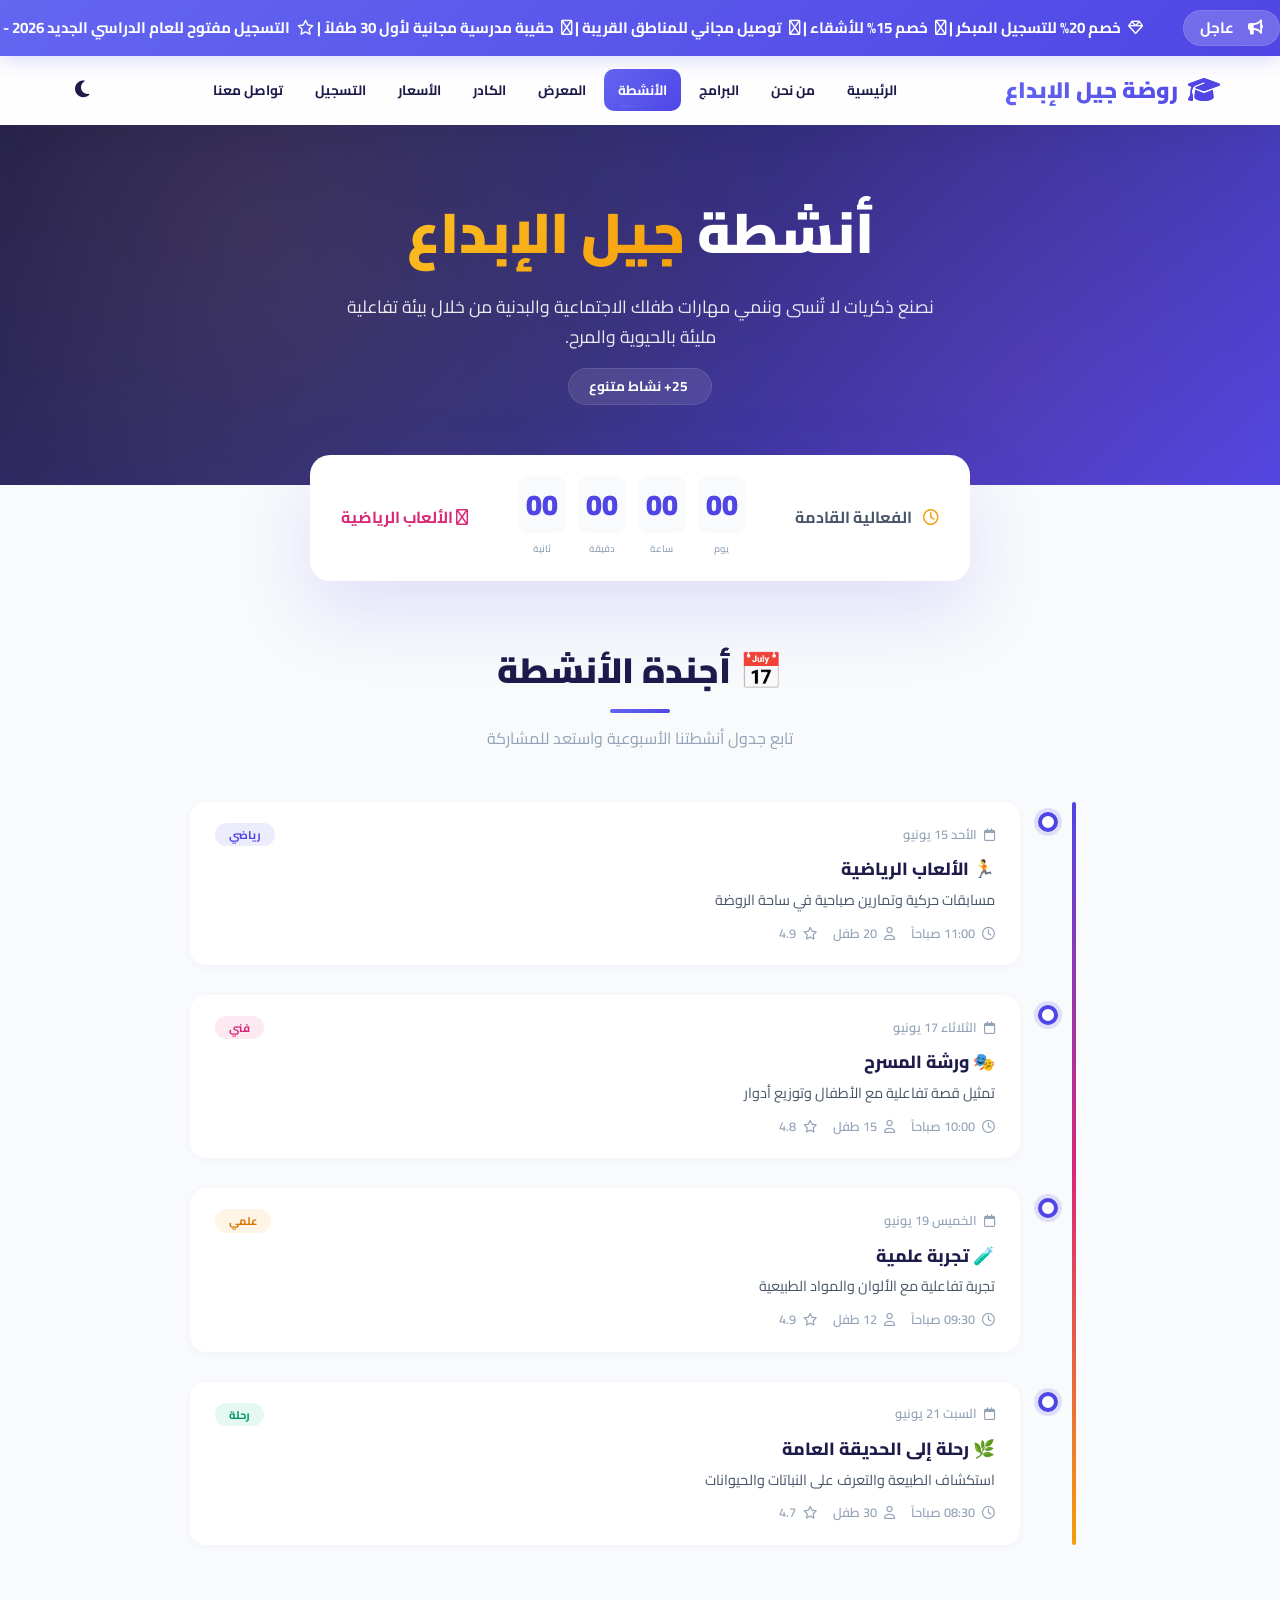
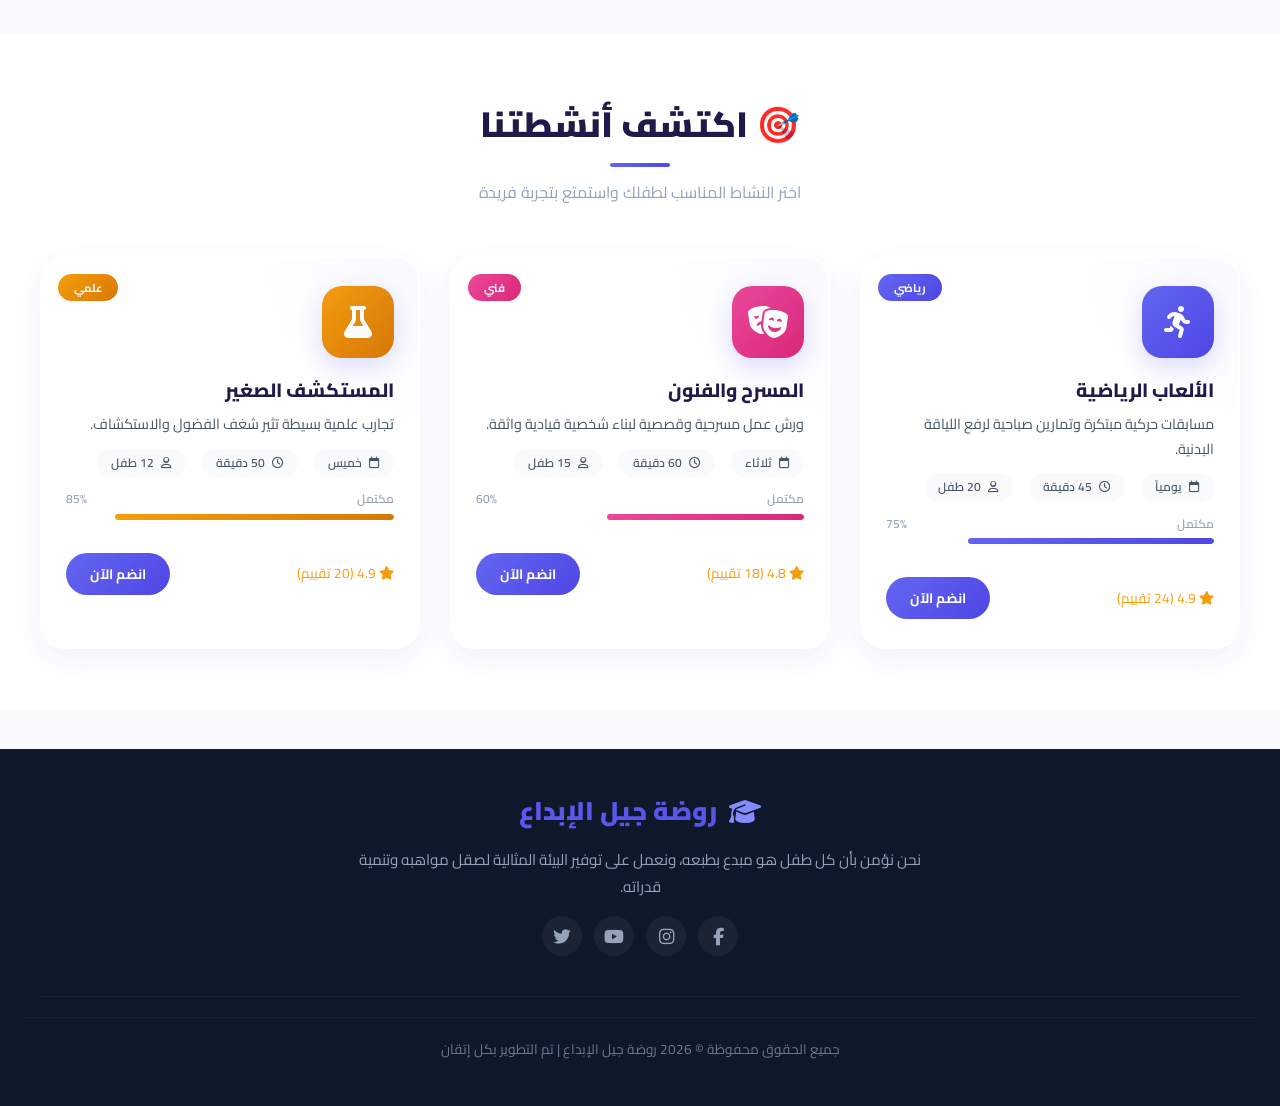
<file: activities.html>
<!DOCTYPE html>
<html lang="ar" dir="rtl">
<head>
    <meta charset="UTF-8">
    <meta name="viewport" content="width=device-width, initial-scale=1.0">
    <title>الأنشطة والفعاليات | روضة جيل الإبداع</title>
    <link rel="stylesheet" href="../css/style.css">
    <link rel="stylesheet" href="https://cdnjs.cloudflare.com/ajax/libs/font-awesome/6.4.0/css/all.min.css">
    <link href="https://fonts.googleapis.com/css2?family=Cairo:wght@400;600;700;800;900&display=swap" rel="stylesheet">
    <style>
        /* ====== إعدادات عامة ====== */
        :root {
            --primary-color: #4f46e5;
            --primary-light: #818cf8;
            --primary-gradient: linear-gradient(135deg, #6366f1 0%, #4f46e5 100%);
            --secondary-color: #db2777;
            --secondary-gradient: linear-gradient(135deg, #ec4899 0%, #db2777 100%);
            --accent-color: #f59e0b;
            --success-color: #10b981;
            --bg-primary: #f8fafc;
            --bg-card: #ffffff;
            --text-primary: #1e1b4b;
            --text-secondary: #475569;
            --text-muted: #94a3b8;
            --glass-border: rgba(255, 255, 255, 0.3);
            --shadow-md: 0 10px 30px rgba(79, 70, 229, 0.08);
            --shadow-lg: 0 20px 60px rgba(79, 70, 229, 0.12);
            --shadow-premium: 0 30px 80px rgba(79, 70, 229, 0.15);
        }

        [data-theme="dark"] {
            --bg-primary: #0f172a;
            --bg-card: #1e293b;
            --text-primary: #f1f5f9;
            --text-secondary: #cbd5e1;
            --text-muted: #94a3b8;
            --glass-border: rgba(255, 255, 255, 0.05);
        }

        * {
            margin: 0;
            padding: 0;
            box-sizing: border-box;
        }

        body {
            font-family: 'Cairo', sans-serif;
            background: var(--bg-primary);
            color: var(--text-primary);
            overflow-x: hidden;
            transition: background 0.3s, color 0.3s;
        }

        /* ====== شريط التقدم ====== */
        .progress-container {
            position: fixed;
            top: 0;
            left: 0;
            width: 100%;
            height: 4px;
            background: transparent;
            z-index: 10000;
        }
        .progress-bar {
            height: 100%;
            background: var(--primary-gradient);
            width: 0%;
            transition: width 0.1s ease;
        }

        /* ====== شريط الإعلانات ====== */
        .urgent-ticker-container {
            background: var(--primary-gradient);
            color: #fff;
            padding: 10px 0;
            overflow: hidden;
            font-weight: 700;
            font-size: 0.95rem;
            z-index: 1000;
        }
        .urgent-ticker-text {
            display: flex;
            align-items: center;
            white-space: nowrap;
            animation: tickerLoop 25s linear infinite;
        }
        @keyframes tickerLoop {
    0% { transform: translateX(-100%); }
    100% { transform: translateX(100%); }
}
        .urgent-badge {
            background: rgba(255, 255, 255, 0.2);
            padding: 4px 16px;
            border-radius: 50px;
            margin-left: 20px;
            display: inline-flex;
            align-items: center;
            gap: 8px;
            flex-shrink: 0;
        }
        .urgent-badge i { margin-left: 6px; }
        .announcement-text {
            display: inline-block;
            padding-right: 20px;
            flex-shrink: 0;
        }
        .announcement-text i { margin-left: 4px; }

        /* ====== الهيدر ====== */
        header {
            background: rgba(255, 255, 255, 0.8);
            backdrop-filter: blur(20px);
            border-bottom: 1px solid var(--glass-border);
            position: sticky;
            top: 0;
            z-index: 999;
            padding: 12px 0;
        }
        nav {
            display: flex;
            justify-content: space-between;
            align-items: center;
            max-width: 1200px;
            margin: 0 auto;
            padding: 0 20px;
            flex-wrap: wrap;
            gap: 10px;
        }
        .logo {
            font-size: 1.4rem;
            font-weight: 900;
            display: flex;
            align-items: center;
            gap: 10px;
            background: var(--primary-gradient);
            -webkit-background-clip: text;
            -webkit-text-fill-color: transparent;
            background-clip: text;
        }
        .logo i {
            -webkit-text-fill-color: initial;
            color: var(--primary-color);
            font-size: 1.6rem;
        }
        nav ul {
            display: flex;
            list-style: none;
            gap: 4px;
            flex-wrap: wrap;
        }
        nav ul li a {
            text-decoration: none;
            color: var(--text-primary);
            font-weight: 700;
            padding: 8px 14px;
            border-radius: 10px;
            font-size: 0.85rem;
            transition: 0.3s;
        }
        nav ul li a:hover, nav ul li a.active {
            background: var(--primary-gradient);
            color: #fff;
        }
        .menu-toggle {
            display: none;
            background: none;
            border: none;
            color: var(--text-primary);
            font-size: 1.5rem;
            cursor: pointer;
            padding: 8px;
        }
        .dark-mode-btn {
            background: none;
            border: none;
            color: var(--text-primary);
            font-size: 1.2rem;
            cursor: pointer;
            padding: 8px 12px;
            border-radius: 50%;
            transition: 0.3s;
        }
        .dark-mode-btn:hover {
            background: rgba(79, 70, 229, 0.1);
        }

        /* ====== هيرو ====== */
        .activities-hero {
            position: relative;
            padding: 60px 24px 80px;
            background: linear-gradient(135deg, #1e1b4b, #312e81, #4f46e5);
            text-align: center;
            color: #fff;
            overflow: hidden;
            min-height: 300px;
        }
        .activities-hero::before {
            content: '';
            position: absolute;
            inset: 0;
            background: 
                radial-gradient(circle at 20% 30%, rgba(251, 191, 36, 0.1) 0%, transparent 50%),
                radial-gradient(circle at 80% 70%, rgba(236, 72, 153, 0.08) 0%, transparent 50%);
        }
        .activities-hero-content {
            position: relative;
            z-index: 2;
        }
        .activities-hero h1 {
            font-size: clamp(2.5rem, 5vw, 3.5rem);
            font-weight: 900;
        }
        .activities-hero h1 span {
            background: linear-gradient(135deg, #fbbf24, #f59e0b);
            -webkit-background-clip: text;
            -webkit-text-fill-color: transparent;
            background-clip: text;
        }
        .activities-hero p {
            opacity: 0.9;
            max-width: 600px;
            margin: 12px auto 0;
            font-size: 1.1rem;
        }
        .activities-hero .hero-tag {
            display: inline-block;
            background: rgba(255, 255, 255, 0.1);
            padding: 6px 20px;
            border-radius: 50px;
            font-size: 0.85rem;
            font-weight: 700;
            margin-top: 16px;
            backdrop-filter: blur(10px);
            border: 1px solid rgba(255, 255, 255, 0.1);
        }

        /* ====== العد التنازلي ====== */
        .countdown-section {
            max-width: 700px;
            margin: -30px auto 0;
            padding: 0 20px;
            position: relative;
            z-index: 10;
        }
        .countdown-box {
            background: var(--bg-card);
            border-radius: 20px;
            padding: 20px 30px;
            box-shadow: var(--shadow-premium);
            border: 1px solid var(--glass-border);
            display: flex;
            align-items: center;
            justify-content: space-between;
            gap: 20px;
            flex-wrap: wrap;
        }
        .countdown-box .countdown-label {
            font-weight: 700;
            color: var(--text-secondary);
        }
        .countdown-box .countdown-label i {
            color: var(--accent-color);
            margin-left: 8px;
        }
        .countdown-box .countdown-timer {
            display: flex;
            gap: 12px;
        }
        .countdown-box .countdown-timer .cd-unit {
            text-align: center;
        }
        .countdown-box .countdown-timer .cd-unit .cd-number {
            display: block;
            font-size: 1.8rem;
            font-weight: 900;
            color: var(--primary-color);
            min-width: 40px;
            background: var(--bg-primary);
            padding: 4px 8px;
            border-radius: 10px;
        }
        .countdown-box .countdown-timer .cd-unit .cd-label {
            font-size: 0.6rem;
            color: var(--text-muted);
            font-weight: 600;
        }
        .countdown-box .countdown-event {
            font-weight: 700;
            color: var(--secondary-color);
        }

        /* ====== الجدول الزمني ====== */
        .timeline-section {
            padding: 60px 24px;
            background: var(--bg-primary);
        }
        .timeline-section .section-header {
            text-align: center;
            margin-bottom: 50px;
        }
        .timeline-section .section-header h2 {
            font-size: 2.2rem;
            font-weight: 900;
            position: relative;
            display: inline-block;
        }
        .timeline-section .section-header h2::after {
            content: '';
            display: block;
            width: 60px;
            height: 4px;
            background: var(--primary-gradient);
            margin: 8px auto 0;
            border-radius: 10px;
        }
        .timeline-section .section-header p {
            color: var(--text-muted);
            margin-top: 12px;
            font-size: 1rem;
        }

        .timeline {
            max-width: 900px;
            margin: 0 auto;
            position: relative;
            padding-right: 40px;
        }
        .timeline::before {
            content: '';
            position: absolute;
            right: 14px;
            top: 0;
            bottom: 0;
            width: 4px;
            background: linear-gradient(to bottom, var(--primary-color), var(--secondary-color), var(--accent-color));
            border-radius: 10px;
        }

        .timeline-item {
            position: relative;
            margin-bottom: 30px;
            padding-right: 30px;
        }
        .timeline-item::before {
            content: '';
            position: absolute;
            right: -8px;
            top: 10px;
            width: 20px;
            height: 20px;
            border-radius: 50%;
            background: var(--bg-card);
            border: 4px solid var(--primary-color);
            box-shadow: 0 0 0 4px rgba(79, 70, 229, 0.15);
            z-index: 2;
            transition: 0.3s;
        }
        .timeline-item:hover::before {
            transform: scale(1.2);
            background: var(--primary-color);
        }
        .timeline-item .tl-content {
            background: var(--bg-card);
            padding: 20px 24px;
            border-radius: 16px;
            border: 1px solid var(--glass-border);
            box-shadow: var(--shadow-sm);
            transition: all 0.4s ease;
        }
        .timeline-item .tl-content:hover {
            transform: translateX(-6px);
            box-shadow: var(--shadow-lg);
        }
        .timeline-item .tl-content .tl-header {
            display: flex;
            justify-content: space-between;
            align-items: center;
            flex-wrap: wrap;
            gap: 10px;
            margin-bottom: 8px;
        }
        .timeline-item .tl-content .tl-header .tl-date {
            font-size: 0.8rem;
            color: var(--text-muted);
            font-weight: 600;
        }
        .timeline-item .tl-content .tl-header .tl-date i {
            margin-left: 4px;
        }
        .timeline-item .tl-content .tl-header .tl-tag {
            padding: 2px 14px;
            border-radius: 50px;
            font-size: 0.7rem;
            font-weight: 700;
        }
        .timeline-item .tl-content h4 {
            font-size: 1.1rem;
            font-weight: 800;
        }
        .timeline-item .tl-content p {
            color: var(--text-secondary);
            font-size: 0.9rem;
            margin-top: 4px;
        }
        .timeline-item .tl-content .tl-meta {
            display: flex;
            gap: 16px;
            margin-top: 10px;
            font-size: 0.8rem;
            color: var(--text-muted);
            font-weight: 600;
            flex-wrap: wrap;
        }
        .timeline-item .tl-content .tl-meta i {
            margin-left: 4px;
        }

        /* ====== بطاقات الأنشطة (أسلوب البوكيمون) ====== */
        .activities-cards {
            padding: 60px 24px;
            background: var(--bg-secondary);
        }
        .activities-cards .section-header {
            text-align: center;
            margin-bottom: 50px;
        }
        .activities-cards .section-header h2 {
            font-size: 2.2rem;
            font-weight: 900;
        }
        .activities-cards .section-header h2::after {
            content: '';
            display: block;
            width: 60px;
            height: 4px;
            background: var(--primary-gradient);
            margin: 8px auto 0;
            border-radius: 10px;
        }
        .activities-cards .section-header p {
            color: var(--text-muted);
            margin-top: 12px;
        }

        .cards-grid {
            display: grid;
            grid-template-columns: repeat(auto-fit, minmax(300px, 1fr));
            gap: 30px;
            max-width: 1200px;
            margin: 0 auto;
        }

        .activity-poke-card {
            background: var(--bg-card);
            border-radius: 24px;
            padding: 28px 24px;
            border: 2px solid var(--glass-border);
            box-shadow: var(--shadow-md);
            transition: all 0.4s cubic-bezier(0.34, 1.56, 0.64, 1);
            position: relative;
            overflow: hidden;
        }
        .activity-poke-card::before {
            content: '';
            position: absolute;
            top: -50%;
            right: -50%;
            width: 100%;
            height: 100%;
            background: radial-gradient(circle, rgba(79, 70, 229, 0.03) 0%, transparent 70%);
            border-radius: 50%;
            transition: 0.5s;
        }
        .activity-poke-card:hover::before {
            transform: scale(1.5);
        }
        .activity-poke-card:hover {
            transform: translateY(-10px) scale(1.02);
            box-shadow: var(--shadow-premium);
            border-color: var(--primary-color);
        }
        .activity-poke-card .card-badge {
            position: absolute;
            top: 16px;
            left: 16px;
            padding: 4px 16px;
            border-radius: 50px;
            font-size: 0.7rem;
            font-weight: 700;
            color: #fff;
        }
        .activity-poke-card .card-icon {
            width: 72px;
            height: 72px;
            border-radius: 20px;
            display: flex;
            align-items: center;
            justify-content: center;
            font-size: 2rem;
            color: #fff;
            margin-bottom: 16px;
            box-shadow: 0 8px 25px rgba(79, 70, 229, 0.2);
            transition: 0.3s;
        }
        .activity-poke-card:hover .card-icon {
            transform: rotate(-8deg) scale(1.05);
        }
        .activity-poke-card h3 {
            font-size: 1.2rem;
            font-weight: 800;
        }
        .activity-poke-card p {
            color: var(--text-secondary);
            font-size: 0.9rem;
            line-height: 1.7;
            margin: 6px 0 12px;
        }
        .activity-poke-card .card-stats {
            display: flex;
            gap: 16px;
            flex-wrap: wrap;
            margin: 12px 0;
        }
        .activity-poke-card .card-stats .stat {
            background: var(--bg-primary);
            padding: 4px 14px;
            border-radius: 50px;
            font-size: 0.75rem;
            font-weight: 600;
            color: var(--text-secondary);
        }
        .activity-poke-card .card-stats .stat i {
            margin-left: 4px;
        }
        .activity-poke-card .card-progress {
            margin-top: 12px;
        }
        .activity-poke-card .card-progress .progress-label {
            display: flex;
            justify-content: space-between;
            font-size: 0.75rem;
            font-weight: 600;
            color: var(--text-muted);
        }
        .activity-poke-card .card-progress .progress-track {
            height: 6px;
            background: var(--glass-border);
            border-radius: 10px;
            overflow: hidden;
            margin-top: 4px;
        }
        .activity-poke-card .card-progress .progress-track .progress-fill {
            height: 100%;
            border-radius: 10px;
            transition: width 1s ease;
        }
        .activity-poke-card .card-footer {
            display: flex;
            justify-content: space-between;
            align-items: center;
            margin-top: 16px;
            padding-top: 16px;
            border-top: 1px solid var(--glass-border);
        }
        .activity-poke-card .card-footer .rating {
            color: var(--accent-color);
            font-size: 0.85rem;
        }
        .activity-poke-card .card-footer .btn-join {
            padding: 8px 24px;
            border: none;
            border-radius: 50px;
            background: var(--primary-gradient);
            color: #fff;
            font-weight: 700;
            font-size: 0.85rem;
            cursor: pointer;
            transition: 0.3s;
        }
        .activity-poke-card .card-footer .btn-join:hover {
            transform: scale(1.05);
            box-shadow: 0 8px 25px rgba(79, 70, 229, 0.3);
        }

        /* ====== الفوتر ====== */
        footer {
            background: #0f172a;
            color: #94a3b8;
            padding: 40px 24px 20px;
            margin-top: 40px;
        }
        .footer-content {
            max-width: 1200px;
            margin: 0 auto;
            text-align: center;
        }
        .footer-logo {
            font-size: 1.6rem;
            font-weight: 900;
            display: flex;
            align-items: center;
            justify-content: center;
            gap: 12px;
            background: var(--primary-gradient);
            -webkit-background-clip: text;
            -webkit-text-fill-color: transparent;
            background-clip: text;
            margin-bottom: 12px;
        }
        .footer-logo i {
            -webkit-text-fill-color: initial;
            color: var(--primary-light);
        }
        .footer-content p {
            max-width: 600px;
            margin: 0 auto 16px;
            font-size: 0.95rem;
        }
        .social-links {
            display: flex;
            justify-content: center;
            gap: 12px;
        }
        .social-links a {
            width: 40px;
            height: 40px;
            border-radius: 50%;
            background: rgba(255, 255, 255, 0.05);
            display: flex;
            align-items: center;
            justify-content: center;
            color: #94a3b8;
            transition: 0.3s;
            text-decoration: none;
        }
        .social-links a:hover {
            background: var(--primary-gradient);
            color: #fff;
            transform: translateY(-4px);
        }
        .footer-bottom {
            text-align: center;
            padding-top: 20px;
            border-top: 1px solid rgba(255, 255, 255, 0.05);
            margin-top: 20px;
            font-size: 0.85rem;
            opacity: 0.7;
        }

        /* ====== تجاوب ====== */
        @media (max-width: 768px) {
            .menu-toggle { display: block; }
            nav ul {
                display: none;
                flex-direction: column;
                width: 100%;
                padding-top: 16px;
                border-top: 1px solid var(--glass-border);
            }
            nav ul.open { display: flex; }
            nav ul li a {
                padding: 10px 20px;
                width: 100%;
                text-align: center;
            }
            .countdown-box {
                flex-direction: column;
                text-align: center;
                padding: 16px 20px;
            }
            .countdown-box .countdown-timer .cd-unit .cd-number {
                font-size: 1.4rem;
                min-width: 30px;
            }
            .timeline { padding-right: 20px; }
            .timeline::before { right: 6px; }
            .timeline-item { padding-right: 20px; }
            .timeline-item::before { right: -4px; width: 16px; height: 16px; }
            .timeline-item .tl-content { padding: 16px; }
            .cards-grid { grid-template-columns: 1fr; max-width: 400px; margin: 0 auto; }
        }

        @media (max-width: 480px) {
            .countdown-box .countdown-timer { gap: 8px; }
            .countdown-box .countdown-timer .cd-unit .cd-number {
                font-size: 1.2rem;
                min-width: 24px;
                padding: 2px 6px;
            }
            .activity-poke-card { padding: 20px 16px; }
        }

        /* ====== الوضع الليلي ====== */
        [data-theme="dark"] .countdown-box {
            background: var(--bg-card);
            border-color: var(--glass-border);
        }
        [data-theme="dark"] .timeline-item .tl-content {
            background: var(--bg-card);
            border-color: var(--glass-border);
        }
        [data-theme="dark"] .activity-poke-card {
            background: var(--bg-card);
            border-color: var(--glass-border);
        }
        [data-theme="dark"] header {
            background: rgba(15, 23, 42, 0.85);
        }
        [data-theme="dark"] .countdown-box .countdown-timer .cd-unit .cd-number {
            background: var(--bg-primary);
        }
        [data-theme="dark"] .activity-poke-card .card-stats .stat {
            background: var(--bg-primary);
        }
    </style>
</head>
<body>

    <div class="progress-container">
        <div class="progress-bar" id="progressBar"></div>
    </div>

    <!-- ====== شريط الإعلانات ====== -->
    <div class="urgent-ticker-container" role="alert" aria-live="assertive">
        <div class="urgent-ticker-text">
            <span class="urgent-badge"><i class="fa-solid fa-bullhorn"></i> عاجل</span>
            <span class="announcement-text">
                <i class="fa-regular fa-gem"></i> خصم 20% للتسجيل المبكر |
                <i class="fa-regular fa-users"></i> خصم 15% للأشقاء |
                <i class="fa-regular fa-bus"></i> توصيل مجاني للمناطق القريبة |
                <i class="fa-regular fa-gift"></i> حقيبة مدرسية مجانية لأول 30 طفلاً |
                <i class="fa-regular fa-star"></i> التسجيل مفتوح للعام الدراسي الجديد 2026 - 2027
            </span>
        </div>
    </div>

    <!-- ====== الهيدر ====== -->
    <header>
        <nav>
            <div class="logo">
                <i class="fa-solid fa-graduation-cap"></i>
                <span>روضة جيل الإبداع</span>
            </div>
            <button class="menu-toggle" id="menuToggle" aria-label="فتح القائمة">
                <i class="fas fa-bars"></i>
            </button>
            <ul id="navMenu">
                <li><a href="index.html">الرئيسية</a></li>
                <li><a href="about.html">من نحن</a></li>
                <li><a href="programs.html">البرامج</a></li>
                <li><a href="activities.html" class="active">الأنشطة</a></li>
                <li><a href="gallery.html">المعرض</a></li>
                <li><a href="staff.html">الكادر</a></li>
                <li><a href="pricing.html">الأسعار</a></li>
                <li><a href="registration.html">التسجيل</a></li>
                <li><a href="contact.html">تواصل معنا</a></li>
            </ul>
            <button id="darkModeToggle" class="dark-mode-btn" aria-label="تبديل الوضع الليلي">
                <i class="fas fa-moon"></i>
            </button>
        </nav>
    </header>

    <main>
        <!-- ====== هيرو ====== -->
        <section class="activities-hero">
            <div class="activities-hero-content">
                <h1>أنشطة <span>جيل الإبداع</span></h1>
                <p>نصنع ذكريات لا تُنسى وننمي مهارات طفلك الاجتماعية والبدنية من خلال بيئة تفاعلية مليئة بالحيوية والمرح.</p>
                <span class="hero-tag"><i class="fa-regular fa-calendar-circle-plus"></i> 25+ نشاط متنوع</span>
            </div>
        </section>

        <!-- ====== العد التنازلي ====== -->
        <div class="countdown-section">
            <div class="countdown-box">
                <div class="countdown-label">
                    <i class="fa-regular fa-clock"></i>
                    الفعالية القادمة
                </div>
                <div class="countdown-timer" id="countdownTimer">
                    <div class="cd-unit">
                        <span class="cd-number" id="cdDays">00</span>
                        <span class="cd-label">يوم</span>
                    </div>
                    <div class="cd-unit">
                        <span class="cd-number" id="cdHours">00</span>
                        <span class="cd-label">ساعة</span>
                    </div>
                    <div class="cd-unit">
                        <span class="cd-number" id="cdMinutes">00</span>
                        <span class="cd-label">دقيقة</span>
                    </div>
                    <div class="cd-unit">
                        <span class="cd-number" id="cdSeconds">00</span>
                        <span class="cd-label">ثانية</span>
                    </div>
                </div>
                <div class="countdown-event">
                    <i class="fa-regular fa-running"></i> الألعاب الرياضية
                </div>
            </div>
        </div>

        <!-- ====== الجدول الزمني ====== -->
        <section class="timeline-section">
            <div class="section-header">
                <h2>📅 أجندة الأنشطة</h2>
                <p>تابع جدول أنشطتنا الأسبوعية واستعد للمشاركة</p>
            </div>

            <div class="timeline">
                <div class="timeline-item">
                    <div class="tl-content">
                        <div class="tl-header">
                            <span class="tl-date"><i class="fa-regular fa-calendar"></i> الأحد 15 يونيو</span>
                            <span class="tl-tag" style="background:rgba(79,70,229,0.1);color:#4f46e5;">رياضي</span>
                        </div>
                        <h4>🏃 الألعاب الرياضية</h4>
                        <p>مسابقات حركية وتمارين صباحية في ساحة الروضة</p>
                        <div class="tl-meta">
                            <span><i class="fa-regular fa-clock"></i> 11:00 صباحاً</span>
                            <span><i class="fa-regular fa-user"></i> 20 طفل</span>
                            <span><i class="fa-regular fa-star"></i> 4.9</span>
                        </div>
                    </div>
                </div>

                <div class="timeline-item">
                    <div class="tl-content">
                        <div class="tl-header">
                            <span class="tl-date"><i class="fa-regular fa-calendar"></i> الثلاثاء 17 يونيو</span>
                            <span class="tl-tag" style="background:rgba(219,39,119,0.1);color:#db2777;">فني</span>
                        </div>
                        <h4>🎭 ورشة المسرح</h4>
                        <p>تمثيل قصة تفاعلية مع الأطفال وتوزيع أدوار</p>
                        <div class="tl-meta">
                            <span><i class="fa-regular fa-clock"></i> 10:00 صباحاً</span>
                            <span><i class="fa-regular fa-user"></i> 15 طفل</span>
                            <span><i class="fa-regular fa-star"></i> 4.8</span>
                        </div>
                    </div>
                </div>

                <div class="timeline-item">
                    <div class="tl-content">
                        <div class="tl-header">
                            <span class="tl-date"><i class="fa-regular fa-calendar"></i> الخميس 19 يونيو</span>
                            <span class="tl-tag" style="background:rgba(245,158,11,0.1);color:#d97706;">علمي</span>
                        </div>
                        <h4>🧪 تجربة علمية</h4>
                        <p>تجربة تفاعلية مع الألوان والمواد الطبيعية</p>
                        <div class="tl-meta">
                            <span><i class="fa-regular fa-clock"></i> 09:30 صباحاً</span>
                            <span><i class="fa-regular fa-user"></i> 12 طفل</span>
                            <span><i class="fa-regular fa-star"></i> 4.9</span>
                        </div>
                    </div>
                </div>

                <div class="timeline-item">
                    <div class="tl-content">
                        <div class="tl-header">
                            <span class="tl-date"><i class="fa-regular fa-calendar"></i> السبت 21 يونيو</span>
                            <span class="tl-tag" style="background:rgba(16,185,129,0.1);color:#059669;">رحلة</span>
                        </div>
                        <h4>🌿 رحلة إلى الحديقة العامة</h4>
                        <p>استكشاف الطبيعة والتعرف على النباتات والحيوانات</p>
                        <div class="tl-meta">
                            <span><i class="fa-regular fa-clock"></i> 08:30 صباحاً</span>
                            <span><i class="fa-regular fa-user"></i> 30 طفل</span>
                            <span><i class="fa-regular fa-star"></i> 4.7</span>
                        </div>
                    </div>
                </div>
            </div>
        </section>

        <!-- ====== بطاقات الأنشطة ====== -->
        <section class="activities-cards">
            <div class="section-header">
                <h2>🎯 اكتشف أنشطتنا</h2>
                <p>اختر النشاط المناسب لطفلك واستمتع بتجربة فريدة</p>
            </div>

            <div class="cards-grid">

                <!-- بطاقة 1 -->
                <div class="activity-poke-card">
                    <span class="card-badge" style="background: linear-gradient(135deg, #6366f1, #4f46e5);">رياضي</span>
                    <div class="card-icon" style="background: linear-gradient(135deg, #6366f1, #4f46e5);">
                        <i class="fa-solid fa-running"></i>
                    </div>
                    <h3>الألعاب الرياضية</h3>
                    <p>مسابقات حركية مبتكرة وتمارين صباحية لرفع اللياقة البدنية.</p>
                    <div class="card-stats">
                        <span class="stat"><i class="fa-regular fa-calendar"></i> يومياً</span>
                        <span class="stat"><i class="fa-regular fa-clock"></i> 45 دقيقة</span>
                        <span class="stat"><i class="fa-regular fa-user"></i> 20 طفل</span>
                    </div>
                    <div class="card-progress">
                        <div class="progress-label">
                            <span>مكتمل</span>
                            <span>75%</span>
                        </div>
                        <div class="progress-track">
                            <div class="progress-fill" style="width: 75%; background: linear-gradient(135deg, #6366f1, #4f46e5);"></div>
                        </div>
                    </div>
                    <div class="card-footer">
                        <span class="rating"><i class="fa-solid fa-star"></i> 4.9 (24 تقييم)</span>
                        <button class="btn-join">انضم الآن</button>
                    </div>
                </div>

                <!-- بطاقة 2 -->
                <div class="activity-poke-card">
                    <span class="card-badge" style="background: linear-gradient(135deg, #ec4899, #db2777);">فني</span>
                    <div class="card-icon" style="background: linear-gradient(135deg, #ec4899, #db2777);">
                        <i class="fa-solid fa-masks-theater"></i>
                    </div>
                    <h3>المسرح والفنون</h3>
                    <p>ورش عمل مسرحية وقصصية لبناء شخصية قيادية واثقة.</p>
                    <div class="card-stats">
                        <span class="stat"><i class="fa-regular fa-calendar"></i> ثلاثاء</span>
                        <span class="stat"><i class="fa-regular fa-clock"></i> 60 دقيقة</span>
                        <span class="stat"><i class="fa-regular fa-user"></i> 15 طفل</span>
                    </div>
                    <div class="card-progress">
                        <div class="progress-label">
                            <span>مكتمل</span>
                            <span>60%</span>
                        </div>
                        <div class="progress-track">
                            <div class="progress-fill" style="width: 60%; background: linear-gradient(135deg, #ec4899, #db2777);"></div>
                        </div>
                    </div>
                    <div class="card-footer">
                        <span class="rating"><i class="fa-solid fa-star"></i> 4.8 (18 تقييم)</span>
                        <button class="btn-join">انضم الآن</button>
                    </div>
                </div>

                <!-- بطاقة 3 -->
                <div class="activity-poke-card">
                    <span class="card-badge" style="background: linear-gradient(135deg, #f59e0b, #d97706);">علمي</span>
                    <div class="card-icon" style="background: linear-gradient(135deg, #f59e0b, #d97706);">
                        <i class="fa-solid fa-flask"></i>
                    </div>
                    <h3>المستكشف الصغير</h3>
                    <p>تجارب علمية بسيطة تثير شغف الفضول والاستكشاف.</p>
                    <div class="card-stats">
                        <span class="stat"><i class="fa-regular fa-calendar"></i> خميس</span>
                        <span class="stat"><i class="fa-regular fa-clock"></i> 50 دقيقة</span>
                        <span class="stat"><i class="fa-regular fa-user"></i> 12 طفل</span>
                    </div>
                    <div class="card-progress">
                        <div class="progress-label">
                            <span>مكتمل</span>
                            <span>85%</span>
                        </div>
                        <div class="progress-track">
                            <div class="progress-fill" style="width: 85%; background: linear-gradient(135deg, #f59e0b, #d97706);"></div>
                        </div>
                    </div>
                    <div class="card-footer">
                        <span class="rating"><i class="fa-solid fa-star"></i> 4.9 (20 تقييم)</span>
                        <button class="btn-join">انضم الآن</button>
                    </div>
                </div>

            </div>
        </section>
    </main>

    <!-- ====== الفوتر ====== -->
    <footer>
        <div class="footer-content">
            <div class="footer-logo">
                <i class="fa-solid fa-graduation-cap"></i>
                <span>روضة جيل الإبداع</span>
            </div>
            <p>نحن نؤمن بأن كل طفل هو مبدع بطبعه، ونعمل على توفير البيئة المثالية لصقل مواهبه وتنمية قدراته.</p>
            <div class="social-links">
                <a href="#" aria-label="فيسبوك"><i class="fab fa-facebook-f"></i></a>
                <a href="#" aria-label="إنستغرام"><i class="fab fa-instagram"></i></a>
                <a href="#" aria-label="يوتيوب"><i class="fab fa-youtube"></i></a>
                <a href="#" aria-label="تويتر"><i class="fab fa-twitter"></i></a>
            </div>
        </div>
        <div class="footer-bottom">
            <p>جميع الحقوق محفوظة &copy; 2026 روضة جيل الإبداع | تم التطوير بكل إتقان</p>
        </div>
    </footer>

    <script src="../js/app.js"></script>
    <script>
        // ================================================================
        //  سكريبت صفحة الأنشطة
        // ================================================================
        (function() {
            'use strict';

            // ====== 1. شريط التقدم ======
            var progressBar = document.getElementById('progressBar');
            if (progressBar) {
                window.addEventListener('scroll', function() {
                    var scrollTop = window.scrollY;
                    var docHeight = document.documentElement.scrollHeight - window.innerHeight;
                    var progress = (scrollTop / docHeight) * 100;
                    progressBar.style.width = progress + '%';
                });
            }

            // ====== 2. الوضع الليلي ======
            var darkToggle = document.getElementById('darkModeToggle');
            var currentTheme = localStorage.getItem('theme') || 'light';
            document.documentElement.setAttribute('data-theme', currentTheme);

            if (darkToggle) {
                var icon = darkToggle.querySelector('i');
                if (currentTheme === 'dark') {
                    icon.className = 'fas fa-sun';
                } else {
                    icon.className = 'fas fa-moon';
                }

                darkToggle.addEventListener('click', function() {
                    var theme = document.documentElement.getAttribute('data-theme');
                    var newTheme = theme === 'dark' ? 'light' : 'dark';
                    document.documentElement.setAttribute('data-theme', newTheme);
                    localStorage.setItem('theme', newTheme);
                    if (newTheme === 'dark') {
                        icon.className = 'fas fa-sun';
                    } else {
                        icon.className = 'fas fa-moon';
                    }
                });
            }

            // ====== 3. زر القائمة المتنقلة ======
            var menuToggle = document.getElementById('menuToggle');
            var navMenu = document.getElementById('navMenu');
            if (menuToggle && navMenu) {
                menuToggle.addEventListener('click', function() {
                    navMenu.classList.toggle('open');
                });
            }

            // ====== 4. العد التنازلي ======
            function startCountdown() {
                var target = new Date('2026-06-15T11:00:00').getTime();

                function update() {
                    var now = new Date().getTime();
                    var diff = target - now;

                    if (diff <= 0) {
                        document.getElementById('cdDays').textContent = '00';
                        document.getElementById('cdHours').textContent = '00';
                        document.getElementById('cdMinutes').textContent = '00';
                        document.getElementById('cdSeconds').textContent = '00';
                        return;
                    }

                    var days = Math.floor(diff / (1000 * 60 * 60 * 24));
                    var hours = Math.floor((diff % (1000 * 60 * 60 * 24)) / (1000 * 60 * 60));
                    var minutes = Math.floor((diff % (1000 * 60 * 60)) / (1000 * 60));
                    var seconds = Math.floor((diff % (1000 * 60)) / 1000);

                    document.getElementById('cdDays').textContent = String(days).padStart(2, '0');
                    document.getElementById('cdHours').textContent = String(hours).padStart(2, '0');
                    document.getElementById('cdMinutes').textContent = String(minutes).padStart(2, '0');
                    document.getElementById('cdSeconds').textContent = String(seconds).padStart(2, '0');
                }

                update();
                setInterval(update, 1000);
            }
            startCountdown();

            // ====== 5. تأثيرات الظهور ======
            var appearElements = document.querySelectorAll('.timeline-item, .activity-poke-card');

            var appearObserver = new IntersectionObserver(function(entries) {
                entries.forEach(function(entry, index) {
                    if (entry.isIntersecting) {
                        setTimeout(function() {
                            entry.target.style.opacity = '1';
                            entry.target.style.transform = 'translateY(0)';
                        }, index * 150);
                        appearObserver.unobserve(entry.target);
                    }
                });
            }, { threshold: 0.1 });

            appearElements.forEach(function(el) {
                el.style.opacity = '0';
                el.style.transform = 'translateY(40px)';
                el.style.transition = 'opacity 0.6s ease, transform 0.6s cubic-bezier(0.34, 1.56, 0.64, 1)';
                appearObserver.observe(el);
            });

            console.log('✅ صفحة الأنشطة - التصميم الجديد جاهز!');
        })();
        // ====== الوضع الليلي ======
(function() {
    var toggleBtn = document.getElementById('darkModeToggle');
    var currentTheme = localStorage.getItem('theme') || 'light';

    // تطبيق الثيم المحفوظ
    document.documentElement.setAttribute('data-theme', currentTheme);

    if (toggleBtn) {
        var icon = toggleBtn.querySelector('i');
        updateIcon(currentTheme);

        toggleBtn.addEventListener('click', function() {
            var theme = document.documentElement.getAttribute('data-theme');
            var newTheme = theme === 'dark' ? 'light' : 'dark';

            document.documentElement.setAttribute('data-theme', newTheme);
            localStorage.setItem('theme', newTheme);
            updateIcon(newTheme);
        });
    }

    function updateIcon(theme) {
        var icon = document.querySelector('#darkModeToggle i');
        if (icon) {
            if (theme === 'dark') {
                icon.className = 'fas fa-sun';
            } else {
                icon.className = 'fas fa-moon';
            }
        }
    }
})();
    </script>

</body>
</html>
</file>
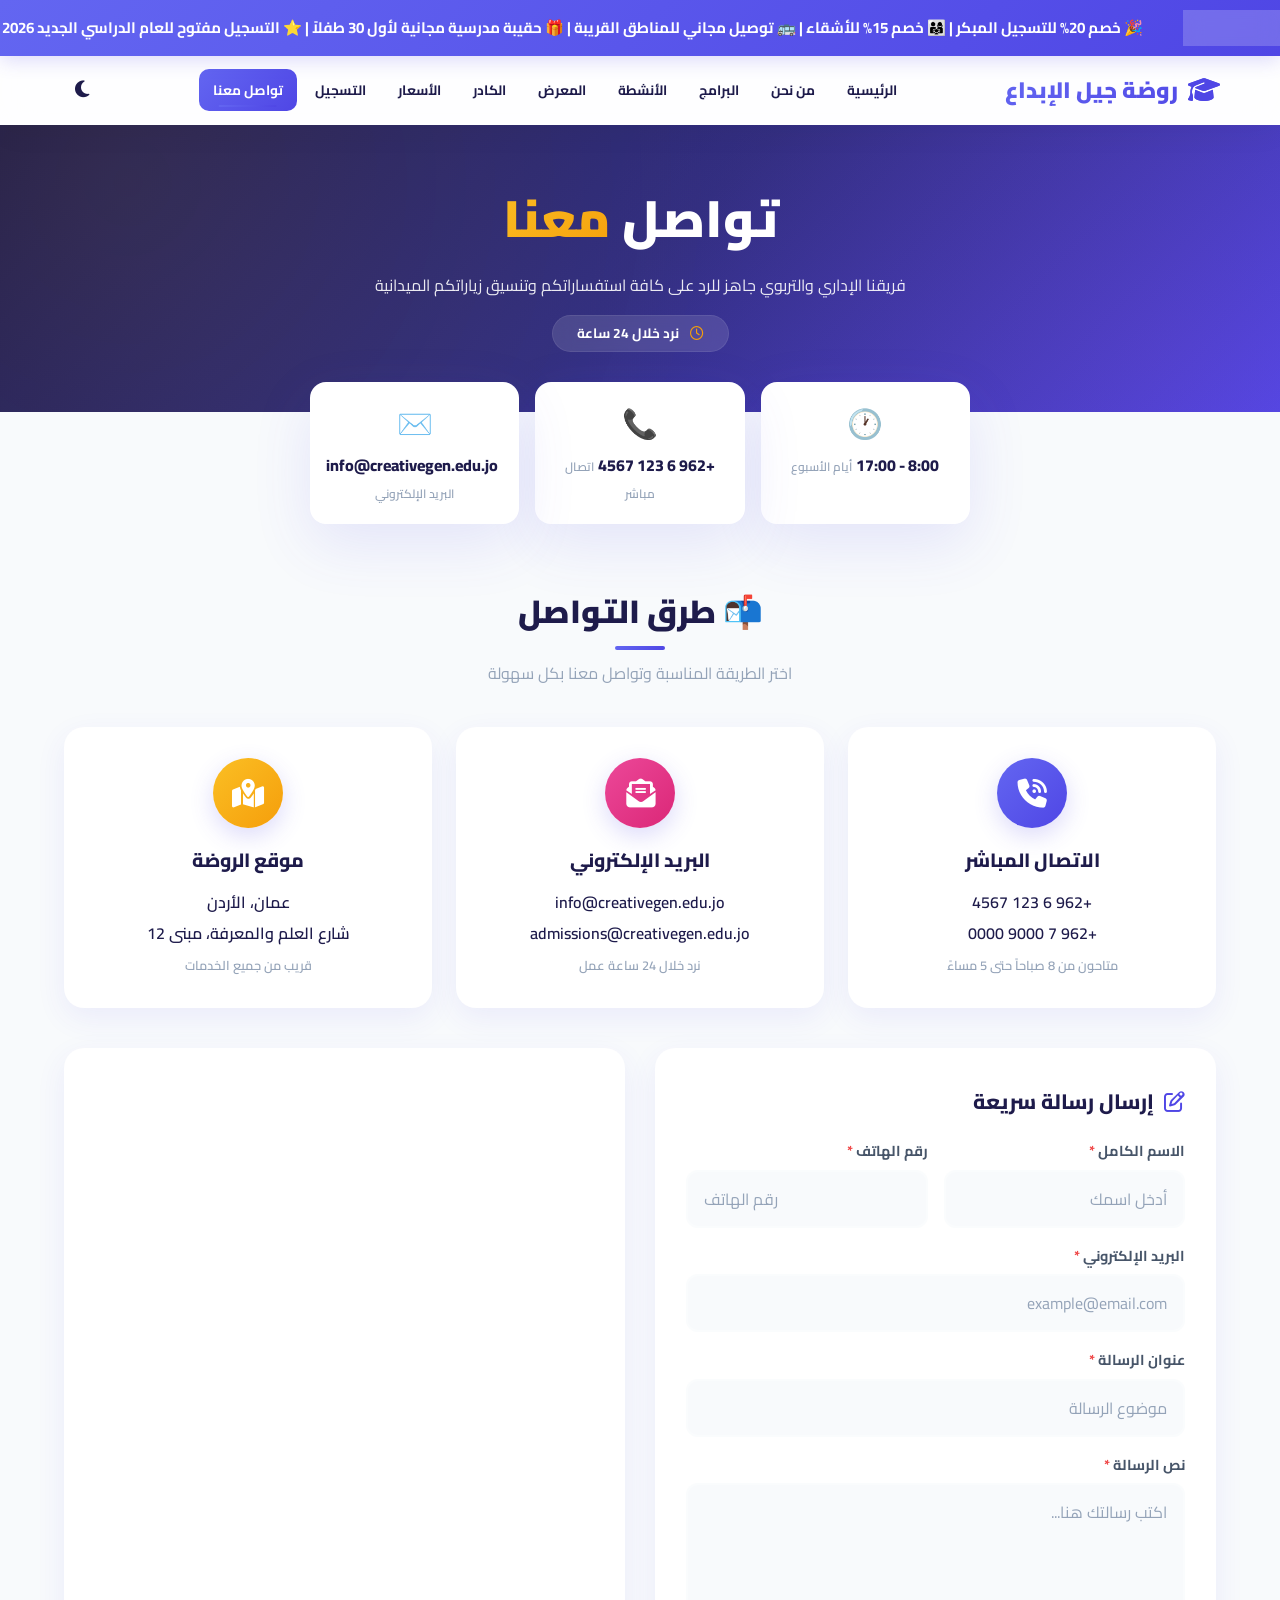
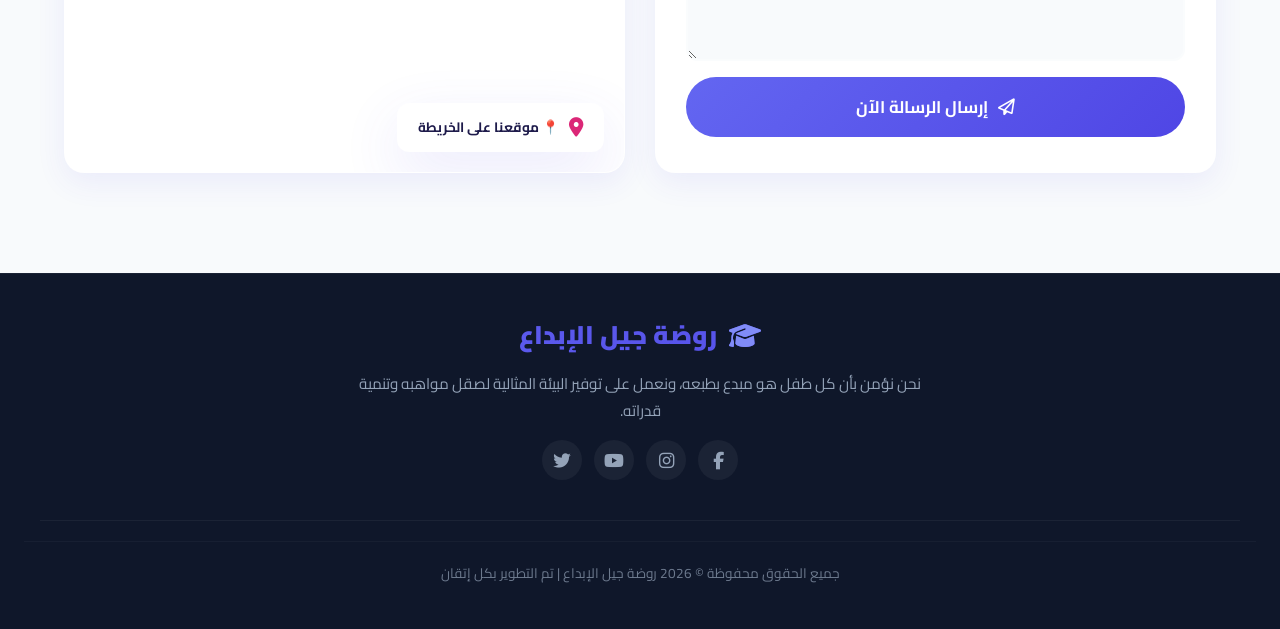
<file: contact.html>
<!DOCTYPE html>
<html lang="ar" dir="rtl">
<head>
    <meta charset="UTF-8">
    <meta name="viewport" content="width=device-width, initial-scale=1.0">
    <title>تواصل معنا | روضة جيل الإبداع</title>
    <link rel="stylesheet" href="../css/style.css">
    <link rel="stylesheet" href="https://cdnjs.cloudflare.com/ajax/libs/font-awesome/6.4.0/css/all.min.css">
    <link href="https://fonts.googleapis.com/css2?family=Cairo:wght@400;600;700;800;900&display=swap" rel="stylesheet">
    <style>
        /* ====== إعدادات عامة ====== */
        :root {
            --primary-color: #4f46e5;
            --primary-light: #818cf8;
            --primary-gradient: linear-gradient(135deg, #6366f1 0%, #4f46e5 100%);
            --secondary-color: #db2777;
            --secondary-gradient: linear-gradient(135deg, #ec4899 0%, #db2777 100%);
            --accent-color: #f59e0b;
            --success-color: #10b981;
            --bg-primary: #f8fafc;
            --bg-card: #ffffff;
            --text-primary: #1e1b4b;
            --text-secondary: #475569;
            --text-muted: #94a3b8;
            --glass-border: rgba(255, 255, 255, 0.3);
            --shadow-md: 0 10px 30px rgba(79, 70, 229, 0.08);
            --shadow-lg: 0 20px 60px rgba(79, 70, 229, 0.12);
            --shadow-premium: 0 30px 80px rgba(79, 70, 229, 0.15);
        }

        [data-theme="dark"] {
            --bg-primary: #0f172a;
            --bg-card: #1e293b;
            --text-primary: #f1f5f9;
            --text-secondary: #cbd5e1;
            --text-muted: #94a3b8;
            --glass-border: rgba(255, 255, 255, 0.05);
        }

        * {
            margin: 0;
            padding: 0;
            box-sizing: border-box;
        }

        body {
            font-family: 'Cairo', sans-serif;
            background: var(--bg-primary);
            color: var(--text-primary);
            overflow-x: hidden;
            transition: background 0.3s, color 0.3s;
        }

        /* ====== شريط التقدم ====== */
        .progress-container {
            position: fixed;
            top: 0;
            left: 0;
            width: 100%;
            height: 4px;
            background: transparent;
            z-index: 10000;
        }
        .progress-bar {
            height: 100%;
            background: var(--primary-gradient);
            width: 0%;
            transition: width 0.1s ease;
        }

        /* ====== شريط الإعلانات ====== */
        .urgent-ticker-container {
            background: var(--primary-gradient);
            color: #fff;
            padding: 10px 0;
            overflow: hidden;
            font-weight: 700;
            font-size: 0.95rem;
            z-index: 1000;
        }
        .urgent-ticker-text {
            display: flex;
            align-items: center;
            white-space: nowrap;
            animation: tickerLoop 25s linear infinite;
        }
          @keyframes tickerLoop {
    0% { transform: translateX(-100%); }
    100% { transform: translateX(100%); }
}
        .urgent-badge {
            background: rgba(255, 255, 255, 0.2);
            padding: 4px 16px;
            border-radius: 50px;
            margin-left: 20px;
            display: inline-flex;
            align-items: center;
            gap: 8px;
            flex-shrink: 0;
        }
        .urgent-badge i { margin-left: 6px; }
        .announcement-text {
            display: inline-block;
            padding-right: 20px;
            flex-shrink: 0;
        }
        .announcement-text i { margin-left: 4px; }

        /* ====== الهيدر ====== */
        header {
            background: rgba(255, 255, 255, 0.8);
            backdrop-filter: blur(20px);
            border-bottom: 1px solid var(--glass-border);
            position: sticky;
            top: 0;
            z-index: 999;
            padding: 12px 0;
            transition: 0.3s;
        }
        header.scrolled {
            box-shadow: 0 10px 40px rgba(0, 0, 0, 0.08);
        }
        nav {
            display: flex;
            justify-content: space-between;
            align-items: center;
            max-width: 1200px;
            margin: 0 auto;
            padding: 0 20px;
            flex-wrap: wrap;
            gap: 10px;
        }
        .logo {
            font-size: 1.4rem;
            font-weight: 900;
            display: flex;
            align-items: center;
            gap: 10px;
            background: var(--primary-gradient);
            -webkit-background-clip: text;
            -webkit-text-fill-color: transparent;
            background-clip: text;
        }
        .logo i {
            -webkit-text-fill-color: initial;
            color: var(--primary-color);
            font-size: 1.6rem;
        }
        nav ul {
            display: flex;
            list-style: none;
            gap: 4px;
            flex-wrap: wrap;
        }
        nav ul li a {
            text-decoration: none;
            color: var(--text-primary);
            font-weight: 700;
            padding: 8px 14px;
            border-radius: 10px;
            font-size: 0.85rem;
            transition: 0.3s;
        }
        nav ul li a:hover, nav ul li a.active {
            background: var(--primary-gradient);
            color: #fff;
        }
        .menu-toggle {
            display: none;
            background: none;
            border: none;
            color: var(--text-primary);
            font-size: 1.5rem;
            cursor: pointer;
            padding: 8px;
            transition: 0.3s;
        }
        .menu-toggle:hover {
            color: var(--primary-color);
        }
        .dark-mode-btn {
            background: none;
            border: none;
            color: var(--text-primary);
            font-size: 1.2rem;
            cursor: pointer;
            padding: 8px 12px;
            border-radius: 50%;
            transition: 0.3s;
        }
        .dark-mode-btn:hover {
            background: rgba(79, 70, 229, 0.1);
        }

        /* ====== هيرو التواصل ====== */
        .contact-hero {
            position: relative;
            padding: 50px 24px 60px;
            background: linear-gradient(135deg, #1e1b4b, #312e81, #4f46e5);
            text-align: center;
            color: #fff;
            overflow: hidden;
        }
        .contact-hero::before {
            content: '';
            position: absolute;
            inset: 0;
            background: 
                radial-gradient(circle at 10% 20%, rgba(251, 191, 36, 0.08) 0%, transparent 50%),
                radial-gradient(circle at 90% 80%, rgba(236, 72, 153, 0.06) 0%, transparent 50%);
        }
        .contact-hero-content {
            position: relative;
            z-index: 2;
        }
        .contact-hero h1 {
            font-size: clamp(2.2rem, 4vw, 3.2rem);
            font-weight: 900;
        }
        .contact-hero h1 span {
            background: linear-gradient(135deg, #fbbf24, #f59e0b);
            -webkit-background-clip: text;
            -webkit-text-fill-color: transparent;
            background-clip: text;
        }
        .contact-hero p {
            opacity: 0.9;
            max-width: 550px;
            margin: 10px auto 0;
            font-size: 1rem;
        }
        .contact-hero .hero-badge {
            display: inline-block;
            background: rgba(255, 255, 255, 0.12);
            padding: 6px 24px;
            border-radius: 50px;
            font-size: 0.85rem;
            font-weight: 700;
            margin-top: 16px;
            backdrop-filter: blur(10px);
            border: 1px solid rgba(255, 255, 255, 0.08);
        }
        .contact-hero .hero-badge i {
            color: var(--accent-color);
            margin-left: 8px;
        }

        /* ====== ساعات العمل ====== */
        .working-hours {
            display: grid;
            grid-template-columns: repeat(auto-fit, minmax(200px, 1fr));
            gap: 16px;
            max-width: 700px;
            margin: -30px auto 0;
            position: relative;
            z-index: 10;
            padding: 0 20px;
        }
        .hours-item {
            background: var(--bg-card);
            padding: 16px 20px;
            border-radius: 16px;
            text-align: center;
            box-shadow: var(--shadow-lg);
            border: 1px solid var(--glass-border);
            transition: all 0.4s cubic-bezier(0.34, 1.56, 0.64, 1);
        }
        .hours-item:hover {
            transform: translateY(-6px) scale(1.02);
            box-shadow: var(--shadow-premium);
        }
        .hours-item .hours-icon {
            font-size: 1.8rem;
            display: block;
            margin-bottom: 4px;
        }
        .hours-item .hours-label {
            font-size: 0.75rem;
            color: var(--text-muted);
            font-weight: 600;
        }
        .hours-item .hours-time {
            font-size: 1rem;
            font-weight: 800;
            color: var(--text-primary);
        }

        /* ====== معلومات التواصل ====== */
        .contact-section {
            padding: 60px 24px;
            max-width: 1200px;
            margin: 0 auto;
        }
        .contact-section .section-header {
            text-align: center;
            margin-bottom: 40px;
        }
        .contact-section .section-header h2 {
            font-size: 2rem;
            font-weight: 900;
            position: relative;
            display: inline-block;
        }
        .contact-section .section-header h2::after {
            content: '';
            display: block;
            width: 50px;
            height: 4px;
            background: var(--primary-gradient);
            margin: 8px auto 0;
            border-radius: 10px;
        }
        .contact-section .section-header p {
            color: var(--text-muted);
            margin-top: 10px;
        }

        .contact-info-grid {
            display: grid;
            grid-template-columns: repeat(auto-fit, minmax(250px, 1fr));
            gap: 24px;
            margin-bottom: 40px;
        }
        .contact-info-item {
            background: var(--bg-card);
            padding: 30px 24px;
            border-radius: 20px;
            text-align: center;
            border: 1px solid var(--glass-border);
            box-shadow: var(--shadow-md);
            transition: all 0.4s cubic-bezier(0.34, 1.56, 0.64, 1);
        }
        .contact-info-item:hover {
            transform: translateY(-8px);
            box-shadow: var(--shadow-premium);
        }
        .contact-info-item .contact-icon {
            width: 70px;
            height: 70px;
            border-radius: 50%;
            display: flex;
            align-items: center;
            justify-content: center;
            font-size: 1.8rem;
            color: #fff;
            margin: 0 auto 16px;
            box-shadow: 0 8px 25px rgba(79, 70, 229, 0.2);
            transition: 0.3s;
        }
        .contact-info-item:hover .contact-icon {
            transform: scale(1.05) rotate(-5deg);
        }
        .contact-info-item h3 {
            font-size: 1.2rem;
            font-weight: 800;
        }
        .contact-info-item .contact-detail {
            font-weight: 600;
            color: var(--text-primary);
            font-size: 1rem;
            margin: 4px 0;
        }
        .contact-info-item .contact-note {
            display: block;
            font-size: 0.8rem;
            color: var(--text-muted);
            margin-top: 8px;
            font-weight: 600;
        }

        /* ====== نموذج التواصل ====== */
        .contact-form-map {
            display: grid;
            grid-template-columns: 1fr 1fr;
            gap: 30px;
            margin-top: 20px;
        }
        .contact-form-wrapper {
            background: var(--bg-card);
            padding: 35px 30px;
            border-radius: 20px;
            border: 1px solid var(--glass-border);
            box-shadow: var(--shadow-md);
        }
        .contact-form-wrapper h3 {
            font-size: 1.3rem;
            font-weight: 800;
            margin-bottom: 20px;
            display: flex;
            align-items: center;
            gap: 10px;
        }
        .contact-form-wrapper h3 i {
            color: var(--primary-color);
        }

        .form-grid {
            display: grid;
            grid-template-columns: 1fr 1fr;
            gap: 16px;
        }
        .form-group {
            display: flex;
            flex-direction: column;
            gap: 6px;
        }
        .form-group.full-width {
            grid-column: 1 / -1;
        }
        .form-group label {
            font-weight: 700;
            color: var(--text-secondary);
            font-size: 0.9rem;
        }
        .form-group .required {
            color: #ef4444;
        }
        .form-group input,
        .form-group textarea {
            padding: 12px 16px;
            border: 2px solid var(--glass-border);
            border-radius: 12px;
            font-family: inherit;
            background: var(--bg-primary);
            color: var(--text-primary);
            transition: all 0.3s ease;
            font-size: 1rem;
            width: 100%;
        }
        .form-group input:focus,
        .form-group textarea:focus {
            outline: none;
            border-color: var(--primary-color);
            box-shadow: 0 0 0 4px rgba(79, 70, 229, 0.1);
        }
        .form-group input::placeholder,
        .form-group textarea::placeholder {
            color: var(--text-muted);
        }
        .form-group .error-message {
            display: none;
            color: #ef4444;
            font-size: 0.8rem;
            font-weight: 600;
            margin-top: 4px;
        }
        .form-group input.error,
        .form-group textarea.error {
            border-color: #ef4444 !important;
            box-shadow: 0 0 0 4px rgba(239, 68, 68, 0.1) !important;
        }

        .submit-btn {
            width: 100%;
            padding: 14px;
            border: none;
            border-radius: 50px;
            background: var(--primary-gradient);
            color: #fff;
            font-weight: 700;
            font-size: 1.05rem;
            cursor: pointer;
            transition: all 0.4s cubic-bezier(0.34, 1.56, 0.64, 1);
            display: flex;
            align-items: center;
            justify-content: center;
            gap: 10px;
            margin-top: 16px;
        }
        .submit-btn:hover {
            transform: translateY(-4px);
            box-shadow: 0 12px 35px rgba(79, 70, 229, 0.4);
        }
        .submit-btn:disabled {
            opacity: 0.6;
            cursor: not-allowed;
            transform: none !important;
        }

        /* ====== الخريطة ====== */
        .map-wrapper {
            border-radius: 20px;
            overflow: hidden;
            box-shadow: var(--shadow-md);
            border: 1px solid var(--glass-border);
            min-height: 400px;
            background: var(--bg-card);
            position: relative;
        }
        .map-wrapper iframe {
            width: 100%;
            height: 100%;
            min-height: 400px;
            border: 0;
        }
        .map-wrapper .map-badge {
            position: absolute;
            bottom: 20px;
            right: 20px;
            background: var(--bg-card);
            padding: 12px 20px;
            border-radius: 12px;
            box-shadow: var(--shadow-lg);
            display: flex;
            align-items: center;
            gap: 10px;
            border: 1px solid var(--glass-border);
        }
        .map-wrapper .map-badge i {
            color: var(--secondary-color);
            font-size: 1.2rem;
        }
        .map-wrapper .map-badge span {
            font-weight: 700;
            font-size: 0.85rem;
        }

        /* ====== رسالة النجاح ====== */
        .success-message {
            text-align: center;
            padding: 30px 20px;
        }
        .success-message .success-icon {
            font-size: 4rem;
            color: var(--success-color);
            margin-bottom: 16px;
        }
        .success-message h3 {
            font-size: 1.5rem;
            font-weight: 800;
            margin-bottom: 8px;
        }
        .success-message p {
            color: var(--text-secondary);
            font-size: 1rem;
            max-width: 400px;
            margin: 0 auto;
            line-height: 1.8;
        }

        /* ====== الفوتر ====== */
        footer {
            background: #0f172a;
            color: #94a3b8;
            padding: 40px 24px 20px;
            margin-top: 40px;
        }
        .footer-content {
            max-width: 1200px;
            margin: 0 auto;
            text-align: center;
        }
        .footer-logo {
            font-size: 1.6rem;
            font-weight: 900;
            display: flex;
            align-items: center;
            justify-content: center;
            gap: 12px;
            background: var(--primary-gradient);
            -webkit-background-clip: text;
            -webkit-text-fill-color: transparent;
            background-clip: text;
            margin-bottom: 12px;
        }
        .footer-logo i {
            -webkit-text-fill-color: initial;
            color: var(--primary-light);
        }
        .footer-content p {
            max-width: 600px;
            margin: 0 auto 16px;
            font-size: 0.95rem;
        }
        .social-links {
            display: flex;
            justify-content: center;
            gap: 12px;
        }
        .social-links a {
            width: 40px;
            height: 40px;
            border-radius: 50%;
            background: rgba(255, 255, 255, 0.05);
            display: flex;
            align-items: center;
            justify-content: center;
            color: #94a3b8;
            transition: 0.3s;
            text-decoration: none;
        }
        .social-links a:hover {
            background: var(--primary-gradient);
            color: #fff;
            transform: translateY(-4px);
        }
        .footer-bottom {
            text-align: center;
            padding-top: 20px;
            border-top: 1px solid rgba(255, 255, 255, 0.05);
            margin-top: 20px;
            font-size: 0.85rem;
            opacity: 0.7;
        }

        /* ====== زر العودة للأعلى ====== */
        .back-to-top {
            position: fixed;
            bottom: 30px;
            left: 30px;
            width: 50px;
            height: 50px;
            border-radius: 50%;
            background: var(--primary-gradient);
            color: #fff;
            border: none;
            font-size: 1.2rem;
            cursor: pointer;
            box-shadow: var(--shadow-lg);
            transition: all 0.4s cubic-bezier(0.34, 1.56, 0.64, 1);
            z-index: 999;
            opacity: 0;
            transform: translateY(20px);
            visibility: hidden;
        }
        .back-to-top.visible {
            opacity: 1;
            transform: translateY(0);
            visibility: visible;
        }
        .back-to-top:hover {
            transform: scale(1.1) translateY(-4px);
            box-shadow: var(--shadow-premium);
        }

        /* ====== تجاوب ====== */
        @media (max-width: 768px) {
            .menu-toggle { display: block; }
            nav ul {
                display: none;
                flex-direction: column;
                width: 100%;
                padding-top: 16px;
                border-top: 1px solid var(--glass-border);
                align-items: center;
            }
            nav ul.open { display: flex; }
            nav ul li a {
                padding: 10px 20px;
                width: 100%;
                text-align: center;
            }
            .working-hours {
                grid-template-columns: 1fr 1fr;
                margin-top: -20px;
            }
            .contact-form-map {
                grid-template-columns: 1fr;
            }
            .form-grid {
                grid-template-columns: 1fr;
            }
            .contact-info-grid {
                grid-template-columns: 1fr;
            }
            .map-wrapper {
                min-height: 300px;
            }
            .map-wrapper iframe {
                min-height: 300px;
            }
            .map-wrapper .map-badge {
                bottom: 12px;
                right: 12px;
                padding: 8px 14px;
                font-size: 0.8rem;
            }
            .contact-form-wrapper {
                padding: 24px 16px;
            }
            .back-to-top {
                bottom: 16px;
                left: 16px;
                width: 44px;
                height: 44px;
                font-size: 1rem;
            }
        }

        @media (max-width: 480px) {
            .working-hours {
                grid-template-columns: 1fr;
            }
            .contact-hero h1 { font-size: 1.8rem; }
            .contact-info-item { padding: 20px 16px; }
        }

        /* ====== الوضع الليلي ====== */
        [data-theme="dark"] .contact-info-item {
            background: var(--bg-card);
            border-color: var(--glass-border);
        }
        [data-theme="dark"] .contact-form-wrapper {
            background: var(--bg-card);
            border-color: var(--glass-border);
        }
        [data-theme="dark"] .map-wrapper {
            background: var(--bg-card);
            border-color: var(--glass-border);
        }
        [data-theme="dark"] .hours-item {
            background: var(--bg-card);
            border-color: var(--glass-border);
        }
        [data-theme="dark"] .map-wrapper .map-badge {
            background: var(--bg-card);
            border-color: var(--glass-border);
        }
        [data-theme="dark"] header {
            background: rgba(15, 23, 42, 0.85);
        }
    </style>
</head>
<body>

    <!-- ====== شريط التقدم ====== -->
    <div class="progress-container">
        <div class="progress-bar" id="progressBar"></div>
    </div>

    <!-- ====== شريط الإعلانات ====== -->
     <div class="urgent-ticker-container" role="alert" aria-live="assertive">
        <div class="urgent-ticker-text">
            <span class="urgent-badge"><i class="fa-solid fa-bullhorn"></i> عاجل</span>
            <span class="announcement-text">
                🎉 خصم 20% للتسجيل المبكر | 👨‍👩‍👧 خصم 15% للأشقاء | 🚌 توصيل مجاني للمناطق القريبة | 🎁 حقيبة مدرسية مجانية لأول 30 طفلاً | ⭐ التسجيل مفتوح للعام الدراسي الجديد 2026 - 2027
            </span>
        </div>
    </div>

    <!-- ====== الهيدر ====== -->
    <header id="mainHeader">
        <nav>
            <div class="logo">
                <i class="fa-solid fa-graduation-cap"></i>
                <span>روضة جيل الإبداع</span>
            </div>
            <button class="menu-toggle" id="menuToggle" aria-label="فتح القائمة">
                <i class="fas fa-bars"></i>
            </button>
            <ul id="navMenu">
                <li><a href="index.html">الرئيسية</a></li>
                <li><a href="about.html">من نحن</a></li>
                <li><a href="programs.html">البرامج</a></li>
                <li><a href="activities.html">الأنشطة</a></li>
                <li><a href="gallery.html">المعرض</a></li>
                <li><a href="staff.html">الكادر</a></li>
                <li><a href="pricing.html">الأسعار</a></li>
                <li><a href="registration.html">التسجيل</a></li>
                <li><a href="contact.html" class="active">تواصل معنا</a></li>
            </ul>
            <button id="darkModeToggle" class="dark-mode-btn" aria-label="تبديل الوضع الليلي">
                <i class="fas fa-moon"></i>
            </button>
        </nav>
    </header>

    <main>
        <!-- ====== هيرو التواصل ====== -->
        <section class="contact-hero">
            <div class="contact-hero-content">
                <h1>تواصل <span>معنا</span></h1>
                <p>فريقنا الإداري والتربوي جاهز للرد على كافة استفساراتكم وتنسيق زياراتكم الميدانية</p>
                <div class="hero-badge">
                    <i class="fa-regular fa-clock"></i>
                    نرد خلال 24 ساعة
                </div>
            </div>
        </section>

        <!-- ====== ساعات العمل ====== -->
        <div class="working-hours">
            <div class="hours-item">
                <span class="hours-icon">🕐</span>
                <span class="hours-time">8:00 - 17:00</span>
                <span class="hours-label">أيام الأسبوع</span>
            </div>
            <div class="hours-item">
                <span class="hours-icon">📞</span>
                <span class="hours-time">+962 6 123 4567</span>
                <span class="hours-label">اتصال مباشر</span>
            </div>
            <div class="hours-item">
                <span class="hours-icon">✉️</span>
                <span class="hours-time">info@creativegen.edu.jo</span>
                <span class="hours-label">البريد الإلكتروني</span>
            </div>
        </div>

        <!-- ====== معلومات التواصل ====== -->
        <section class="contact-section">
            <div class="section-header">
                <h2>📬 طرق التواصل</h2>
                <p>اختر الطريقة المناسبة وتواصل معنا بكل سهولة</p>
            </div>

            <!-- بطاقات التواصل -->
            <div class="contact-info-grid">
                <div class="contact-info-item fade-element">
                    <div class="contact-icon" style="background: linear-gradient(135deg, #6366f1, #4f46e5);">
                        <i class="fa-solid fa-phone-volume"></i>
                    </div>
                    <h3>الاتصال المباشر</h3>
                    <p class="contact-detail">+962 6 123 4567</p>
                    <p class="contact-detail">+962 7 9000 0000</p>
                    <span class="contact-note">متاحون من 8 صباحاً حتى 5 مساءً</span>
                </div>

                <div class="contact-info-item fade-element">
                    <div class="contact-icon" style="background: linear-gradient(135deg, #ec4899, #db2777);">
                        <i class="fa-solid fa-envelope-open-text"></i>
                    </div>
                    <h3>البريد الإلكتروني</h3>
                    <p class="contact-detail">info@creativegen.edu.jo</p>
                    <p class="contact-detail">admissions@creativegen.edu.jo</p>
                    <span class="contact-note">نرد خلال 24 ساعة عمل</span>
                </div>

                <div class="contact-info-item fade-element">
                    <div class="contact-icon" style="background: linear-gradient(135deg, #fbbf24, #f59e0b);">
                        <i class="fa-solid fa-map-location-dot"></i>
                    </div>
                    <h3>موقع الروضة</h3>
                    <p class="contact-detail">عمان، الأردن</p>
                    <p class="contact-detail">شارع العلم والمعرفة، مبنى 12</p>
                    <span class="contact-note">قريب من جميع الخدمات</span>
                </div>
            </div>

            <!-- ====== نموذج التواصل والخريطة ====== -->
            <div class="contact-form-map">
                <div class="contact-form-wrapper fade-element">
                    <h3><i class="fa-regular fa-pen-to-square"></i> إرسال رسالة سريعة</h3>
                    <form id="contactForm" action="#" method="POST" novalidate>
                        <div class="form-grid">
                            <div class="form-group">
                                <label>الاسم الكامل <span class="required">*</span></label>
                                <input type="text" id="contactName" required placeholder="أدخل اسمك">
                                <span class="error-message">يرجى إدخال اسمك</span>
                            </div>
                            <div class="form-group">
                                <label>رقم الهاتف <span class="required">*</span></label>
                                <input type="tel" id="contactPhone" required placeholder="رقم الهاتف">
                                <span class="error-message">يرجى إدخال رقم هاتف صحيح</span>
                            </div>
                            <div class="form-group full-width">
                                <label>البريد الإلكتروني <span class="required">*</span></label>
                                <input type="email" id="contactEmail" required placeholder="example@email.com">
                                <span class="error-message">يرجى إدخال بريد إلكتروني صحيح</span>
                            </div>
                            <div class="form-group full-width">
                                <label>عنوان الرسالة <span class="required">*</span></label>
                                <input type="text" id="contactSubject" required placeholder="موضوع الرسالة">
                                <span class="error-message">يرجى إدخال عنوان الرسالة</span>
                            </div>
                            <div class="form-group full-width">
                                <label>نص الرسالة <span class="required">*</span></label>
                                <textarea id="contactMessage" rows="5" required placeholder="اكتب رسالتك هنا..."></textarea>
                                <span class="error-message">يرجى كتابة نص الرسالة</span>
                            </div>
                        </div>
                        <button type="submit" class="submit-btn" id="contactSubmit">
                            <i class="fa-regular fa-paper-plane"></i> إرسال الرسالة الآن
                        </button>
                    </form>
                </div>

                <div class="map-wrapper fade-element">
                    <iframe 
                        src="https://www.google.com/maps/embed?pb=!1m18!1m12!1m3!1d108343.83471016832!2d35.84742491124233!3d31.954609121669468!2m3!1f0!2f0!3f0!3m2!1i1024!2i768!4f13.1!3m3!1m2!1s0x151b5e54ebc69287%3A0x6b447605d8f2b7a9!2sAmman%2C%20Jordan!5e0!3m2!1sen!2s!4v1710000000000!5m2!1sen!2s" 
                        width="100%" 
                        height="100%" 
                        style="border:0;" 
                        allowfullscreen="" 
                        loading="lazy" 
                        referrerpolicy="no-referrer-when-downgrade"
                        title="موقع روضة جيل الإبداع على الخريطة">
                    </iframe>
                    <div class="map-badge">
                        <i class="fa-solid fa-location-dot"></i>
                        <span>📍 موقعنا على الخريطة</span>
                    </div>
                </div>
            </div>
        </section>
    </main>

    <!-- ====== زر العودة للأعلى ====== -->
    <button class="back-to-top" id="backToTop" aria-label="العودة للأعلى">
        <i class="fa-solid fa-chevron-up"></i>
    </button>

    <!-- ====== الفوتر ====== -->
    <footer>
        <div class="footer-content">
            <div class="footer-logo">
                <i class="fa-solid fa-graduation-cap"></i>
                <span>روضة جيل الإبداع</span>
            </div>
            <p>نحن نؤمن بأن كل طفل هو مبدع بطبعه، ونعمل على توفير البيئة المثالية لصقل مواهبه وتنمية قدراته.</p>
            <div class="social-links">
                <a href="#" aria-label="فيسبوك"><i class="fab fa-facebook-f"></i></a>
                <a href="#" aria-label="إنستغرام"><i class="fab fa-instagram"></i></a>
                <a href="#" aria-label="يوتيوب"><i class="fab fa-youtube"></i></a>
                <a href="#" aria-label="تويتر"><i class="fab fa-twitter"></i></a>
            </div>
        </div>
        <div class="footer-bottom">
            <p>جميع الحقوق محفوظة &copy; 2026 روضة جيل الإبداع | تم التطوير بكل إتقان</p>
        </div>
    </footer>

    <script src="../js/app.js"></script>
    <script>
        // ================================================================
        //  سكريبت صفحة التواصل
        // ================================================================
        (function() {
            'use strict';

            // ====== 1. شريط التقدم ======
            var progressBar = document.getElementById('progressBar');
            if (progressBar) {
                window.addEventListener('scroll', function() {
                    var scrollTop = window.scrollY;
                    var docHeight = document.documentElement.scrollHeight - window.innerHeight;
                    var progress = (scrollTop / docHeight) * 100;
                    progressBar.style.width = progress + '%';
                });
            }

            // ====== 2. الهيدر ======
            var header = document.getElementById('mainHeader');
            if (header) {
                window.addEventListener('scroll', function() {
                    header.classList.toggle('scrolled', window.scrollY > 50);
                });
            }

            // ====== 3. زر العودة للأعلى ======
            var backToTop = document.getElementById('backToTop');
            if (backToTop) {
                window.addEventListener('scroll', function() {
                    backToTop.classList.toggle('visible', window.scrollY > 400);
                });
                backToTop.addEventListener('click', function() {
                    window.scrollTo({ top: 0, behavior: 'smooth' });
                });
            }

            // ====== 4. الوضع الليلي ======
            var darkToggle = document.getElementById('darkModeToggle');
            var currentTheme = localStorage.getItem('theme') || 'light';
            document.documentElement.setAttribute('data-theme', currentTheme);

            if (darkToggle) {
                var icon = darkToggle.querySelector('i');
                icon.className = currentTheme === 'dark' ? 'fas fa-sun' : 'fas fa-moon';

                darkToggle.addEventListener('click', function() {
                    var theme = document.documentElement.getAttribute('data-theme');
                    var newTheme = theme === 'dark' ? 'light' : 'dark';
                    document.documentElement.setAttribute('data-theme', newTheme);
                    localStorage.setItem('theme', newTheme);
                    icon.className = newTheme === 'dark' ? 'fas fa-sun' : 'fas fa-moon';
                });
            }

            // ====== 5. القائمة المتنقلة ======
            var menuToggle = document.getElementById('menuToggle');
            var navMenu = document.getElementById('navMenu');
            if (menuToggle && navMenu) {
                menuToggle.addEventListener('click', function() {
                    navMenu.classList.toggle('open');
                });
            }

            // ====== 6. نموذج التواصل ======
            var form = document.getElementById('contactForm');
            var submitBtn = document.getElementById('contactSubmit');

            form.addEventListener('submit', function(e) {
                e.preventDefault();

                // التحقق من الحقول
                var inputs = form.querySelectorAll('input[required], textarea[required]');
                var isValid = true;

                inputs.forEach(function(input) {
                    var errorMsg = input.parentElement.querySelector('.error-message');
                    if (errorMsg) errorMsg.style.display = 'none';
                    input.classList.remove('error');

                    if (!input.value.trim()) {
                        isValid = false;
                        input.classList.add('error');
                        if (errorMsg) errorMsg.style.display = 'block';
                    }

                    // تحقق البريد الإلكتروني
                    if (input.type === 'email' && input.value.trim()) {
                        var emailRegex = /^[^\s@]+@[^\s@]+\.[^\s@]+$/;
                        if (!emailRegex.test(input.value.trim())) {
                            isValid = false;
                            input.classList.add('error');
                            if (errorMsg) {
                                errorMsg.textContent = 'يرجى إدخال بريد إلكتروني صحيح';
                                errorMsg.style.display = 'block';
                            }
                        }
                    }

                    // تحقق رقم الهاتف
                    if (input.type === 'tel' && input.value.trim()) {
                        var phoneRegex = /^[0-9]{10,12}$/;
                        if (!phoneRegex.test(input.value.trim().replace(/[^0-9]/g, ''))) {
                            isValid = false;
                            input.classList.add('error');
                            if (errorMsg) {
                                errorMsg.textContent = 'يرجى إدخال رقم هاتف صحيح (10-12 رقم)';
                                errorMsg.style.display = 'block';
                            }
                        }
                    }
                });

                if (isValid) {
                    submitBtn.disabled = true;
                    submitBtn.innerHTML = '<i class="fa-solid fa-spinner fa-spin"></i> جاري الإرسال...';

                    setTimeout(function() {
                        var wrapper = document.querySelector('.contact-form-wrapper');
                        wrapper.innerHTML = `
                            <div class="success-message">
                                <div class="success-icon"><i class="fa-solid fa-circle-check"></i></div>
                                <h3>✅ تم إرسال رسالتك بنجاح!</h3>
                                <p>شكراً لتواصلكم معنا. سنقوم بالرد على استفساركم خلال 24 ساعة.</p>
                            </div>
                        `;
                    }, 1500);
                }
            });

            // ====== 7. تأثيرات الظهور ======
            var fadeElements = document.querySelectorAll('.fade-element');
            var fadeObserver = new IntersectionObserver(function(entries) {
                entries.forEach(function(entry, index) {
                    if (entry.isIntersecting) {
                        setTimeout(function() {
                            entry.target.style.opacity = '1';
                            entry.target.style.transform = 'translateY(0)';
                        }, index * 150);
                        fadeObserver.unobserve(entry.target);
                    }
                });
            }, { threshold: 0.1 });

            fadeElements.forEach(function(el) {
                el.style.opacity = '0';
                el.style.transform = 'translateY(30px)';
                el.style.transition = 'opacity 0.6s ease, transform 0.6s cubic-bezier(0.34, 1.56, 0.64, 1)';
                fadeObserver.observe(el);
            });

            console.log('✅ صفحة التواصل جاهزة!');
        })();
        // ====== الوضع الليلي ======
(function() {
    var toggleBtn = document.getElementById('darkModeToggle');
    var currentTheme = localStorage.getItem('theme') || 'light';

    // تطبيق الثيم المحفوظ
    document.documentElement.setAttribute('data-theme', currentTheme);

    if (toggleBtn) {
        var icon = toggleBtn.querySelector('i');
        updateIcon(currentTheme);

        toggleBtn.addEventListener('click', function() {
            var theme = document.documentElement.getAttribute('data-theme');
            var newTheme = theme === 'dark' ? 'light' : 'dark';

            document.documentElement.setAttribute('data-theme', newTheme);
            localStorage.setItem('theme', newTheme);
            updateIcon(newTheme);
        });
    }

    function updateIcon(theme) {
        var icon = document.querySelector('#darkModeToggle i');
        if (icon) {
            if (theme === 'dark') {
                icon.className = 'fas fa-sun';
            } else {
                icon.className = 'fas fa-moon';
            }
        }
    }
})();
    </script>

</body>
</html>
</file>
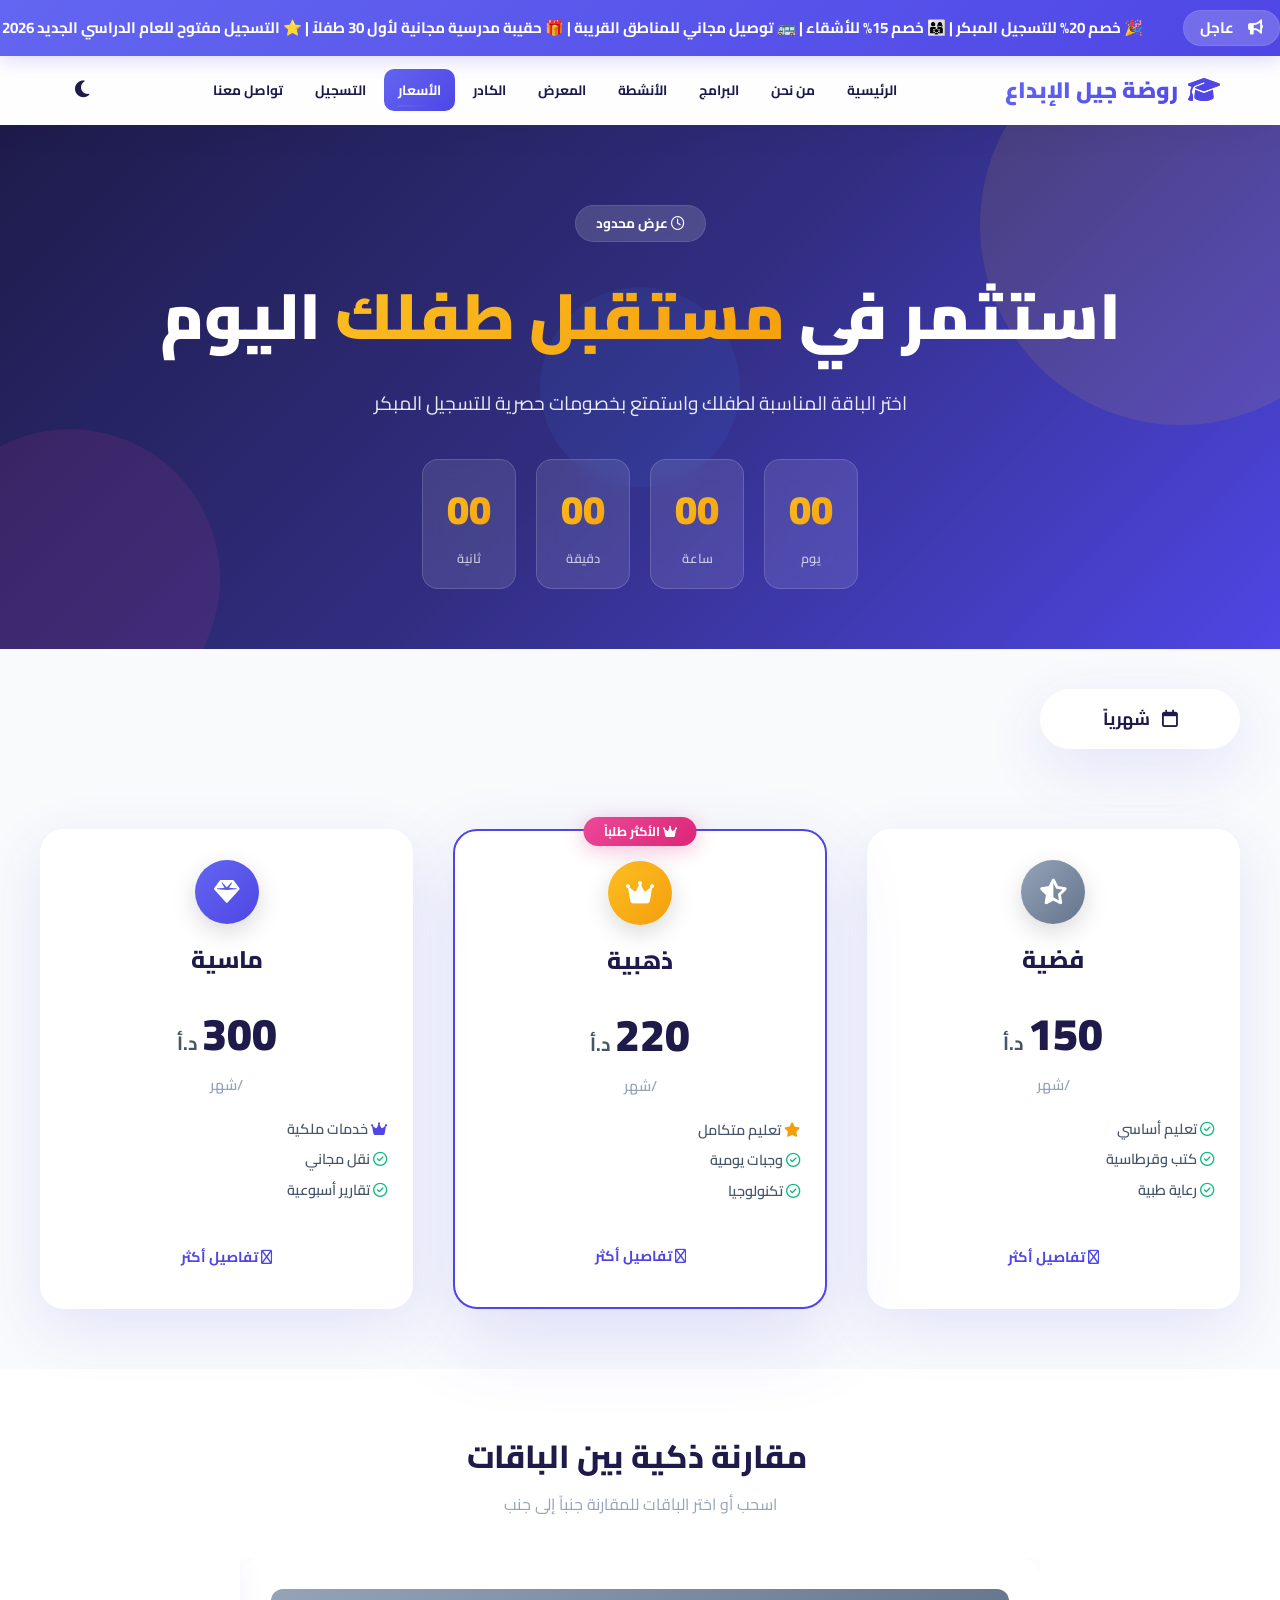
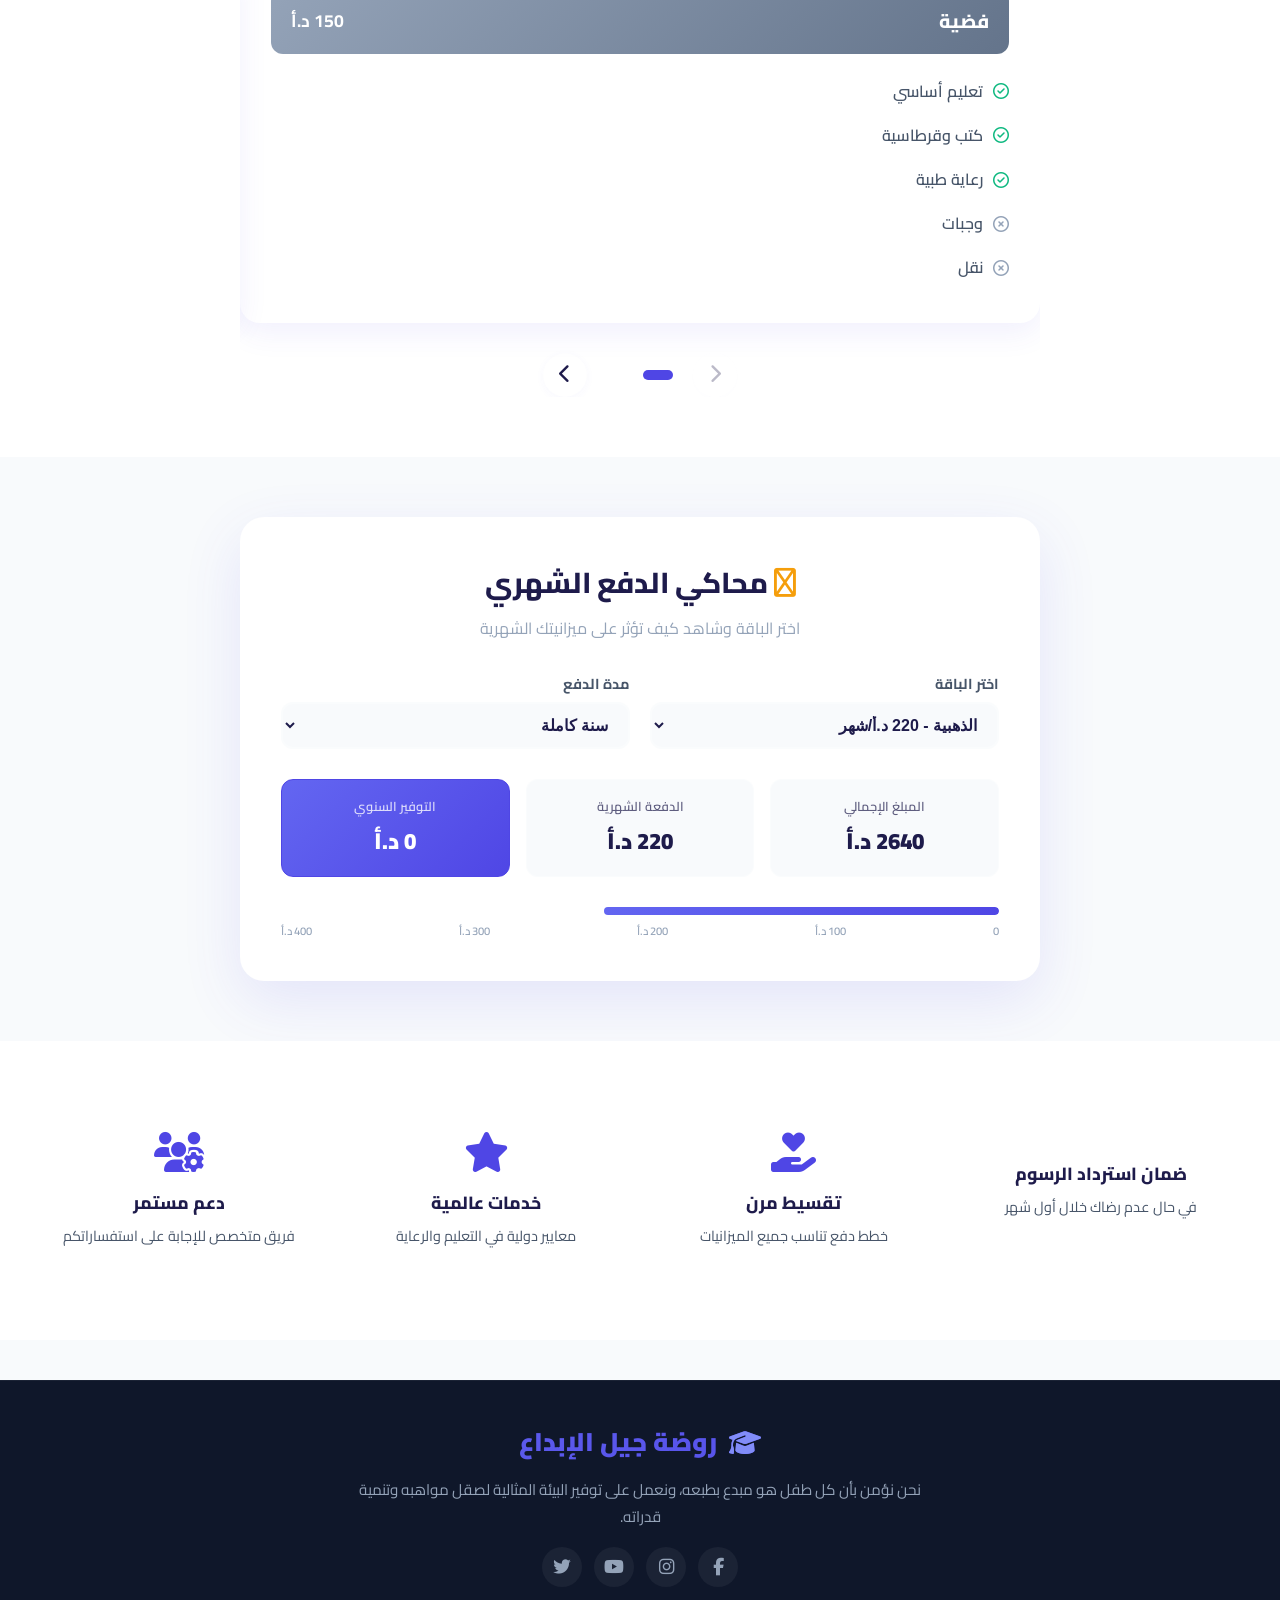
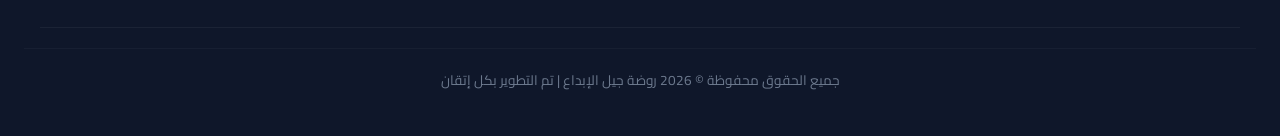
<file: pricing.html>
<!DOCTYPE html>
<html lang="ar" dir="rtl">
<head>
    <meta charset="UTF-8">
    <meta name="viewport" content="width=device-width, initial-scale=1.0">
    <title>الرسوم والأسعار | روضة جيل الإبداع</title>
    <link rel="stylesheet" href="../css/style.css">
    <link rel="stylesheet" href="https://cdnjs.cloudflare.com/ajax/libs/font-awesome/6.4.0/css/all.min.css">
    <link href="https://fonts.googleapis.com/css2?family=Cairo:wght@400;600;700;800;900&display=swap" rel="stylesheet">
    <style>
        /* ====== إعدادات عامة ====== */
        :root {
            --primary-color: #4f46e5;
            --primary-light: #818cf8;
            --primary-dark: #3730a3;
            --primary-gradient: linear-gradient(135deg, #6366f1 0%, #4f46e5 100%);
            --secondary-color: #db2777;
            --secondary-light: #f472b6;
            --secondary-gradient: linear-gradient(135deg, #ec4899 0%, #db2777 100%);
            --accent-color: #f59e0b;
            --accent-light: #fbbf24;
            --success-color: #10b981;
            --bg-primary: #f8fafc;
            --bg-secondary: #ffffff;
            --bg-card: #ffffff;
            --text-primary: #1e1b4b;
            --text-secondary: #475569;
            --text-muted: #94a3b8;
            --glass-border: rgba(255, 255, 255, 0.3);
            --shadow-sm: 0 2px 8px rgba(79, 70, 229, 0.04);
            --shadow-md: 0 10px 30px rgba(79, 70, 229, 0.08);
            --shadow-lg: 0 20px 60px rgba(79, 70, 229, 0.12);
            --shadow-premium: 0 30px 80px rgba(79, 70, 229, 0.15);
        }

        [data-theme="dark"] {
            --bg-primary: #0f172a;
            --bg-secondary: #1e293b;
            --bg-card: #1e293b;
            --text-primary: #f1f5f9;
            --text-secondary: #cbd5e1;
            --text-muted: #94a3b8;
            --glass-border: rgba(255, 255, 255, 0.05);
        }

        * {
            margin: 0;
            padding: 0;
            box-sizing: border-box;
        }

        body {
            font-family: 'Cairo', sans-serif;
            background: var(--bg-primary);
            color: var(--text-primary);
            overflow-x: hidden;
            transition: background 0.3s, color 0.3s;
        }

        .container {
            max-width: 1200px;
            margin: 0 auto;
            padding: 0 20px;
        }

        /* ====== شريط التقدم ====== */
        .progress-container {
            position: fixed;
            top: 0;
            left: 0;
            width: 100%;
            height: 4px;
            background: transparent;
            z-index: 10000;
        }

        .progress-bar {
            height: 100%;
            background: var(--primary-gradient);
            width: 0%;
            transition: width 0.1s ease;
        }

         /* ====== شريط الإعلانات ====== */
        .urgent-ticker-container {
            background: var(--primary-gradient);
            color: #fff;
            padding: 10px 0;
            overflow: hidden;
            font-weight: 700;
            font-size: 0.95rem;
            z-index: 1000;
        }
        .urgent-ticker-text {
            display: flex;
            align-items: center;
            white-space: nowrap;
            animation: tickerLoop 25s linear infinite;
        }
         @keyframes tickerLoop {
    0% { transform: translateX(-100%); }
    100% { transform: translateX(100%); }
}
        .urgent-badge {
            background: rgba(255, 255, 255, 0.2);
            padding: 4px 16px;
            border-radius: 50px;
            margin-left: 20px;
            display: inline-flex;
            align-items: center;
            gap: 8px;
            flex-shrink: 0;
        }
        .urgent-badge i { margin-left: 6px; }
        .announcement-text {
            display: inline-block;
            padding-right: 20px;
            flex-shrink: 0;
        }
        .announcement-text i { margin-left: 4px; }

        /* ====== الهيدر ====== */
        header {
            background: rgba(255, 255, 255, 0.8);
            backdrop-filter: blur(20px);
            border-bottom: 1px solid var(--glass-border);
            position: sticky;
            top: 0;
            z-index: 999;
            padding: 12px 0;
            transition: 0.3s;
        }

        nav {
            display: flex;
            justify-content: space-between;
            align-items: center;
            max-width: 1200px;
            margin: 0 auto;
            padding: 0 20px;
            flex-wrap: wrap;
            gap: 10px;
        }

        .logo {
            font-size: 1.4rem;
            font-weight: 900;
            display: flex;
            align-items: center;
            gap: 10px;
            background: var(--primary-gradient);
            -webkit-background-clip: text;
            -webkit-text-fill-color: transparent;
            background-clip: text;
        }

        .logo i {
            -webkit-text-fill-color: initial;
            color: var(--primary-color);
            font-size: 1.6rem;
        }

        nav ul {
            display: flex;
            list-style: none;
            gap: 4px;
            flex-wrap: wrap;
        }

        nav ul li a {
            text-decoration: none;
            color: var(--text-primary);
            font-weight: 700;
            padding: 8px 14px;
            border-radius: 10px;
            font-size: 0.85rem;
            transition: 0.3s;
        }

        nav ul li a:hover,
        nav ul li a.active {
            background: var(--primary-gradient);
            color: #fff;
        }

        .menu-toggle {
            display: none;
            background: none;
            border: none;
            color: var(--text-primary);
            font-size: 1.5rem;
            cursor: pointer;
            padding: 8px;
        }

        .dark-mode-btn {
            background: none;
            border: none;
            color: var(--text-primary);
            font-size: 1.2rem;
            cursor: pointer;
            padding: 8px 12px;
            border-radius: 50%;
            transition: 0.3s;
        }

        .dark-mode-btn:hover {
            background: rgba(79, 70, 229, 0.1);
        }

        /* ====== هيدر الصفحة ====== */
        .pricing-hero {
            position: relative;
            padding: 80px 24px 60px;
            background: linear-gradient(135deg, #1e1b4b, #312e81, #4f46e5);
            text-align: center;
            color: #fff;
            overflow: hidden;
            min-height: 400px;
            display: flex;
            align-items: center;
            justify-content: center;
        }

        .pricing-hero-content {
            position: relative;
            z-index: 2;
        }

        .hero-badge {
            display: inline-block;
            background: rgba(255, 255, 255, 0.15);
            padding: 6px 20px;
            border-radius: 50px;
            font-size: 0.85rem;
            font-weight: 700;
            backdrop-filter: blur(10px);
            border: 1px solid rgba(255, 255, 255, 0.1);
            margin-bottom: 20px;
        }

        .pricing-hero h1 {
            font-size: clamp(2.5rem, 5vw, 4rem);
            font-weight: 900;
            margin-bottom: 16px;
        }

        .pricing-hero h1 span {
            background: linear-gradient(135deg, #fbbf24, #f59e0b);
            -webkit-background-clip: text;
            -webkit-text-fill-color: transparent;
            background-clip: text;
        }

        .pricing-hero p {
            font-size: 1.2rem;
            opacity: 0.9;
            max-width: 600px;
            margin: 0 auto 40px;
        }

        .countdown-timer {
            display: flex;
            justify-content: center;
            gap: 20px;
            flex-wrap: wrap;
        }

        .timer-unit {
            background: rgba(255, 255, 255, 0.1);
            backdrop-filter: blur(10px);
            border: 1px solid rgba(255, 255, 255, 0.15);
            border-radius: 16px;
            padding: 16px 24px;
            min-width: 80px;
            transition: all 0.3s ease;
        }

        .timer-unit:hover {
            transform: translateY(-4px);
            background: rgba(255, 255, 255, 0.15);
        }

        .timer-number {
            display: block;
            font-size: 2.5rem;
            font-weight: 900;
            background: linear-gradient(135deg, #fbbf24, #f59e0b);
            -webkit-background-clip: text;
            -webkit-text-fill-color: transparent;
            background-clip: text;
        }

        .timer-label {
            font-size: 0.8rem;
            opacity: 0.7;
            font-weight: 600;
        }

        .pricing-hero-shapes {
            position: absolute;
            inset: 0;
            z-index: 1;
            overflow: hidden;
        }

        .shape {
            position: absolute;
            border-radius: 50%;
            opacity: 0.1;
        }

        .shape-1 {
            width: 400px;
            height: 400px;
            background: #fbbf24;
            top: -100px;
            right: -100px;
            animation: floatShape 8s ease-in-out infinite;
        }

        .shape-2 {
            width: 300px;
            height: 300px;
            background: #ec4899;
            bottom: -80px;
            left: -80px;
            animation: floatShape 10s ease-in-out infinite reverse;
        }

        .shape-3 {
            width: 200px;
            height: 200px;
            background: #3b82f6;
            top: 50%;
            left: 50%;
            transform: translate(-50%, -50%);
            animation: floatShape 12s ease-in-out infinite;
        }

        @keyframes floatShape {
            0%, 100% { transform: translate(0, 0) scale(1); }
            50% { transform: translate(30px, -30px) scale(1.1); }
        }

        /* ====== مفتاح 3D ====== */
        .pricing-controls {
            padding: 40px 24px;
            background: var(--bg-primary);
        }

        .controls-wrapper {
            max-width: 1200px;
            margin: 0 auto;
            display: flex;
            justify-content: space-between;
            align-items: center;
            flex-wrap: wrap;
            gap: 30px;
        }

        .toggle-3d-container {
            perspective: 800px;
        }

        .toggle-3d {
            width: 200px;
            height: 60px;
            cursor: pointer;
            transition: transform 0.6s cubic-bezier(0.34, 1.56, 0.64, 1);
            transform-style: preserve-3d;
        }

        .toggle-3d.flipped {
            transform: rotateY(180deg);
        }

        .toggle-3d-inner {
            width: 100%;
            height: 100%;
            position: relative;
            transform-style: preserve-3d;
        }

        .toggle-3d-face {
            position: absolute;
            width: 100%;
            height: 100%;
            backface-visibility: hidden;
            border-radius: 50px;
            display: flex;
            align-items: center;
            justify-content: center;
            gap: 12px;
            font-weight: 700;
            font-size: 1.1rem;
            box-shadow: var(--shadow-lg);
        }

        .toggle-3d-front {
            background: var(--bg-card);
            color: var(--text-primary);
            border: 2px solid var(--glass-border);
        }

        .toggle-3d-back {
            background: var(--primary-gradient);
            color: #fff;
            transform: rotateY(180deg);
        }

        .save-badge-3d {
            background: rgba(255, 255, 255, 0.2);
            padding: 2px 12px;
            border-radius: 50px;
            font-size: 0.7rem;
            font-weight: 700;
        }

        .ai-recommendation {
            display: flex;
            align-items: center;
            gap: 16px;
            background: var(--bg-card);
            padding: 16px 24px;
            border-radius: 50px;
            box-shadow: var(--shadow-md);
            border: 1px solid var(--glass-border);
            animation: pulseGlow 2s ease-in-out infinite;
        }

        @keyframes pulseGlow {
            0%, 100% { box-shadow: 0 0 20px rgba(79, 70, 229, 0.1); }
            50% { box-shadow: 0 0 40px rgba(79, 70, 229, 0.2); }
        }

        .ai-icon {
            width: 44px;
            height: 44px;
            background: var(--primary-gradient);
            border-radius: 50%;
            display: flex;
            align-items: center;
            justify-content: center;
            color: #fff;
            font-size: 1.2rem;
            flex-shrink: 0;
        }

        .ai-text {
            display: flex;
            flex-direction: column;
        }

        .ai-label {
            font-size: 0.75rem;
            color: var(--text-muted);
            font-weight: 600;
        }

        .ai-plan {
            font-size: 1.1rem;
            font-weight: 800;
            color: var(--primary-color);
        }

        .ai-reason {
            font-size: 0.85rem;
            color: var(--text-secondary);
        }

        /* ====== بطاقات 3D ====== */
        .pricing-cards-3d {
            padding: 40px 24px 60px;
            background: var(--bg-primary);
        }

        .pricing-grid-3d {
            max-width: 1200px;
            margin: 0 auto;
            display: grid;
            grid-template-columns: repeat(auto-fit, minmax(300px, 1fr));
            gap: 40px;
        }

        .pricing-card-3d {
            perspective: 1000px;
            height: 480px;
            position: relative;
        }

        .pricing-card-3d.featured-3d {
            transform: translateY(-20px);
        }

        .featured-3d-badge {
            position: absolute;
            top: -12px;
            left: 50%;
            transform: translateX(-50%);
            background: var(--secondary-gradient);
            color: #fff;
            padding: 4px 20px;
            border-radius: 50px;
            font-size: 0.8rem;
            font-weight: 700;
            z-index: 10;
            white-space: nowrap;
            box-shadow: 0 4px 20px rgba(219, 39, 119, 0.3);
        }

        .card-3d-inner {
            width: 100%;
            height: 100%;
            position: relative;
            transition: transform 0.8s cubic-bezier(0.34, 1.56, 0.64, 1);
            transform-style: preserve-3d;
        }

        .pricing-card-3d.flipped-3d .card-3d-inner {
            transform: rotateY(180deg);
        }

        .card-3d-front, .card-3d-back {
            position: absolute;
            width: 100%;
            height: 100%;
            backface-visibility: hidden;
            border-radius: 24px;
            padding: 30px 25px;
            background: var(--bg-card);
            box-shadow: var(--shadow-lg);
            border: 1px solid var(--glass-border);
            display: flex;
            flex-direction: column;
            overflow-y: auto;
        }

        .card-3d-front::-webkit-scrollbar,
        .card-3d-back::-webkit-scrollbar {
            width: 4px;
        }

        .card-3d-front::-webkit-scrollbar-track,
        .card-3d-back::-webkit-scrollbar-track {
            background: transparent;
        }

        .card-3d-front::-webkit-scrollbar-thumb,
        .card-3d-back::-webkit-scrollbar-thumb {
            background: var(--primary-color);
            border-radius: 10px;
        }

        .card-3d-back {
            transform: rotateY(180deg);
            background: var(--bg-card);
        }

        .pricing-card-3d.featured-3d .card-3d-front,
        .pricing-card-3d.featured-3d .card-3d-back {
            border: 2px solid var(--primary-color);
            box-shadow: var(--shadow-premium);
        }

        .card-header {
            text-align: center;
        }

        .card-icon {
            width: 64px;
            height: 64px;
            border-radius: 50%;
            display: flex;
            align-items: center;
            justify-content: center;
            font-size: 1.6rem;
            color: #fff;
            margin: 0 auto 16px;
            box-shadow: 0 8px 25px rgba(0, 0, 0, 0.15);
            flex-shrink: 0;
        }

        .card-header h3 {
            font-size: 1.5rem;
            font-weight: 800;
        }

        .card-price {
            margin: 16px 0 8px;
        }

        .price-number {
            font-size: 2.8rem;
            font-weight: 900;
            color: var(--text-primary);
        }

        .price-currency {
            font-size: 1.2rem;
            font-weight: 700;
            color: var(--text-secondary);
        }

        .price-period {
            display: block;
            font-size: 0.9rem;
            color: var(--text-muted);
            font-weight: 600;
        }

        .card-save-badge {
            display: none;
            background: rgba(16, 185, 129, 0.1);
            color: var(--success-color);
            padding: 4px 16px;
            border-radius: 50px;
            font-size: 0.8rem;
            font-weight: 700;
            margin-top: 4px;
        }

        .card-features-preview {
            display: flex;
            flex-direction: column;
            gap: 6px;
            padding: 12px 0;
        }

        .card-features-preview span {
            font-size: 0.9rem;
            color: var(--text-secondary);
            font-weight: 600;
        }

        .card-expand-btn, .card-collapse-btn {
            background: none;
            border: none;
            color: var(--primary-color);
            font-weight: 700;
            padding: 8px;
            cursor: pointer;
            transition: all 0.3s ease;
            font-size: 0.9rem;
            margin-top: auto;
        }

        .card-expand-btn:hover, .card-collapse-btn:hover {
            color: var(--secondary-color);
        }

        .card-back-content {
            display: flex;
            flex-direction: column;
            height: 100%;
            justify-content: space-between;
        }

        .card-back-content h4 {
            font-size: 1.1rem;
            font-weight: 800;
            margin-bottom: 12px;
        }

        .card-features-full {
            list-style: none;
            flex-grow: 1;
        }

        .card-features-full li {
            padding: 6px 0;
            display: flex;
            align-items: center;
            gap: 10px;
            font-size: 0.9rem;
            color: var(--text-secondary);
            font-weight: 600;
        }

        .card-features-full li i {
            color: var(--success-color);
            font-size: 1rem;
            flex-shrink: 0;
        }

        .card-features-full li.unavailable {
            opacity: 0.5;
        }

        .card-features-full li.unavailable i {
            color: var(--text-muted);
        }

        .btn-3d {
            display: inline-block;
            padding: 12px 24px;
            border-radius: 50px;
            font-weight: 700;
            text-decoration: none;
            text-align: center;
            transition: all 0.3s ease;
            border: none;
            cursor: pointer;
            width: 100%;
            margin-top: 12px;
        }

        .btn-3d-primary {
            background: var(--primary-gradient);
            color: #fff;
            box-shadow: 0 8px 25px rgba(79, 70, 229, 0.3);
        }

        .btn-3d-primary:hover {
            transform: translateY(-3px);
            box-shadow: 0 12px 35px rgba(79, 70, 229, 0.4);
        }

        .btn-3d-secondary {
            background: var(--bg-primary);
            color: var(--text-primary);
            border: 2px solid var(--glass-border);
        }

        .btn-3d-secondary:hover {
            border-color: var(--primary-color);
            transform: translateY(-3px);
        }

        /* ====== نظام المقارنة ====== */
        .smart-comparison {
            padding: 60px 24px;
            background: var(--bg-secondary);
            overflow: hidden;
        }

        .comparison-title {
            font-size: 2rem;
            font-weight: 800;
            text-align: center;
            margin-bottom: 8px;
        }

        .comparison-subtitle {
            text-align: center;
            color: var(--text-muted);
            margin-bottom: 40px;
        }

        .comparison-slider {
            max-width: 800px;
            margin: 0 auto;
            overflow: hidden;
            position: relative;
        }

        .comparison-track {
            display: flex;
            transition: transform 0.5s cubic-bezier(0.34, 1.56, 0.64, 1);
            will-change: transform;
        }

        .comparison-card {
            min-width: 100%;
            padding: 30px;
            background: var(--bg-card);
            border-radius: 20px;
            box-shadow: var(--shadow-md);
            border: 1px solid var(--glass-border);
            transition: all 0.5s ease;
            flex-shrink: 0;
            max-height: 450px;
            overflow-y: auto !important;
            -webkit-overflow-scrolling: touch !important;
            scroll-behavior: smooth !important;
            min-height: 350px;
        }

        .comparison-card::-webkit-scrollbar {
            width: 6px !important;
            background: transparent !important;
        }

        .comparison-card::-webkit-scrollbar-track {
            background: transparent !important;
            border-radius: 10px !important;
        }

        .comparison-card::-webkit-scrollbar-thumb {
            background: var(--primary-color) !important;
            border-radius: 10px !important;
        }

        .comparison-card::-webkit-scrollbar-thumb:hover {
            background: var(--secondary-color) !important;
        }

        .comparison-card {
            scrollbar-width: thin !important;
            scrollbar-color: var(--primary-color) transparent !important;
        }

        .comparison-card.featured-comp {
            border: 2px solid var(--primary-color);
        }

        .comp-header {
            padding: 16px 20px;
            border-radius: 12px;
            color: #fff;
            display: flex;
            justify-content: space-between;
            align-items: center;
            margin-bottom: 16px;
        }

        .comp-header h4 {
            font-size: 1.2rem;
            font-weight: 800;
        }

        .comp-price {
            font-size: 1.1rem;
            font-weight: 700;
        }

        .comp-features {
            list-style: none;
        }

        .comp-features li {
            padding: 8px 0;
            display: flex;
            align-items: center;
            gap: 10px;
            font-weight: 600;
            color: var(--text-secondary);
            border-bottom: 1px solid var(--glass-border);
        }

        .comp-features li:last-child {
            border-bottom: none;
        }

        .comp-features li .fa-circle-check {
            color: var(--success-color);
        }

        .comp-features li .fa-circle-xmark {
            color: var(--text-muted);
        }

        .comparison-nav {
            display: flex;
            justify-content: center;
            align-items: center;
            gap: 20px;
            margin-top: 30px;
        }

        .comp-nav-btn {
            width: 44px;
            height: 44px;
            border-radius: 50%;
            border: none;
            background: var(--bg-card);
            color: var(--text-primary);
            font-size: 1.2rem;
            cursor: pointer;
            transition: all 0.3s ease;
            box-shadow: var(--shadow-sm);
            border: 1px solid var(--glass-border);
            display: flex;
            align-items: center;
            justify-content: center;
        }

        .comp-nav-btn:hover {
            background: var(--primary-gradient);
            color: #fff;
            transform: scale(1.05);
        }

        .comp-nav-btn:disabled {
            opacity: 0.3;
            cursor: not-allowed !important;
            transform: none !important;
        }

        .comp-nav-btn:disabled:hover {
            background: var(--bg-card) !important;
            color: var(--text-muted) !important;
            transform: none !important;
        }

        .comp-dots {
            display: flex;
            gap: 8px;
            align-items: center;
        }

        .comp-dot {
            width: 10px;
            height: 10px;
            border-radius: 50%;
            background: var(--glass-border);
            cursor: pointer;
            transition: all 0.3s ease;
        }

        .comp-dot.active {
            background: var(--primary-color);
            width: 30px;
            border-radius: 10px;
        }

        /* ====== محاكي الدفع ====== */
        .payment-simulator {
            padding: 60px 24px;
            background: var(--bg-primary);
        }

        .simulator-wrapper {
            max-width: 800px;
            margin: 0 auto;
            background: var(--bg-card);
            padding: 40px;
            border-radius: 24px;
            box-shadow: var(--shadow-lg);
            border: 1px solid var(--glass-border);
        }

        .simulator-wrapper h2 {
            font-size: 1.8rem;
            font-weight: 800;
            text-align: center;
            margin-bottom: 8px;
        }

        .simulator-wrapper>p {
            text-align: center;
            color: var(--text-muted);
            margin-bottom: 30px;
        }

        .simulator-controls {
            display: grid;
            grid-template-columns: 1fr 1fr;
            gap: 20px;
            margin-bottom: 30px;
        }

        .sim-select label {
            display: block;
            font-weight: 700;
            font-size: 0.9rem;
            color: var(--text-secondary);
            margin-bottom: 6px;
        }

        .sim-select select {
            width: 100%;
            padding: 12px 16px;
            border-radius: 12px;
            border: 2px solid var(--glass-border);
            background: var(--bg-primary);
            color: var(--text-primary);
            font-weight: 600;
            font-size: 1rem;
            cursor: pointer;
            transition: all 0.3s ease;
        }

        .sim-select select:focus {
            border-color: var(--primary-color);
            outline: none;
        }

        .simulator-result {
            display: grid;
            grid-template-columns: repeat(3, 1fr);
            gap: 16px;
            margin-bottom: 30px;
        }

        .sim-result-card {
            padding: 16px;
            background: var(--bg-primary);
            border-radius: 12px;
            text-align: center;
            border: 1px solid var(--glass-border);
            transition: all 0.3s ease;
        }

        .sim-result-card:hover {
            transform: translateY(-4px);
        }

        .sim-result-card.highlight {
            background: var(--primary-gradient);
            color: #fff;
            border-color: var(--primary-color);
        }

        .sim-label {
            display: block;
            font-size: 0.8rem;
            font-weight: 600;
            opacity: 0.7;
            margin-bottom: 4px;
        }

        .sim-result-card.highlight .sim-label {
            opacity: 0.8;
        }

        .sim-total, .sim-monthly, .sim-save {
            font-size: 1.4rem;
            font-weight: 900;
        }

        .simulator-bar {
            margin-top: 20px;
        }

        .sim-bar-track {
            height: 8px;
            background: var(--glass-border);
            border-radius: 10px;
            overflow: hidden;
            position: relative;
        }

        .sim-bar-fill {
            height: 100%;
            background: var(--primary-gradient);
            border-radius: 10px;
            transition: width 0.8s cubic-bezier(0.34, 1.56, 0.64, 1);
        }

        .sim-bar-labels {
            display: flex;
            justify-content: space-between;
            margin-top: 6px;
            font-size: 0.7rem;
            color: var(--text-muted);
            font-weight: 600;
        }

        /* ====== قسم الثقة ====== */
        .trust-section {
            padding: 60px 24px;
            background: var(--bg-secondary);
        }

        .trust-grid {
            max-width: 1200px;
            margin: 0 auto;
            display: grid;
            grid-template-columns: repeat(auto-fit, minmax(220px, 1fr));
            gap: 30px;
        }

        .trust-item {
            text-align: center;
            padding: 30px 20px;
            background: var(--bg-card);
            border-radius: 20px;
            border: 1px solid var(--glass-border);
            transition: all 0.4s ease;
        }

        .trust-item:hover {
            transform: translateY(-6px);
            box-shadow: var(--shadow-lg);
        }

        .trust-item i {
            font-size: 2.5rem;
            color: var(--primary-color);
            margin-bottom: 16px;
        }

        .trust-item h4 {
            font-size: 1.1rem;
            font-weight: 800;
            margin-bottom: 6px;
        }

        .trust-item p {
            color: var(--text-secondary);
            font-size: 0.9rem;
        }

        /* ====== الفوتر ====== */
        footer {
            background: #0f172a;
            color: #94a3b8;
            padding: 40px 24px 20px;
            margin-top: 40px;
        }

        .footer-content {
            max-width: 1200px;
            margin: 0 auto;
            text-align: center;
        }

        .footer-logo {
            font-size: 1.6rem;
            font-weight: 900;
            display: flex;
            align-items: center;
            justify-content: center;
            gap: 12px;
            background: var(--primary-gradient);
            -webkit-background-clip: text;
            -webkit-text-fill-color: transparent;
            background-clip: text;
            margin-bottom: 12px;
        }

        .footer-logo i {
            -webkit-text-fill-color: initial;
            color: var(--primary-light);
        }

        .footer-content p {
            max-width: 600px;
            margin: 0 auto 16px;
            font-size: 0.95rem;
        }

        .social-links {
            display: flex;
            justify-content: center;
            gap: 12px;
        }

        .social-links a {
            width: 40px;
            height: 40px;
            border-radius: 50%;
            background: rgba(255, 255, 255, 0.05);
            display: flex;
            align-items: center;
            justify-content: center;
            color: #94a3b8;
            transition: 0.3s;
            text-decoration: none;
        }

        .social-links a:hover {
            background: var(--primary-gradient);
            color: #fff;
            transform: translateY(-4px);
        }

        .footer-bottom {
            text-align: center;
            padding-top: 20px;
            border-top: 1px solid rgba(255, 255, 255, 0.05);
            margin-top: 20px;
            font-size: 0.85rem;
            opacity: 0.7;
        }

        /* ====== تجاوب ====== */
        @media (max-width: 992px) {
            .pricing-card-3d.featured-3d {
                transform: none;
            }
            .simulator-result {
                grid-template-columns: 1fr;
            }
            .simulator-controls {
                grid-template-columns: 1fr;
            }
            .controls-wrapper {
                flex-direction: column;
                align-items: center;
            }
            .ai-recommendation {
                width: 100%;
                justify-content: center;
            }
        }

        @media (max-width: 768px) {
            .menu-toggle {
                display: block;
            }
            nav ul {
                display: none;
                flex-direction: column;
                width: 100%;
                padding-top: 16px;
                border-top: 1px solid var(--glass-border);
            }
            nav ul.open {
                display: flex;
            }
            nav ul li a {
                padding: 10px 20px;
                width: 100%;
                text-align: center;
            }
            .pricing-hero {
                padding: 60px 16px 40px;
                min-height: 320px;
            }
            .countdown-timer {
                gap: 10px;
            }
            .timer-unit {
                padding: 12px 16px;
                min-width: 60px;
            }
            .timer-number {
                font-size: 1.8rem;
            }
            .pricing-grid-3d {
                grid-template-columns: 1fr;
                max-width: 400px;
                margin: 0 auto;
            }
            .pricing-card-3d {
                height: 440px;
            }
            .card-3d-front, .card-3d-back {
                padding: 24px 20px;
            }
            .price-number {
                font-size: 2.2rem;
            }
            .simulator-wrapper {
                padding: 24px 16px;
            }
            .comparison-card {
                padding: 20px;
                max-height: 400px;
            }
            .trust-grid {
                grid-template-columns: 1fr 1fr;
            }
        }

        @media (max-width: 480px) {
            .pricing-hero h1 {
                font-size: 1.8rem;
            }
            .timer-unit {
                padding: 8px 12px;
                min-width: 50px;
            }
            .timer-number {
                font-size: 1.4rem;
            }
            .timer-label {
                font-size: 0.6rem;
            }
            .toggle-3d {
                width: 160px;
                height: 50px;
            }
            .toggle-3d-face {
                font-size: 0.9rem;
            }
            .pricing-card-3d {
                height: 420px;
            }
            .card-3d-front, .card-3d-back {
                padding: 20px 16px;
            }
            .price-number {
                font-size: 1.8rem;
            }
            .trust-grid {
                grid-template-columns: 1fr;
            }
            .featured-3d-badge {
                font-size: 0.7rem;
                padding: 3px 14px;
                top: -10px;
            }
            .comparison-card {
                padding: 16px;
                max-height: 350px;
            }
            .comp-header {
                flex-direction: column;
                gap: 8px;
                text-align: center;
            }
            .comparison-nav {
                gap: 12px;
            }
            .comp-nav-btn {
                width: 36px;
                height: 36px;
                font-size: 1rem;
            }
        }

        /* ====== الوضع الليلي ====== */
        [data-theme="dark"] .card-3d-front,
        [data-theme="dark"] .card-3d-back {
            background: var(--bg-card);
            border-color: var(--glass-border);
        }
        [data-theme="dark"] .comparison-card {
            background: var(--bg-card);
            border-color: var(--glass-border);
        }
        [data-theme="dark"] .simulator-wrapper {
            background: var(--bg-card);
            border-color: var(--glass-border);
        }
        [data-theme="dark"] .ai-recommendation {
            background: var(--bg-card);
            border-color: var(--glass-border);
        }
        [data-theme="dark"] .trust-item {
            background: var(--bg-card);
            border-color: var(--glass-border);
        }
        [data-theme="dark"] .comparison-card.featured-comp {
            border-color: var(--primary-color);
        }
        [data-theme="dark"] .pricing-card-3d.featured-3d .card-3d-front,
        [data-theme="dark"] .pricing-card-3d.featured-3d .card-3d-back {
            border-color: var(--primary-color);
        }
        [data-theme="dark"] header {
            background: rgba(15, 23, 42, 0.85);
        }
        .comparison-track {
    display: flex;
    transition: transform 0.5s cubic-bezier(0.34, 1.56, 0.64, 1);
    will-change: transform;
}

.comparison-card {
    min-width: 100%;
    flex-shrink: 0;
}
   
   
     </style>
</head>
<body>

    <div class="progress-container">
        <div class="progress-bar" id="progressBar"></div>
    </div>
 
  <!-- ====== شريط الإعلانات ====== -->
    <div class="urgent-ticker-container" role="alert" aria-live="assertive">
        <div class="urgent-ticker-text">
            <span class="urgent-badge"><i class="fa-solid fa-bullhorn"></i> عاجل</span>
            <span class="announcement-text">
                🎉 خصم 20% للتسجيل المبكر | 👨‍👩‍👧 خصم 15% للأشقاء | 🚌 توصيل مجاني للمناطق القريبة | 🎁 حقيبة مدرسية مجانية لأول 30 طفلاً | ⭐ التسجيل مفتوح للعام الدراسي الجديد 2026 - 2027
            </span>
        </div>
    </div>

    <header>
        <nav>
            <div class="logo">
                <i class="fa-solid fa-graduation-cap"></i>
                <span>روضة جيل الإبداع</span>
            </div>
            <button class="menu-toggle" id="menuToggle" aria-label="فتح القائمة">
                <i class="fas fa-bars"></i>
            </button>
            <ul id="navMenu">
                <li><a href="index.html">الرئيسية</a></li>
                <li><a href="about.html">من نحن</a></li>
                <li><a href="programs.html">البرامج</a></li>
                <li><a href="activities.html">الأنشطة</a></li>
                <li><a href="gallery.html">المعرض</a></li>
                <li><a href="staff.html">الكادر</a></li>
                <li><a href="pricing.html" class="active">الأسعار</a></li>
                <li><a href="registration.html">التسجيل</a></li>
                <li><a href="contact.html">تواصل معنا</a></li>
            </ul>
            <button id="darkModeToggle" class="dark-mode-btn" aria-label="تبديل الوضع الليلي">
                <i class="fas fa-moon"></i>
            </button>
        </nav>
    </header>

    <main>
        <!-- ====== هيدر مبتكر مع مؤقت ====== -->
        <section class="pricing-hero">
            <div class="pricing-hero-content">
                <span class="hero-badge"><i class="fa-regular fa-clock"></i> عرض محدود</span>
                <h1>استثمر في <span>مستقبل طفلك</span> اليوم</h1>
                <p>اختر الباقة المناسبة لطفلك واستمتع بخصومات حصرية للتسجيل المبكر</p>
                <div class="countdown-timer" id="countdownTimer">
                    <div class="timer-unit">
                        <span class="timer-number" id="days">00</span>
                        <span class="timer-label">يوم</span>
                    </div>
                    <div class="timer-unit">
                        <span class="timer-number" id="hours">00</span>
                        <span class="timer-label">ساعة</span>
                    </div>
                    <div class="timer-unit">
                        <span class="timer-number" id="minutes">00</span>
                        <span class="timer-label">دقيقة</span>
                    </div>
                    <div class="timer-unit">
                        <span class="timer-number" id="seconds">00</span>
                        <span class="timer-label">ثانية</span>
                    </div>
                </div>
            </div>
            <div class="pricing-hero-shapes">
                <div class="shape shape-1"></div>
                <div class="shape shape-2"></div>
                <div class="shape shape-3"></div>
            </div>
        </section>

        <!-- ====== مفتاح 3D ====== -->
        <section class="pricing-controls">
            <div class="controls-wrapper">
                <div class="toggle-3d-container">
                    <div class="toggle-3d" id="pricingToggle3D">
                        <div class="toggle-3d-inner">
                            <div class="toggle-3d-face toggle-3d-front">
                                <i class="fa-regular fa-calendar"></i>
                                <span>شهرياً</span>
                            </div>
                            <div class="toggle-3d-face toggle-3d-back">
                                <i class="fa-regular fa-calendar-circle-plus"></i>
                                <span>سنوياً</span>
                                <span class="save-badge-3d">وفر 15%</span>
                            </div>
                        </div>
                    </div>
                </div>

               
            </div>
        </section>

        <!-- ====== بطاقات الأسعار ====== -->
        <section class="pricing-cards-3d">
            <div class="pricing-grid-3d">

                <!-- الباقة الفضية -->
                <div class="pricing-card-3d" data-plan="silver">
                    <div class="card-3d-inner">
                        <div class="card-3d-front">
                            <div class="card-header">
                                <div class="card-icon" style="background: linear-gradient(135deg, #94a3b8, #64748b);">
                                    <i class="fa-solid fa-star-half-stroke"></i>
                                </div>
                                <h3>فضية</h3>
                                <div class="card-price">
                                    <span class="price-number" data-monthly="150" data-yearly="1530">150</span>
                                    <span class="price-currency">د.أ</span>
                                    <span class="price-period" data-monthly="/شهر" data-yearly="/سنة">/شهر</span>
                                </div>
                                <div class="card-save-badge" style="display:none;">
                                    <i class="fa-regular fa-circle-check"></i> وفر 270 د.أ
                                </div>
                            </div>
                            <div class="card-features-preview">
                                <span><i class="fa-regular fa-circle-check" style="color:var(--success-color);"></i> تعليم أساسي</span>
                                <span><i class="fa-regular fa-circle-check" style="color:var(--success-color);"></i> كتب وقرطاسية</span>
                                <span><i class="fa-regular fa-circle-check" style="color:var(--success-color);"></i> رعاية طبية</span>
                            </div>
                            <button class="card-expand-btn" data-plan="silver">
                                <i class="fa-regular fa-chevron-down"></i> تفاصيل أكثر
                            </button>
                        </div>
                        <div class="card-3d-back">
                            <div class="card-back-content">
                                <h4>جميع المميزات</h4>
                                <ul class="card-features-full">
                                    <li><i class="fa-regular fa-circle-check"></i> البرنامج التعليمي الأساسي</li>
                                    <li><i class="fa-regular fa-circle-check"></i> الكتب والقرطاسية المدرسية</li>
                                    <li><i class="fa-regular fa-circle-check"></i> الرعاية الطبية الدورية</li>
                                    <li class="unavailable"><i class="fa-regular fa-circle-xmark"></i> وجبات غذائية</li>
                                    <li class="unavailable"><i class="fa-regular fa-circle-xmark"></i> خدمة النقل</li>
                                </ul>
                                <a href="registration.html" class="btn-3d btn-3d-secondary">اختر الباقة</a>
                                <button class="card-collapse-btn"><i class="fa-regular fa-chevron-up"></i> طي</button>
                            </div>
                        </div>
                    </div>
                </div>

                <!-- الباقة الذهبية -->
                <div class="pricing-card-3d featured-3d" data-plan="gold">
                    <div class="featured-3d-badge">
                        <i class="fa-solid fa-crown"></i> الأكثر طلباً
                    </div>
                    <div class="card-3d-inner">
                        <div class="card-3d-front">
                            <div class="card-header">
                                <div class="card-icon" style="background: linear-gradient(135deg, #fbbf24, #f59e0b);">
                                    <i class="fa-solid fa-crown"></i>
                                </div>
                                <h3>ذهبية</h3>
                                <div class="card-price">
                                    <span class="price-number" data-monthly="220" data-yearly="2244">220</span>
                                    <span class="price-currency">د.أ</span>
                                    <span class="price-period" data-monthly="/شهر" data-yearly="/سنة">/شهر</span>
                                </div>
                                <div class="card-save-badge" style="display:none;">
                                    <i class="fa-regular fa-circle-check"></i> وفر 396 د.أ
                                </div>
                            </div>
                            <div class="card-features-preview">
                                <span><i class="fa-solid fa-star" style="color:var(--accent-color);"></i> تعليم متكامل</span>
                                <span><i class="fa-regular fa-circle-check" style="color:var(--success-color);"></i> وجبات يومية</span>
                                <span><i class="fa-regular fa-circle-check" style="color:var(--success-color);"></i> تكنولوجيا</span>
                            </div>
                            <button class="card-expand-btn" data-plan="gold">
                                <i class="fa-regular fa-chevron-down"></i> تفاصيل أكثر
                            </button>
                        </div>
                        <div class="card-3d-back">
                            <div class="card-back-content">
                                <h4>جميع المميزات</h4>
                                <ul class="card-features-full">
                                    <li><i class="fa-regular fa-circle-check"></i> تعليم أساسي ومتقدم</li>
                                    <li><i class="fa-regular fa-circle-check"></i> كتب + حقيبة مدرسية</li>
                                    <li><i class="fa-regular fa-circle-check"></i> وجبات صحية يومياً</li>
                                    <li><i class="fa-regular fa-circle-check"></i> حصص تكنولوجيا وبرمجة</li>
                                    <li><i class="fa-regular fa-circle-check"></i> رعاية طبية شاملة</li>
                                </ul>
                                <a href="registration.html" class="btn-3d btn-3d-primary">
                                    <i class="fa-solid fa-arrow-left"></i> سجل الآن
                                </a>
                                <button class="card-collapse-btn"><i class="fa-regular fa-chevron-up"></i> طي</button>
                            </div>
                        </div>
                    </div>
                </div>

                <!-- الباقة الماسية -->
                <div class="pricing-card-3d" data-plan="diamond">
                    <div class="card-3d-inner">
                        <div class="card-3d-front">
                            <div class="card-header">
                                <div class="card-icon" style="background: linear-gradient(135deg, #6366f1, #4f46e5);">
                                    <i class="fa-solid fa-gem"></i>
                                </div>
                                <h3>ماسية</h3>
                                <div class="card-price">
                                    <span class="price-number" data-monthly="300" data-yearly="3060">300</span>
                                    <span class="price-currency">د.أ</span>
                                    <span class="price-period" data-monthly="/شهر" data-yearly="/سنة">/شهر</span>
                                </div>
                                <div class="card-save-badge" style="display:none;">
                                    <i class="fa-regular fa-circle-check"></i> وفر 540 د.أ
                                </div>
                            </div>
                            <div class="card-features-preview">
                                <span><i class="fa-solid fa-crown" style="color:var(--primary-color);"></i> خدمات ملكية</span>
                                <span><i class="fa-regular fa-circle-check" style="color:var(--success-color);"></i> نقل مجاني</span>
                                <span><i class="fa-regular fa-circle-check" style="color:var(--success-color);"></i> تقارير أسبوعية</span>
                            </div>
                            <button class="card-expand-btn" data-plan="diamond">
                                <i class="fa-regular fa-chevron-down"></i> تفاصيل أكثر
                            </button>
                        </div>
                        <div class="card-3d-back">
                            <div class="card-back-content">
                                <h4>جميع المميزات</h4>
                                <ul class="card-features-full">
                                    <li><i class="fa-regular fa-circle-check"></i> جميع ميزات الذهبية</li>
                                    <li><i class="fa-regular fa-circle-check"></i> نقل مجاني بالحافلات</li>
                                    <li><i class="fa-regular fa-circle-check"></i> ورش فنية وسباحة</li>
                                    <li><i class="fa-regular fa-circle-check"></i> تقارير سلوكية أسبوعية</li>
                                    <li><i class="fa-regular fa-circle-check"></i> أولوية الرحلات</li>
                                </ul>
                                <a href="registration.html" class="btn-3d btn-3d-secondary">اختر الباقة</a>
                                <button class="card-collapse-btn"><i class="fa-regular fa-chevron-up"></i> طي</button>
                            </div>
                        </div>
                    </div>
                </div>
            </div>
        </section>

        <!-- ====== نظام المقارنة ====== -->
        <section class="smart-comparison">
            <h2 class="comparison-title">
                <i class="fa-regular fa-chart-scatter" style="color:var(--primary-color);"></i> مقارنة ذكية بين الباقات
            </h2>
            <p class="comparison-subtitle">اسحب أو اختر الباقات للمقارنة جنباً إلى جنب</p>

            <div class="comparison-slider">
                <div class="comparison-track" id="comparisonTrack">
                    <div class="comparison-card" data-plan="silver">
                        <div class="comp-header" style="background: linear-gradient(135deg, #94a3b8, #64748b);">
                            <h4>فضية</h4>
                            <span class="comp-price">150 د.أ</span>
                        </div>
                        <ul class="comp-features">
                            <li><i class="fa-regular fa-circle-check"></i> تعليم أساسي</li>
                            <li><i class="fa-regular fa-circle-check"></i> كتب وقرطاسية</li>
                            <li><i class="fa-regular fa-circle-check"></i> رعاية طبية</li>
                            <li><i class="fa-regular fa-circle-xmark"></i> وجبات</li>
                            <li><i class="fa-regular fa-circle-xmark"></i> نقل</li>
                        </ul>
                    </div>
                    <div class="comparison-card featured-comp" data-plan="gold">
                        <div class="comp-header" style="background: linear-gradient(135deg, #fbbf24, #f59e0b);">
                            <h4>ذهبية <i class="fa-solid fa-star" style="font-size:0.8rem;"></i></h4>
                            <span class="comp-price">220 د.أ</span>
                        </div>
                        <ul class="comp-features">
                            <li><i class="fa-regular fa-circle-check"></i> تعليم متكامل</li>
                            <li><i class="fa-regular fa-circle-check"></i> كتب + حقيبة</li>
                            <li><i class="fa-regular fa-circle-check"></i> وجبات يومية</li>
                            <li><i class="fa-regular fa-circle-check"></i> تكنولوجيا</li>
                            <li><i class="fa-regular fa-circle-check"></i> رعاية شاملة</li>
                        </ul>
                    </div>
                    <div class="comparison-card" data-plan="diamond">
                        <div class="comp-header" style="background: linear-gradient(135deg, #6366f1, #4f46e5);">
                            <h4>ماسية</h4>
                            <span class="comp-price">300 د.أ</span>
                        </div>
                        <ul class="comp-features">
                            <li><i class="fa-regular fa-circle-check"></i> جميع ميزات الذهبية</li>
                            <li><i class="fa-regular fa-circle-check"></i> نقل مجاني</li>
                            <li><i class="fa-regular fa-circle-check"></i> ورش فنية</li>
                            <li><i class="fa-regular fa-circle-check"></i> تقارير أسبوعية</li>
                            <li><i class="fa-regular fa-circle-check"></i> أولوية الرحلات</li>
                        </ul>
                    </div>
                </div>
                <div class="comparison-nav">
                    <button class="comp-nav-btn" data-dir="prev" id="compPrev"><i class="fa-solid fa-chevron-right"></i></button>
                    <div class="comp-dots" id="compDots">
                        <span class="comp-dot active" data-index="0"></span>
                        <span class="comp-dot" data-index="1"></span>
                        <span class="comp-dot" data-index="2"></span>
                    </div>
                    <button class="comp-nav-btn" data-dir="next" id="compNext"><i class="fa-solid fa-chevron-left"></i></button>
                </div>
            </div>
        </section>

        <!-- ====== محاكي الدفع ====== -->
        <section class="payment-simulator">
            <div class="simulator-wrapper">
                <h2><i class="fa-regular fa-coins" style="color:var(--accent-color);"></i> محاكي الدفع الشهري</h2>
                <p>اختر الباقة وشاهد كيف تؤثر على ميزانيتك الشهرية</p>

                <div class="simulator-controls">
                    <div class="sim-select">
                        <label>اختر الباقة</label>
                        <select id="simPlan">
                            <option value="silver">الفضية - 150 د.أ/شهر</option>
                            <option value="gold" selected>الذهبية - 220 د.أ/شهر</option>
                            <option value="diamond">الماسية - 300 د.أ/شهر</option>
                        </select>
                    </div>
                    <div class="sim-select">
                        <label>مدة الدفع</label>
                        <select id="simDuration">
                            <option value="12">سنة كاملة</option>
                            <option value="6">6 أشهر</option>
                            <option value="3">3 أشهر</option>
                            <option value="1">شهر واحد</option>
                        </select>
                    </div>
                </div>

                <div class="simulator-result">
                    <div class="sim-result-card">
                        <span class="sim-label">المبلغ الإجمالي</span>
                        <span class="sim-total" id="simTotal">2,640 د.أ</span>
                    </div>
                    <div class="sim-result-card">
                        <span class="sim-label">الدفعة الشهرية</span>
                        <span class="sim-monthly" id="simMonthly">220 د.أ</span>
                    </div>
                    <div class="sim-result-card highlight">
                        <span class="sim-label">التوفير السنوي</span>
                        <span class="sim-save" id="simSave">396 د.أ</span>
                    </div>
                </div>

                <div class="simulator-bar">
                    <div class="sim-bar-track">
                        <div class="sim-bar-fill" id="simBarFill" style="width: 65%;"></div>
                    </div>
                    <div class="sim-bar-labels">
                        <span>0</span>
                        <span>100 د.أ</span>
                        <span>200 د.أ</span>
                        <span>300 د.أ</span>
                        <span>400 د.أ</span>
                    </div>
                </div>
            </div>
        </section>

        <!-- ====== شهادات وضمانات ====== -->
        <section class="trust-section">
            <div class="trust-grid">
                <div class="trust-item">
                    <i class="fa-solid fa-shield-check"></i>
                    <h4>ضمان استرداد الرسوم</h4>
                    <p>في حال عدم رضاك خلال أول شهر</p>
                </div>
                <div class="trust-item">
                    <i class="fa-solid fa-hand-holding-heart"></i>
                    <h4>تقسيط مرن</h4>
                    <p>خطط دفع تناسب جميع الميزانيات</p>
                </div>
                <div class="trust-item">
                    <i class="fa-solid fa-star"></i>
                    <h4>خدمات عالمية</h4>
                    <p>معايير دولية في التعليم والرعاية</p>
                </div>
                <div class="trust-item">
                    <i class="fa-solid fa-users-gear"></i>
                    <h4>دعم مستمر</h4>
                    <p>فريق متخصص للإجابة على استفساراتكم</p>
                </div>
            </div>
        </section>
    </main>

    <footer>
        <div class="footer-content">
            <div class="footer-logo">
                <i class="fa-solid fa-graduation-cap"></i>
                <span>روضة جيل الإبداع</span>
            </div>
            <p>نحن نؤمن بأن كل طفل هو مبدع بطبعه، ونعمل على توفير البيئة المثالية لصقل مواهبه وتنمية قدراته.</p>
            <div class="social-links">
                <a href="#" aria-label="فيسبوك"><i class="fab fa-facebook-f"></i></a>
                <a href="#" aria-label="إنستغرام"><i class="fab fa-instagram"></i></a>
                <a href="#" aria-label="يوتيوب"><i class="fab fa-youtube"></i></a>
                <a href="#" aria-label="تويتر"><i class="fab fa-twitter"></i></a>
            </div>
        </div>
        <div class="footer-bottom">
            <p>جميع الحقوق محفوظة &copy; 2026 روضة جيل الإبداع | تم التطوير بكل إتقان</p>
        </div>
    </footer>

    <script src="../js/app.js"></script>
    <script>
        // ================================================================
        //  سكريبت صفحة الأسعار
        // ================================================================
        (function() {
            'use strict';

            // ====== 1. المؤقت الزمني ======
            function startCountdown() {
                var targetDate = new Date('2026-08-01T00:00:00').getTime();

                function updateTimer() {
                    var now = new Date().getTime();
                    var diff = targetDate - now;

                    if (diff <= 0) {
                        document.getElementById('days').textContent = '00';
                        document.getElementById('hours').textContent = '00';
                        document.getElementById('minutes').textContent = '00';
                        document.getElementById('seconds').textContent = '00';
                        return;
                    }

                    var days = Math.floor(diff / (1000 * 60 * 60 * 24));
                    var hours = Math.floor((diff % (1000 * 60 * 60 * 24)) / (1000 * 60 * 60));
                    var minutes = Math.floor((diff % (1000 * 60 * 60)) / (1000 * 60));
                    var seconds = Math.floor((diff % (1000 * 60)) / 1000);

                    document.getElementById('days').textContent = String(days).padStart(2, '0');
                    document.getElementById('hours').textContent = String(hours).padStart(2, '0');
                    document.getElementById('minutes').textContent = String(minutes).padStart(2, '0');
                    document.getElementById('seconds').textContent = String(seconds).padStart(2, '0');
                }

                updateTimer();
                setInterval(updateTimer, 1000);
            }
            startCountdown();

            // ====== 2. مفتاح 3D ======
            var toggle3D = document.getElementById('pricingToggle3D');
            var currentPeriod = 'monthly';

            var pricingData = {
                silver: { monthly: 150, yearly: 1530, save: 270 },
                gold: { monthly: 220, yearly: 2244, save: 396 },
                diamond: { monthly: 300, yearly: 3060, save: 540 }
            };

            function updatePrices(period) {
                currentPeriod = period;

                if (period === 'yearly') {
                    toggle3D.classList.add('flipped');
                } else {
                    toggle3D.classList.remove('flipped');
                }

                var cards = document.querySelectorAll('.pricing-card-3d');
                for (var i = 0; i < cards.length; i++) {
                    var card = cards[i];
                    var plan = card.dataset.plan;
                    var priceEl = card.querySelector('.price-number');
                    var periodEl = card.querySelector('.price-period');
                    var saveEl = card.querySelector('.card-save-badge');

                    if (priceEl && plan) {
                        var price = pricingData[plan][period];
                        priceEl.textContent = price;
                        periodEl.textContent = period === 'yearly' ? '/سنة' : '/شهر';

                        if (saveEl) {
                            if (period === 'yearly') {
                                saveEl.style.display = 'inline-block';
                                saveEl.innerHTML = '<i class="fa-regular fa-circle-check"></i> وفر ' + pricingData[plan].save + ' د.أ';
                            } else {
                                saveEl.style.display = 'none';
                            }
                        }
                    }
                }

                updateAIRecommendation(period);
                updateSimulator(period);
            }

            if (toggle3D) {
                toggle3D.addEventListener('click', function() {
                    var newPeriod = currentPeriod === 'monthly' ? 'yearly' : 'monthly';
                    updatePrices(newPeriod);
                    localStorage.setItem('pricingPeriod', newPeriod);
                });
            }

            // ====== 3. التوصية الذكية ======
            function updateAIRecommendation(period) {
                var planEl = document.getElementById('aiPlan');
                var reasonEl = document.getElementById('aiReason');
                var plans = ['gold', 'silver', 'diamond'];
                var recommendations = {
                    monthly: {
                        gold: { plan: 'الباقة الذهبية', reason: 'توفر التوازن المثالي بين التكلفة والخدمات المقدمة' },
                        silver: { plan: 'الباقة الفضية', reason: 'مناسبة للتعليم الأساسي بتكلفة منخفضة' },
                        diamond: { plan: 'الباقة الماسية', reason: 'توفر خدمات شاملة ورعاية متكاملة' }
                    },
                    yearly: {
                        gold: { plan: 'الباقة الذهبية', reason: 'توفر توفيراً كبيراً مع خدمات متميزة للعام كاملاً' },
                        silver: { plan: 'الباقة الفضية', reason: 'خيار اقتصادي ممتاز للتوفير السنوي' },
                        diamond: { plan: 'الباقة الماسية', reason: 'أفضل قيمة للاستثمار طويل المدى في تعليم طفلك' }
                    }
                };

                var randomPlan = plans[Math.floor(Math.random() * plans.length)];
                var rec = recommendations[period][randomPlan];
                if (rec && planEl && reasonEl) {
                    planEl.textContent = rec.plan;
                    reasonEl.textContent = rec.reason;
                }
            }

            // ====== 4. بطاقات قابلة للطي ======
            var expandBtns = document.querySelectorAll('.card-expand-btn');
            for (var e = 0; e < expandBtns.length; e++) {
                expandBtns[e].addEventListener('click', function(e) {
                    e.stopPropagation();
                    var card = this.closest('.pricing-card-3d');
                    card.classList.toggle('flipped-3d');
                });
            }

            var collapseBtns = document.querySelectorAll('.card-collapse-btn');
            for (var c = 0; c < collapseBtns.length; c++) {
                collapseBtns[c].addEventListener('click', function(e) {
                    e.stopPropagation();
                    var card = this.closest('.pricing-card-3d');
                    card.classList.remove('flipped-3d');
                });
            }

            // ====== 5. نظام المقارنة ======
           
           // ====== 5. نظام المقارنة (النسخة المصححة لـ RTL) ======
(function() {
    var track = document.getElementById('comparisonTrack');
    var cards = document.querySelectorAll('.comparison-card');
    var dots = document.querySelectorAll('.comp-dot');
    var prevBtn = document.getElementById('compPrev');
    var nextBtn = document.getElementById('compNext');

    if (!track || cards.length === 0) return;

    var current = 0;
    var total = cards.length;

    function goTo(index) {
        // حصر المؤشر ضمن النطاق المسموح (تأكيد الحماية من أي قيم خارج النطاق)
        if (index < 0) index = 0;
        if (index >= total) index = total - 1;
        
        current = index;

        // التصحيح الفريد لـ RTL: نستخدم القيمة الموجبة للحركة الصحيحة عربياً
        // ملاحظة: إذا كانت الكروت تعتمد على نظام العرض الكامل، يفضل استخدام النسبة المئوية كالتالي:
        track.style.transform = 'translateX(' + (index * 100) + '%)';
        
        // أو إذا كنتِ تفضلين بكسل العرض الدقيق للحاوية (موجب وليس سالب):
        // var width = track.parentElement.offsetWidth;
        // track.style.transform = 'translateX(' + (index * width) + 'px)';

        // تحديث حالة النقاط النشطة بأمان
        dots.forEach(function(dot, i) {
            dot.classList.toggle('active', i === index);
        });

        // إدارة حالة الأزرار لمنع الضغط الزائد عند الأطراف
        if (prevBtn) prevBtn.disabled = (index === 0);
        if (nextBtn) nextBtn.disabled = (index === total - 1);
    }

    if (prevBtn) {
        prevBtn.addEventListener('click', function(e) {
            e.preventDefault();
            goTo(current - 1);
        });
    }

    if (nextBtn) {
        nextBtn.addEventListener('click', function(e) {
            e.preventDefault();
            goTo(current + 1);
        });
    }

    dots.forEach(function(dot, index) {
        dot.addEventListener('click', function() {
            goTo(index);
        });
    });

    // تهيئة السلايدر عند التشغيل الأول للموقع
    goTo(0);
})();
            // ====== 6. محاكي الدفع ======
            function updateSimulator(period) {
                var plan = document.getElementById('simPlan').value;
                var duration = parseInt(document.getElementById('simDuration').value);
                var prices = {
                    silver: period === 'monthly' ? 150 : 1530 / 12,
                    gold: period === 'monthly' ? 220 : 2244 / 12,
                    diamond: period === 'monthly' ? 300 : 3060 / 12
                };

                var monthlyPrice = prices[plan] || 220;
                var total = monthlyPrice * duration;

                document.getElementById('simTotal').textContent = total.toFixed(0) + ' د.أ';
                document.getElementById('simMonthly').textContent = monthlyPrice.toFixed(0) + ' د.أ';

                var save = period === 'yearly' ? pricingData[plan].save : 0;
                document.getElementById('simSave').textContent = save + ' د.أ';

                var maxPrice = 400;
                var percent = Math.min((monthlyPrice / maxPrice) * 100, 100);
                document.getElementById('simBarFill').style.width = percent + '%';
            }

            var simPlan = document.getElementById('simPlan');
            var simDuration = document.getElementById('simDuration');

            if (simPlan) {
                simPlan.addEventListener('change', function() {
                    updateSimulator(currentPeriod);
                });
            }

            if (simDuration) {
                simDuration.addEventListener('change', function() {
                    updateSimulator(currentPeriod);
                });
            }

            // ====== 7. تحميل التفضيلات ======
            var savedPeriod = localStorage.getItem('pricingPeriod');
            if (savedPeriod === 'yearly') {
                updatePrices('yearly');
            } else {
                updatePrices('monthly');
            }

            // ====== 8. تأثيرات الظهور ======
            var observerOptions = { threshold: 0.1, rootMargin: '0px 0px -50px 0px' };

            var cardObserver = new IntersectionObserver(function(entries) {
                for (var i = 0; i < entries.length; i++) {
                    var entry = entries[i];
                    if (entry.isIntersecting) {
                        (function(el, index) {
                            setTimeout(function() {
                                el.style.opacity = '1';
                                el.style.transform = 'translateY(0)';
                            }, index * 150);
                        })(entry.target, i);
                        cardObserver.unobserve(entry.target);
                    }
                }
            }, observerOptions);

            var elements = document.querySelectorAll('.pricing-card-3d, .trust-item, .simulator-result .sim-result-card');
            for (var el = 0; el < elements.length; el++) {
                elements[el].style.opacity = '0';
                elements[el].style.transform = 'translateY(30px)';
                elements[el].style.transition = 'opacity 0.8s ease, transform 0.8s cubic-bezier(0.34, 1.56, 0.64, 1)';
                cardObserver.observe(elements[el]);
            }

            // ====== 9. زر القائمة المتنقلة ======
            var menuToggle = document.getElementById('menuToggle');
            var navMenu = document.getElementById('navMenu');

            if (menuToggle && navMenu) {
                menuToggle.addEventListener('click', function() {
                    navMenu.classList.toggle('open');
                });
            }

            // ====== 10. الوضع الليلي ======
            var darkToggle = document.getElementById('darkModeToggle');
            var currentTheme = localStorage.getItem('theme') || 'light';
            document.documentElement.setAttribute('data-theme', currentTheme);

            if (darkToggle) {
                var icon = darkToggle.querySelector('i');
                if (currentTheme === 'dark') {
                    icon.className = 'fas fa-sun';
                } else {
                    icon.className = 'fas fa-moon';
                }

                darkToggle.addEventListener('click', function() {
                    var theme = document.documentElement.getAttribute('data-theme');
                    var newTheme = theme === 'dark' ? 'light' : 'dark';
                    document.documentElement.setAttribute('data-theme', newTheme);
                    localStorage.setItem('theme', newTheme);

                    if (newTheme === 'dark') {
                        icon.className = 'fas fa-sun';
                    } else {
                        icon.className = 'fas fa-moon';
                    }
                });
            }

            console.log('✅ صفحة الأسعار جاهزة!');
        })();
        // ====== الوضع الليلي ======
(function() {
    var toggleBtn = document.getElementById('darkModeToggle');
    var currentTheme = localStorage.getItem('theme') || 'light';

    // تطبيق الثيم المحفوظ
    document.documentElement.setAttribute('data-theme', currentTheme);

    if (toggleBtn) {
        var icon = toggleBtn.querySelector('i');
        updateIcon(currentTheme);

        toggleBtn.addEventListener('click', function() {
            var theme = document.documentElement.getAttribute('data-theme');
            var newTheme = theme === 'dark' ? 'light' : 'dark';

            document.documentElement.setAttribute('data-theme', newTheme);
            localStorage.setItem('theme', newTheme);
            updateIcon(newTheme);
        });
    }

    function updateIcon(theme) {
        var icon = document.querySelector('#darkModeToggle i');
        if (icon) {
            if (theme === 'dark') {
                icon.className = 'fas fa-sun';
            } else {
                icon.className = 'fas fa-moon';
            }
        }
    }
})();
    </script>
</body>
</html>
</file>
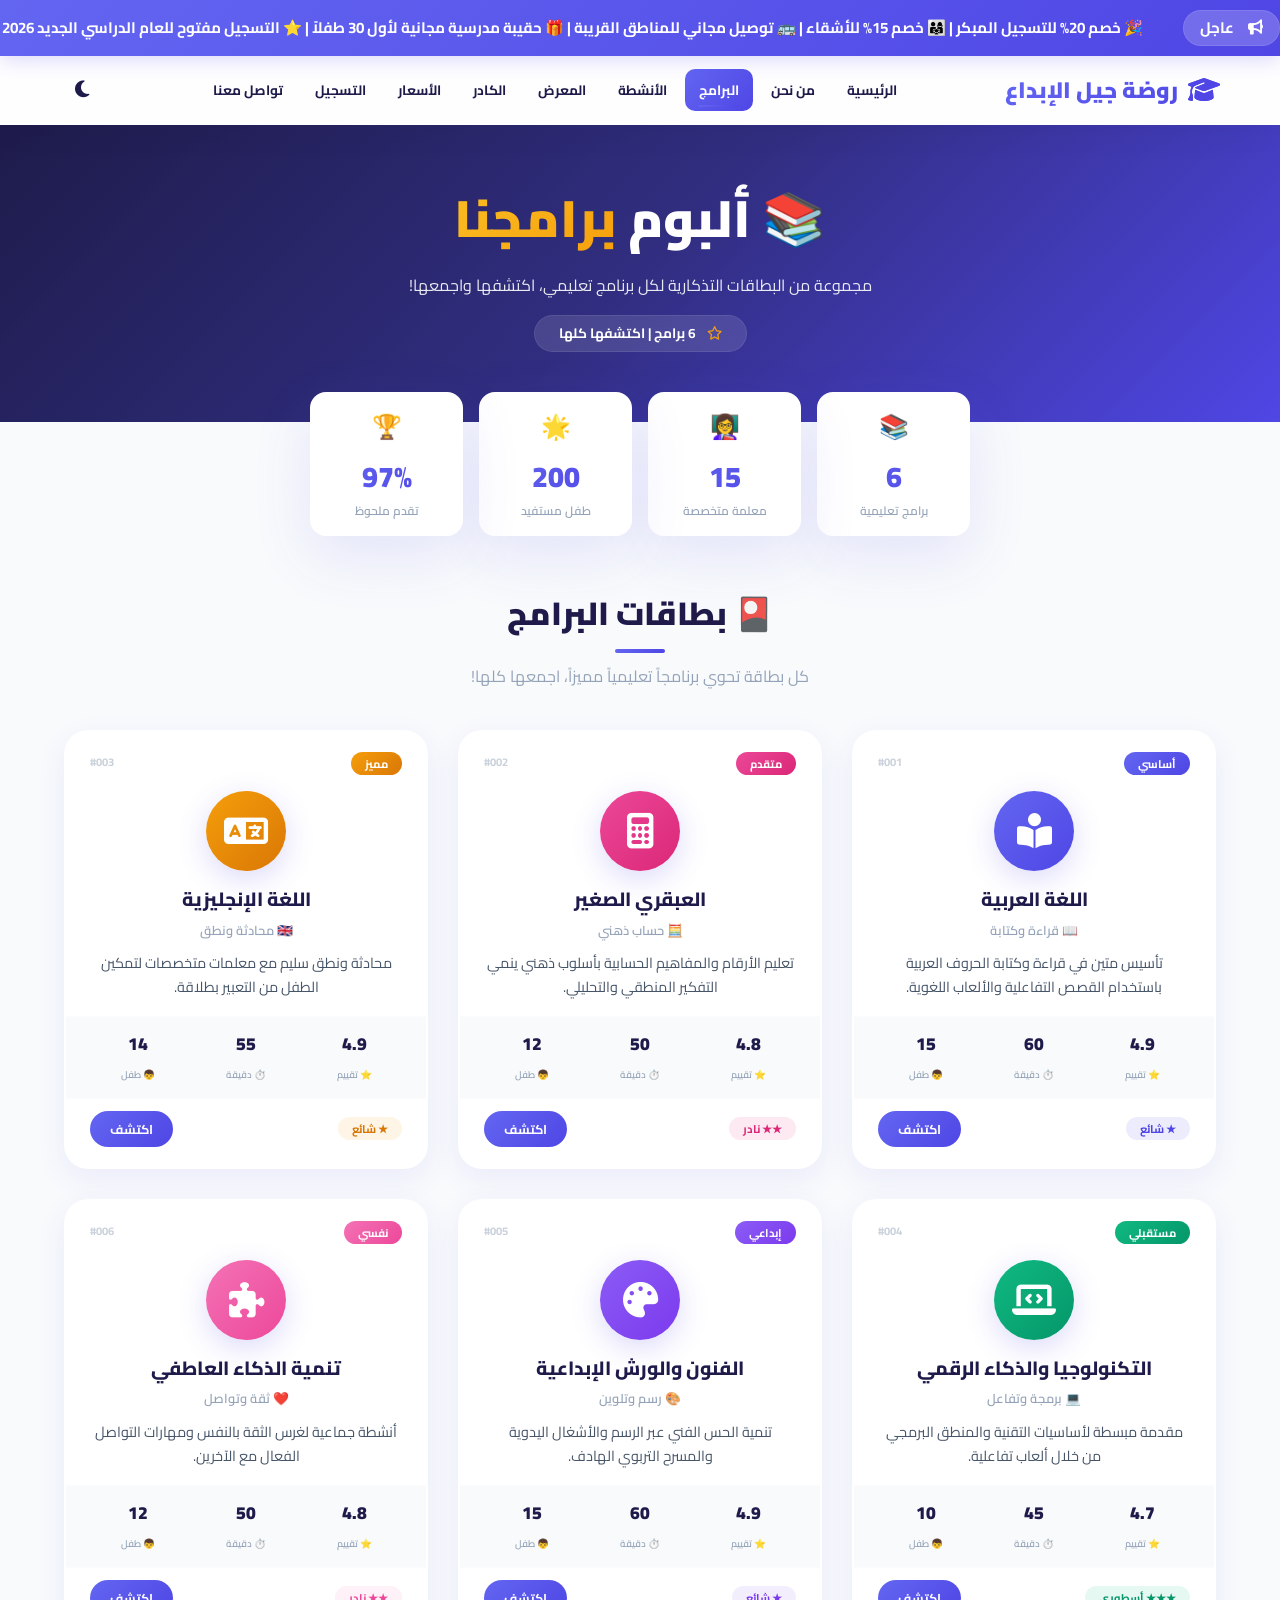
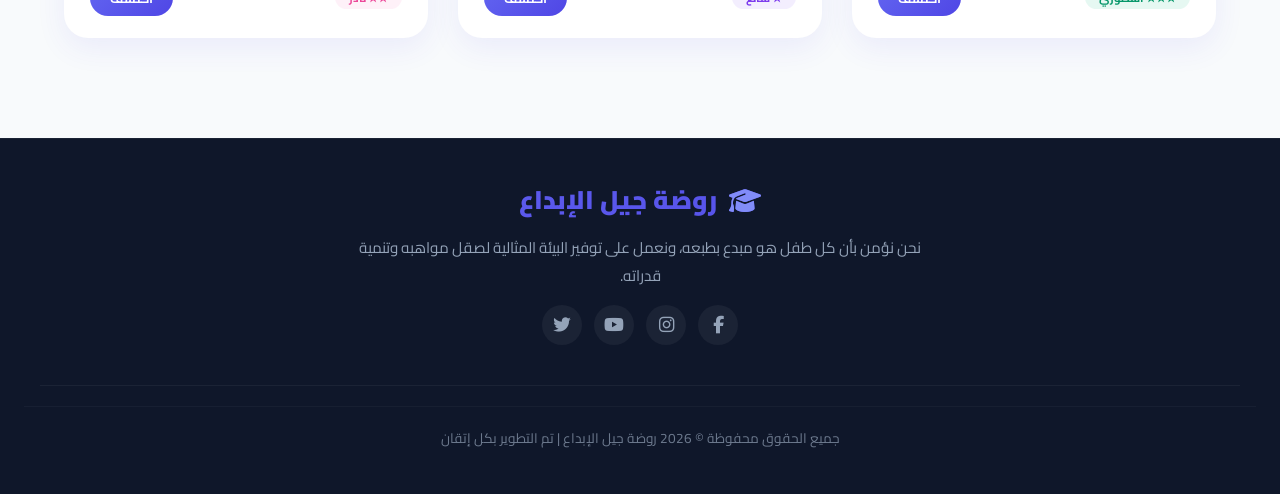
<file: programs.html>
<!DOCTYPE html>
<html lang="ar" dir="rtl">
<head>
    <meta charset="UTF-8">
    <meta name="viewport" content="width=device-width, initial-scale=1.0">
    <title>البرامج التعليمية | روضة جيل الإبداع</title>
    <link rel="stylesheet" href="../css/style.css">
    <link rel="stylesheet" href="https://cdnjs.cloudflare.com/ajax/libs/font-awesome/6.4.0/css/all.min.css">
    <link href="https://fonts.googleapis.com/css2?family=Cairo:wght@400;600;700;800;900&display=swap" rel="stylesheet">
    <style>
        /* ====== إعدادات عامة ====== */
        :root {
            --primary-color: #4f46e5;
            --primary-light: #818cf8;
            --primary-gradient: linear-gradient(135deg, #6366f1 0%, #4f46e5 100%);
            --secondary-color: #db2777;
            --secondary-gradient: linear-gradient(135deg, #ec4899 0%, #db2777 100%);
            --accent-color: #f59e0b;
            --success-color: #10b981;
            --bg-primary: #f8fafc;
            --bg-card: #ffffff;
            --text-primary: #1e1b4b;
            --text-secondary: #475569;
            --text-muted: #94a3b8;
            --glass-border: rgba(255, 255, 255, 0.3);
            --shadow-md: 0 10px 30px rgba(79, 70, 229, 0.08);
            --shadow-lg: 0 20px 60px rgba(79, 70, 229, 0.12);
            --shadow-premium: 0 30px 80px rgba(79, 70, 229, 0.15);
        }

        [data-theme="dark"] {
            --bg-primary: #0f172a;
            --bg-card: #1e293b;
            --text-primary: #f1f5f9;
            --text-secondary: #cbd5e1;
            --text-muted: #94a3b8;
            --glass-border: rgba(255, 255, 255, 0.05);
        }

        * {
            margin: 0;
            padding: 0;
            box-sizing: border-box;
        }

        body {
            font-family: 'Cairo', sans-serif;
            background: var(--bg-primary);
            color: var(--text-primary);
            overflow-x: hidden;
            transition: background 0.3s, color 0.3s;
        }

        /* ====== شريط التقدم ====== */
        .progress-container {
            position: fixed;
            top: 0;
            left: 0;
            width: 100%;
            height: 4px;
            background: transparent;
            z-index: 10000;
        }
        .progress-bar {
            height: 100%;
            background: var(--primary-gradient);
            width: 0%;
            transition: width 0.1s ease;
        }

        /* ====== شريط الإعلانات ====== */
        .urgent-ticker-container {
            background: var(--primary-gradient);
            color: #fff;
            padding: 10px 0;
            overflow: hidden;
            font-weight: 700;
            font-size: 0.95rem;
            z-index: 1000;
        }
        .urgent-ticker-text {
            display: flex;
            align-items: center;
            white-space: nowrap;
            animation: tickerLoop 25s linear infinite;
        }
        @keyframes tickerLoop {
    0% { transform: translateX(-100%); }
    100% { transform: translateX(100%); }
}
        .urgent-badge {
            background: rgba(255, 255, 255, 0.2);
            padding: 4px 16px;
            border-radius: 50px;
            margin-left: 20px;
            display: inline-flex;
            align-items: center;
            gap: 8px;
            flex-shrink: 0;
        }
        .urgent-badge i { margin-left: 6px; }
        .announcement-text {
            display: inline-block;
            padding-right: 20px;
            flex-shrink: 0;
        }
        .announcement-text i { margin-left: 4px; }

        /* ====== الهيدر ====== */
        header {
            background: rgba(255, 255, 255, 0.8);
            backdrop-filter: blur(20px);
            border-bottom: 1px solid var(--glass-border);
            position: sticky;
            top: 0;
            z-index: 999;
            padding: 12px 0;
        }
        nav {
            display: flex;
            justify-content: space-between;
            align-items: center;
            max-width: 1200px;
            margin: 0 auto;
            padding: 0 20px;
            flex-wrap: wrap;
            gap: 10px;
        }
        .logo {
            font-size: 1.4rem;
            font-weight: 900;
            display: flex;
            align-items: center;
            gap: 10px;
            background: var(--primary-gradient);
            -webkit-background-clip: text;
            -webkit-text-fill-color: transparent;
            background-clip: text;
        }
        .logo i {
            -webkit-text-fill-color: initial;
            color: var(--primary-color);
            font-size: 1.6rem;
        }
        nav ul {
            display: flex;
            list-style: none;
            gap: 4px;
            flex-wrap: wrap;
        }
        nav ul li a {
            text-decoration: none;
            color: var(--text-primary);
            font-weight: 700;
            padding: 8px 14px;
            border-radius: 10px;
            font-size: 0.85rem;
            transition: 0.3s;
        }
        nav ul li a:hover, nav ul li a.active {
            background: var(--primary-gradient);
            color: #fff;
        }
        .menu-toggle {
            display: none;
            background: none;
            border: none;
            color: var(--text-primary);
            font-size: 1.5rem;
            cursor: pointer;
            padding: 8px;
        }
        .dark-mode-btn {
            background: none;
            border: none;
            color: var(--text-primary);
            font-size: 1.2rem;
            cursor: pointer;
            padding: 8px 12px;
            border-radius: 50%;
            transition: 0.3s;
        }
        .dark-mode-btn:hover {
            background: rgba(79, 70, 229, 0.1);
        }

        /* ====== هيرو ====== */
        .programs-hero {
            position: relative;
            padding: 50px 24px 70px;
            background: linear-gradient(135deg, #1e1b4b, #312e81, #4f46e5);
            text-align: center;
            color: #fff;
            overflow: hidden;
            min-height: 240px;
        }
        .programs-hero-content {
            position: relative;
            z-index: 2;
        }
        .programs-hero h1 {
            font-size: clamp(2.2rem, 4vw, 3.2rem);
            font-weight: 900;
        }
        .programs-hero h1 span {
            background: linear-gradient(135deg, #fbbf24, #f59e0b);
            -webkit-background-clip: text;
            -webkit-text-fill-color: transparent;
            background-clip: text;
        }
        .programs-hero p {
            opacity: 0.9;
            max-width: 550px;
            margin: 10px auto 0;
            font-size: 1rem;
        }
        .programs-hero .collect-badge {
            display: inline-block;
            background: rgba(255, 255, 255, 0.12);
            padding: 6px 24px;
            border-radius: 50px;
            font-size: 0.85rem;
            font-weight: 700;
            margin-top: 16px;
            backdrop-filter: blur(10px);
            border: 1px solid rgba(255, 255, 255, 0.08);
        }
        .programs-hero .collect-badge i {
            margin-left: 8px;
            color: var(--accent-color);
        }

        /* ====== شبكة البطاقات ====== */
        .cards-collection {
            padding: 50px 24px 60px;
            max-width: 1200px;
            margin: 0 auto;
        }
        .cards-collection .collection-header {
            text-align: center;
            margin-bottom: 40px;
        }
        .cards-collection .collection-header h2 {
            font-size: 2rem;
            font-weight: 900;
            position: relative;
            display: inline-block;
        }
        .cards-collection .collection-header h2::after {
            content: '';
            display: block;
            width: 50px;
            height: 4px;
            background: var(--primary-gradient);
            margin: 8px auto 0;
            border-radius: 10px;
        }
        .cards-collection .collection-header p {
            color: var(--text-muted);
            margin-top: 10px;
        }

        .cards-grid {
            display: grid;
            grid-template-columns: repeat(auto-fit, minmax(280px, 1fr));
            gap: 30px;
        }

        /* ====== البطاقة التذكارية ====== */
        .trading-card {
            background: var(--bg-card);
            border-radius: 24px;
            padding: 0;
            box-shadow: var(--shadow-md);
            border: 2px solid var(--glass-border);
            transition: all 0.4s cubic-bezier(0.34, 1.56, 0.64, 1);
            overflow: hidden;
            position: relative;
            cursor: pointer;
        }
        .trading-card:hover {
            transform: translateY(-12px) scale(1.02);
            box-shadow: var(--shadow-premium);
            border-color: var(--primary-color);
        }

        .trading-card .card-header {
            padding: 20px 24px 16px;
            display: flex;
            justify-content: space-between;
            align-items: flex-start;
            position: relative;
        }
        .trading-card .card-header .card-level {
            font-size: 0.7rem;
            font-weight: 700;
            padding: 2px 14px;
            border-radius: 50px;
            color: #fff;
        }
        .trading-card .card-header .card-number {
            font-size: 0.7rem;
            font-weight: 700;
            color: var(--text-muted);
            opacity: 0.5;
        }

        .trading-card .card-body {
            padding: 0 24px 16px;
            text-align: center;
        }
        .trading-card .card-body .card-icon {
            width: 80px;
            height: 80px;
            border-radius: 50%;
            display: flex;
            align-items: center;
            justify-content: center;
            font-size: 2.2rem;
            color: #fff;
            margin: 0 auto 12px;
            box-shadow: 0 8px 30px rgba(79, 70, 229, 0.2);
            transition: 0.3s;
        }
        .trading-card:hover .card-body .card-icon {
            transform: scale(1.05) rotate(-5deg);
        }
        .trading-card .card-body h3 {
            font-size: 1.2rem;
            font-weight: 800;
        }
        .trading-card .card-body .card-subtitle {
            font-size: 0.8rem;
            color: var(--text-muted);
            font-weight: 600;
        }
        .trading-card .card-body .card-description {
            color: var(--text-secondary);
            font-size: 0.9rem;
            line-height: 1.7;
            margin-top: 8px;
        }

        .trading-card .card-stats {
            display: grid;
            grid-template-columns: 1fr 1fr 1fr;
            gap: 4px;
            padding: 12px 20px;
            background: var(--bg-primary);
            border-top: 1px solid var(--glass-border);
            border-bottom: 1px solid var(--glass-border);
        }
        .trading-card .card-stats .stat {
            text-align: center;
        }
        .trading-card .card-stats .stat .stat-value {
            display: block;
            font-weight: 900;
            font-size: 1.1rem;
            color: var(--text-primary);
        }
        .trading-card .card-stats .stat .stat-label {
            font-size: 0.6rem;
            color: var(--text-muted);
            font-weight: 600;
        }

        .trading-card .card-footer {
            padding: 12px 24px 20px;
            display: flex;
            justify-content: space-between;
            align-items: center;
        }
        .trading-card .card-footer .card-rarity {
            font-size: 0.7rem;
            font-weight: 700;
            padding: 2px 14px;
            border-radius: 50px;
        }
        .trading-card .card-footer .btn-collect {
            padding: 6px 20px;
            border: none;
            border-radius: 50px;
            background: var(--primary-gradient);
            color: #fff;
            font-weight: 700;
            font-size: 0.8rem;
            cursor: pointer;
            transition: 0.3s;
        }
        .trading-card .card-footer .btn-collect:hover {
            transform: scale(1.05);
            box-shadow: 0 8px 25px rgba(79, 70, 229, 0.3);
        }

        /* ====== إحصائيات المجموعة ====== */
        .collection-stats {
            display: grid;
            grid-template-columns: repeat(auto-fit, minmax(150px, 1fr));
            gap: 16px;
            max-width: 700px;
            margin: -30px auto 0;
            position: relative;
            z-index: 10;
            padding: 0 20px;
        }
        .collection-stat-item {
            background: var(--bg-card);
            padding: 14px 16px;
            border-radius: 16px;
            text-align: center;
            box-shadow: var(--shadow-lg);
            border: 1px solid var(--glass-border);
            transition: transform 0.3s ease;
        }
        .collection-stat-item:hover {
            transform: translateY(-6px) scale(1.02);
        }
        .collection-stat-item .number {
            font-size: 1.8rem;
            font-weight: 900;
            background: var(--primary-gradient);
            -webkit-background-clip: text;
            -webkit-text-fill-color: transparent;
            background-clip: text;
        }
        .collection-stat-item .label {
            font-size: 0.75rem;
            color: var(--text-muted);
            font-weight: 600;
        }
        .collection-stat-item .icon {
            font-size: 1.5rem;
            display: block;
            margin-bottom: 4px;
        }

        /* ====== الفوتر ====== */
        footer {
            background: #0f172a;
            color: #94a3b8;
            padding: 40px 24px 20px;
            margin-top: 40px;
        }
        .footer-content {
            max-width: 1200px;
            margin: 0 auto;
            text-align: center;
        }
        .footer-logo {
            font-size: 1.6rem;
            font-weight: 900;
            display: flex;
            align-items: center;
            justify-content: center;
            gap: 12px;
            background: var(--primary-gradient);
            -webkit-background-clip: text;
            -webkit-text-fill-color: transparent;
            background-clip: text;
            margin-bottom: 12px;
        }
        .footer-logo i {
            -webkit-text-fill-color: initial;
            color: var(--primary-light);
        }
        .footer-content p {
            max-width: 600px;
            margin: 0 auto 16px;
            font-size: 0.95rem;
        }
        .social-links {
            display: flex;
            justify-content: center;
            gap: 12px;
        }
        .social-links a {
            width: 40px;
            height: 40px;
            border-radius: 50%;
            background: rgba(255, 255, 255, 0.05);
            display: flex;
            align-items: center;
            justify-content: center;
            color: #94a3b8;
            transition: 0.3s;
            text-decoration: none;
        }
        .social-links a:hover {
            background: var(--primary-gradient);
            color: #fff;
            transform: translateY(-4px);
        }
        .footer-bottom {
            text-align: center;
            padding-top: 20px;
            border-top: 1px solid rgba(255, 255, 255, 0.05);
            margin-top: 20px;
            font-size: 0.85rem;
            opacity: 0.7;
        }

        /* ====== تجاوب ====== */
        @media (max-width: 768px) {
            .menu-toggle { display: block; }
            nav ul {
                display: none;
                flex-direction: column;
                width: 100%;
                padding-top: 16px;
                border-top: 1px solid var(--glass-border);
            }
            nav ul.open { display: flex; }
            nav ul li a {
                padding: 10px 20px;
                width: 100%;
                text-align: center;
            }
            .cards-grid { grid-template-columns: 1fr; max-width: 360px; margin: 0 auto; }
            .collection-stats { grid-template-columns: 1fr 1fr; margin-top: -20px; }
            .trading-card .card-stats { grid-template-columns: 1fr 1fr 1fr; }
        }

        @media (max-width: 480px) {
            .collection-stats { grid-template-columns: 1fr 1fr; }
            .trading-card .card-body .card-icon { width: 64px; height: 64px; font-size: 1.8rem; }
            .trading-card .card-header { padding: 16px 16px 12px; }
            .trading-card .card-body { padding: 0 16px 12px; }
            .trading-card .card-footer { padding: 10px 16px 16px; flex-wrap: wrap; gap: 8px; justify-content: center; }
        }

        /* ====== الوضع الليلي ====== */
        [data-theme="dark"] .trading-card {
            background: var(--bg-card);
            border-color: var(--glass-border);
        }
        [data-theme="dark"] .collection-stat-item {
            background: var(--bg-card);
            border-color: var(--glass-border);
        }
        [data-theme="dark"] header {
            background: rgba(15, 23, 42, 0.85);
        }
        [data-theme="dark"] .trading-card .card-stats {
            background: var(--bg-primary);
        }
    </style>
</head>
<body>

    <div class="progress-container">
        <div class="progress-bar" id="progressBar"></div>
    </div>

    <!-- ====== شريط الإعلانات ====== -->
     <div class="urgent-ticker-container" role="alert" aria-live="assertive">
        <div class="urgent-ticker-text">
            <span class="urgent-badge"><i class="fa-solid fa-bullhorn"></i> عاجل</span>
            <span class="announcement-text">
                🎉 خصم 20% للتسجيل المبكر | 👨‍👩‍👧 خصم 15% للأشقاء | 🚌 توصيل مجاني للمناطق القريبة | 🎁 حقيبة مدرسية مجانية لأول 30 طفلاً | ⭐ التسجيل مفتوح للعام الدراسي الجديد 2026 - 2027
            </span>
        </div>
    </div>

    <!-- ====== الهيدر ====== -->
    <header>
        <nav>
            <div class="logo">
                <i class="fa-solid fa-graduation-cap"></i>
                <span>روضة جيل الإبداع</span>
            </div>
            <button class="menu-toggle" id="menuToggle" aria-label="فتح القائمة">
                <i class="fas fa-bars"></i>
            </button>
            <ul id="navMenu">
                <li><a href="index.html">الرئيسية</a></li>
                <li><a href="about.html">من نحن</a></li>
                <li><a href="programs.html" class="active">البرامج</a></li>
                <li><a href="activities.html">الأنشطة</a></li>
                <li><a href="gallery.html">المعرض</a></li>
                <li><a href="staff.html">الكادر</a></li>
                <li><a href="pricing.html">الأسعار</a></li>
                <li><a href="registration.html">التسجيل</a></li>
                <li><a href="contact.html">تواصل معنا</a></li>
            </ul>
            <button id="darkModeToggle" class="dark-mode-btn" aria-label="تبديل الوضع الليلي">
                <i class="fas fa-moon"></i>
            </button>
        </nav>
    </header>

    <main>
        <!-- ====== هيرو ====== -->
        <section class="programs-hero">
            <div class="programs-hero-content">
                <h1>📚 ألبوم <span>برامجنا</span></h1>
                <p>مجموعة من البطاقات التذكارية لكل برنامج تعليمي، اكتشفها واجمعها!</p>
                <div class="collect-badge">
                    <i class="fa-regular fa-star"></i>
                    6 برامج | اكتشفها كلها
                </div>
            </div>
        </section>

        <!-- ====== إحصائيات المجموعة ====== -->
        <div class="collection-stats">
            <div class="collection-stat-item">
                <span class="icon">📚</span>
                <div class="number" data-count="6">0</div>
                <div class="label">برامج تعليمية</div>
            </div>
            <div class="collection-stat-item">
                <span class="icon">👩‍🏫</span>
                <div class="number" data-count="15">0</div>
                <div class="label">معلمة متخصصة</div>
            </div>
            <div class="collection-stat-item">
                <span class="icon">🌟</span>
                <div class="number" data-count="200">0</div>
                <div class="label">طفل مستفيد</div>
            </div>
            <div class="collection-stat-item">
                <span class="icon">🏆</span>
                <div class="number" data-count="97">0%</div>
                <div class="label">تقدم ملحوظ</div>
            </div>
        </div>

        <!-- ====== مجموعة البطاقات ====== -->
        <section class="cards-collection">
            <div class="collection-header">
                <h2>🎴 بطاقات البرامج</h2>
                <p>كل بطاقة تحوي برنامجاً تعليمياً مميزاً، اجمعها كلها!</p>
            </div>

            <div class="cards-grid">

                <!-- بطاقة 1 - العربية -->
                <div class="trading-card">
                    <div class="card-header">
                        <span class="card-level" style="background: linear-gradient(135deg, #6366f1, #4f46e5);">أساسي</span>
                        <span class="card-number">#001</span>
                    </div>
                    <div class="card-body">
                        <div class="card-icon" style="background: linear-gradient(135deg, #6366f1, #4f46e5);">
                            <i class="fa-solid fa-book-open-reader"></i>
                        </div>
                        <h3>اللغة العربية</h3>
                        <span class="card-subtitle">📖 قراءة وكتابة</span>
                        <p class="card-description">تأسيس متين في قراءة وكتابة الحروف العربية باستخدام القصص التفاعلية والألعاب اللغوية.</p>
                    </div>
                    <div class="card-stats">
                        <div class="stat">
                            <span class="stat-value">4.9</span>
                            <span class="stat-label">⭐ تقييم</span>
                        </div>
                        <div class="stat">
                            <span class="stat-value">60</span>
                            <span class="stat-label">⏱️ دقيقة</span>
                        </div>
                        <div class="stat">
                            <span class="stat-value">15</span>
                            <span class="stat-label">👦 طفل</span>
                        </div>
                    </div>
                    <div class="card-footer">
                        <span class="card-rarity" style="background:rgba(79,70,229,0.1);color:#4f46e5;">★ شائع</span>
                        <button class="btn-collect">اكتشف</button>
                    </div>
                </div>

                <!-- بطاقة 2 - الرياضيات -->
                <div class="trading-card">
                    <div class="card-header">
                        <span class="card-level" style="background: linear-gradient(135deg, #ec4899, #db2777);">متقدم</span>
                        <span class="card-number">#002</span>
                    </div>
                    <div class="card-body">
                        <div class="card-icon" style="background: linear-gradient(135deg, #ec4899, #db2777);">
                            <i class="fa-solid fa-calculator"></i>
                        </div>
                        <h3>العبقري الصغير</h3>
                        <span class="card-subtitle">🧮 حساب ذهني</span>
                        <p class="card-description">تعليم الأرقام والمفاهيم الحسابية بأسلوب ذهني ينمي التفكير المنطقي والتحليلي.</p>
                    </div>
                    <div class="card-stats">
                        <div class="stat">
                            <span class="stat-value">4.8</span>
                            <span class="stat-label">⭐ تقييم</span>
                        </div>
                        <div class="stat">
                            <span class="stat-value">50</span>
                            <span class="stat-label">⏱️ دقيقة</span>
                        </div>
                        <div class="stat">
                            <span class="stat-value">12</span>
                            <span class="stat-label">👦 طفل</span>
                        </div>
                    </div>
                    <div class="card-footer">
                        <span class="card-rarity" style="background:rgba(219,39,119,0.1);color:#db2777;">★★ نادر</span>
                        <button class="btn-collect">اكتشف</button>
                    </div>
                </div>

                <!-- بطاقة 3 - الإنجليزية -->
                <div class="trading-card">
                    <div class="card-header">
                        <span class="card-level" style="background: linear-gradient(135deg, #f59e0b, #d97706);">مميز</span>
                        <span class="card-number">#003</span>
                    </div>
                    <div class="card-body">
                        <div class="card-icon" style="background: linear-gradient(135deg, #f59e0b, #d97706);">
                            <i class="fa-solid fa-language"></i>
                        </div>
                        <h3>اللغة الإنجليزية</h3>
                        <span class="card-subtitle">🇬🇧 محادثة ونطق</span>
                        <p class="card-description">محادثة ونطق سليم مع معلمات متخصصات لتمكين الطفل من التعبير بطلاقة.</p>
                    </div>
                    <div class="card-stats">
                        <div class="stat">
                            <span class="stat-value">4.9</span>
                            <span class="stat-label">⭐ تقييم</span>
                        </div>
                        <div class="stat">
                            <span class="stat-value">55</span>
                            <span class="stat-label">⏱️ دقيقة</span>
                        </div>
                        <div class="stat">
                            <span class="stat-value">14</span>
                            <span class="stat-label">👦 طفل</span>
                        </div>
                    </div>
                    <div class="card-footer">
                        <span class="card-rarity" style="background:rgba(245,158,11,0.1);color:#d97706;">★ شائع</span>
                        <button class="btn-collect">اكتشف</button>
                    </div>
                </div>

                <!-- بطاقة 4 - التكنولوجيا -->
                <div class="trading-card">
                    <div class="card-header">
                        <span class="card-level" style="background: linear-gradient(135deg, #10b981, #059669);">مستقبلي</span>
                        <span class="card-number">#004</span>
                    </div>
                    <div class="card-body">
                        <div class="card-icon" style="background: linear-gradient(135deg, #10b981, #059669);">
                            <i class="fa-solid fa-laptop-code"></i>
                        </div>
                        <h3>التكنولوجيا والذكاء الرقمي</h3>
                        <span class="card-subtitle">💻 برمجة وتفاعل</span>
                        <p class="card-description">مقدمة مبسطة لأساسيات التقنية والمنطق البرمجي من خلال ألعاب تفاعلية.</p>
                    </div>
                    <div class="card-stats">
                        <div class="stat">
                            <span class="stat-value">4.7</span>
                            <span class="stat-label">⭐ تقييم</span>
                        </div>
                        <div class="stat">
                            <span class="stat-value">45</span>
                            <span class="stat-label">⏱️ دقيقة</span>
                        </div>
                        <div class="stat">
                            <span class="stat-value">10</span>
                            <span class="stat-label">👦 طفل</span>
                        </div>
                    </div>
                    <div class="card-footer">
                        <span class="card-rarity" style="background:rgba(16,185,129,0.1);color:#059669;">★★★ أسطوري</span>
                        <button class="btn-collect">اكتشف</button>
                    </div>
                </div>

                <!-- بطاقة 5 - الفنون -->
                <div class="trading-card">
                    <div class="card-header">
                        <span class="card-level" style="background: linear-gradient(135deg, #8b5cf6, #7c3aed);">إبداعي</span>
                        <span class="card-number">#005</span>
                    </div>
                    <div class="card-body">
                        <div class="card-icon" style="background: linear-gradient(135deg, #8b5cf6, #7c3aed);">
                            <i class="fa-solid fa-palette"></i>
                        </div>
                        <h3>الفنون والورش الإبداعية</h3>
                        <span class="card-subtitle">🎨 رسم وتلوين</span>
                        <p class="card-description">تنمية الحس الفني عبر الرسم والأشغال اليدوية والمسرح التربوي الهادف.</p>
                    </div>
                    <div class="card-stats">
                        <div class="stat">
                            <span class="stat-value">4.9</span>
                            <span class="stat-label">⭐ تقييم</span>
                        </div>
                        <div class="stat">
                            <span class="stat-value">60</span>
                            <span class="stat-label">⏱️ دقيقة</span>
                        </div>
                        <div class="stat">
                            <span class="stat-value">15</span>
                            <span class="stat-label">👦 طفل</span>
                        </div>
                    </div>
                    <div class="card-footer">
                        <span class="card-rarity" style="background:rgba(139,92,246,0.1);color:#7c3aed;">★ شائع</span>
                        <button class="btn-collect">اكتشف</button>
                    </div>
                </div>

                <!-- بطاقة 6 - الذكاء العاطفي -->
                <div class="trading-card">
                    <div class="card-header">
                        <span class="card-level" style="background: linear-gradient(135deg, #f472b6, #ec4899);">نفسي</span>
                        <span class="card-number">#006</span>
                    </div>
                    <div class="card-body">
                        <div class="card-icon" style="background: linear-gradient(135deg, #f472b6, #ec4899);">
                            <i class="fa-solid fa-puzzle-piece"></i>
                        </div>
                        <h3>تنمية الذكاء العاطفي</h3>
                        <span class="card-subtitle">❤️ ثقة وتواصل</span>
                        <p class="card-description">أنشطة جماعية لغرس الثقة بالنفس ومهارات التواصل الفعال مع الآخرين.</p>
                    </div>
                    <div class="card-stats">
                        <div class="stat">
                            <span class="stat-value">4.8</span>
                            <span class="stat-label">⭐ تقييم</span>
                        </div>
                        <div class="stat">
                            <span class="stat-value">50</span>
                            <span class="stat-label">⏱️ دقيقة</span>
                        </div>
                        <div class="stat">
                            <span class="stat-value">12</span>
                            <span class="stat-label">👦 طفل</span>
                        </div>
                    </div>
                    <div class="card-footer">
                        <span class="card-rarity" style="background:rgba(244,114,182,0.1);color:#ec4899;">★★ نادر</span>
                        <button class="btn-collect">اكتشف</button>
                    </div>
                </div>

            </div>
        </section>
    </main>

    <!-- ====== الفوتر ====== -->
    <footer>
        <div class="footer-content">
            <div class="footer-logo">
                <i class="fa-solid fa-graduation-cap"></i>
                <span>روضة جيل الإبداع</span>
            </div>
            <p>نحن نؤمن بأن كل طفل هو مبدع بطبعه، ونعمل على توفير البيئة المثالية لصقل مواهبه وتنمية قدراته.</p>
            <div class="social-links">
                <a href="#" aria-label="فيسبوك"><i class="fab fa-facebook-f"></i></a>
                <a href="#" aria-label="إنستغرام"><i class="fab fa-instagram"></i></a>
                <a href="#" aria-label="يوتيوب"><i class="fab fa-youtube"></i></a>
                <a href="#" aria-label="تويتر"><i class="fab fa-twitter"></i></a>
            </div>
        </div>
        <div class="footer-bottom">
            <p>جميع الحقوق محفوظة &copy; 2026 روضة جيل الإبداع | تم التطوير بكل إتقان</p>
        </div>
    </footer>

    <script src="../js/app.js"></script>
    <script>
        // ================================================================
        //  سكريبت صفحة البرامج - بطاقات تذكارية
        // ================================================================
        (function() {
            'use strict';

            // ====== 1. شريط التقدم ======
            var progressBar = document.getElementById('progressBar');
            if (progressBar) {
                window.addEventListener('scroll', function() {
                    var scrollTop = window.scrollY;
                    var docHeight = document.documentElement.scrollHeight - window.innerHeight;
                    var progress = (scrollTop / docHeight) * 100;
                    progressBar.style.width = progress + '%';
                });
            }

            // ====== 2. الوضع الليلي ======
            var darkToggle = document.getElementById('darkModeToggle');
            var currentTheme = localStorage.getItem('theme') || 'light';
            document.documentElement.setAttribute('data-theme', currentTheme);

            if (darkToggle) {
                var icon = darkToggle.querySelector('i');
                if (currentTheme === 'dark') {
                    icon.className = 'fas fa-sun';
                } else {
                    icon.className = 'fas fa-moon';
                }

                darkToggle.addEventListener('click', function() {
                    var theme = document.documentElement.getAttribute('data-theme');
                    var newTheme = theme === 'dark' ? 'light' : 'dark';
                    document.documentElement.setAttribute('data-theme', newTheme);
                    localStorage.setItem('theme', newTheme);
                    if (newTheme === 'dark') {
                        icon.className = 'fas fa-sun';
                    } else {
                        icon.className = 'fas fa-moon';
                    }
                });
            }

            // ====== 3. زر القائمة المتنقلة ======
            var menuToggle = document.getElementById('menuToggle');
            var navMenu = document.getElementById('navMenu');
            if (menuToggle && navMenu) {
                menuToggle.addEventListener('click', function() {
                    navMenu.classList.toggle('open');
                });
            }

            // ====== 4. عدادات إحصائية ======
            var statNumbers = document.querySelectorAll('.collection-stat-item .number');

            var statObserver = new IntersectionObserver(function(entries) {
                entries.forEach(function(entry) {
                    if (entry.isIntersecting) {
                        var el = entry.target;
                        var target = parseInt(el.dataset.count);
                        var isPercent = el.textContent.includes('%');
                        var current = 0;
                        var step = Math.max(1, Math.floor(target / 40));

                        function updateCounter() {
                            current += step;
                            if (current < target) {
                                el.textContent = current + (isPercent ? '%' : '');
                                requestAnimationFrame(updateCounter);
                            } else {
                                el.textContent = target + (isPercent ? '%' : '');
                            }
                        }
                        updateCounter();
                        statObserver.unobserve(el);
                    }
                });
            }, { threshold: 0.5 });

            statNumbers.forEach(function(el) {
                statObserver.observe(el);
            });

            // ====== 5. تأثيرات الظهور ======
            var appearElements = document.querySelectorAll('.trading-card, .collection-stat-item');

            var appearObserver = new IntersectionObserver(function(entries) {
                entries.forEach(function(entry, index) {
                    if (entry.isIntersecting) {
                        setTimeout(function() {
                            entry.target.style.opacity = '1';
                            entry.target.style.transform = 'translateY(0) scale(1)';
                        }, index * 150);
                        appearObserver.unobserve(entry.target);
                    }
                });
            }, { threshold: 0.1 });

            appearElements.forEach(function(el) {
                el.style.opacity = '0';
                el.style.transform = 'translateY(40px) scale(0.95)';
                el.style.transition = 'opacity 0.6s ease, transform 0.6s cubic-bezier(0.34, 1.56, 0.64, 1)';
                appearObserver.observe(el);
            });

            // ====== 6. أزرار الاكتشاف ======
            var collectBtns = document.querySelectorAll('.btn-collect');
            collectBtns.forEach(function(btn) {
                btn.addEventListener('click', function() {
                    var card = this.closest('.trading-card');
                    var title = card.querySelector('h3').textContent;
                    var rarity = card.querySelector('.card-rarity').textContent.trim();

                    var messages = {
                        '★ شائع': '🌟 برنامج رائع!',
                        '★★ نادر': '🔥 برنامج مميز!',
                        '★★★ أسطوري': '⚡ برنامج أسطوري!'
                    };

                    var emoji = messages[rarity] || '🌟';

                    alert(emoji + ' تم اكتشاف برنامج "' + title + '"!\n' +
                        rarity + '\n\nسجل طفلك الآن واستمتع بالتعلم!');
                });
            });

            // ====== 7. تأثير التقليب عند النقر ======
            var cards = document.querySelectorAll('.trading-card');
            cards.forEach(function(card) {
                card.addEventListener('click', function(e) {
                    // منع التنفيذ إذا كان الضغط على الزر
                    if (e.target.classList.contains('btn-collect')) return;

                    this.style.transform = 'scale(0.95)';
                    setTimeout(function() {
                        card.style.transform = '';
                    }, 200);
                });
            });

            console.log('✅ صفحة البرامج - بطاقات تذكارية جاهزة!');
        })();
        // ====== الوضع الليلي ======
(function() {
    var toggleBtn = document.getElementById('darkModeToggle');
    var currentTheme = localStorage.getItem('theme') || 'light';

    // تطبيق الثيم المحفوظ
    document.documentElement.setAttribute('data-theme', currentTheme);

    if (toggleBtn) {
        var icon = toggleBtn.querySelector('i');
        updateIcon(currentTheme);

        toggleBtn.addEventListener('click', function() {
            var theme = document.documentElement.getAttribute('data-theme');
            var newTheme = theme === 'dark' ? 'light' : 'dark';

            document.documentElement.setAttribute('data-theme', newTheme);
            localStorage.setItem('theme', newTheme);
            updateIcon(newTheme);
        });
    }

    function updateIcon(theme) {
        var icon = document.querySelector('#darkModeToggle i');
        if (icon) {
            if (theme === 'dark') {
                icon.className = 'fas fa-sun';
            } else {
                icon.className = 'fas fa-moon';
            }
        }
    }
})();
    </script>

</body>
</html>
</file>
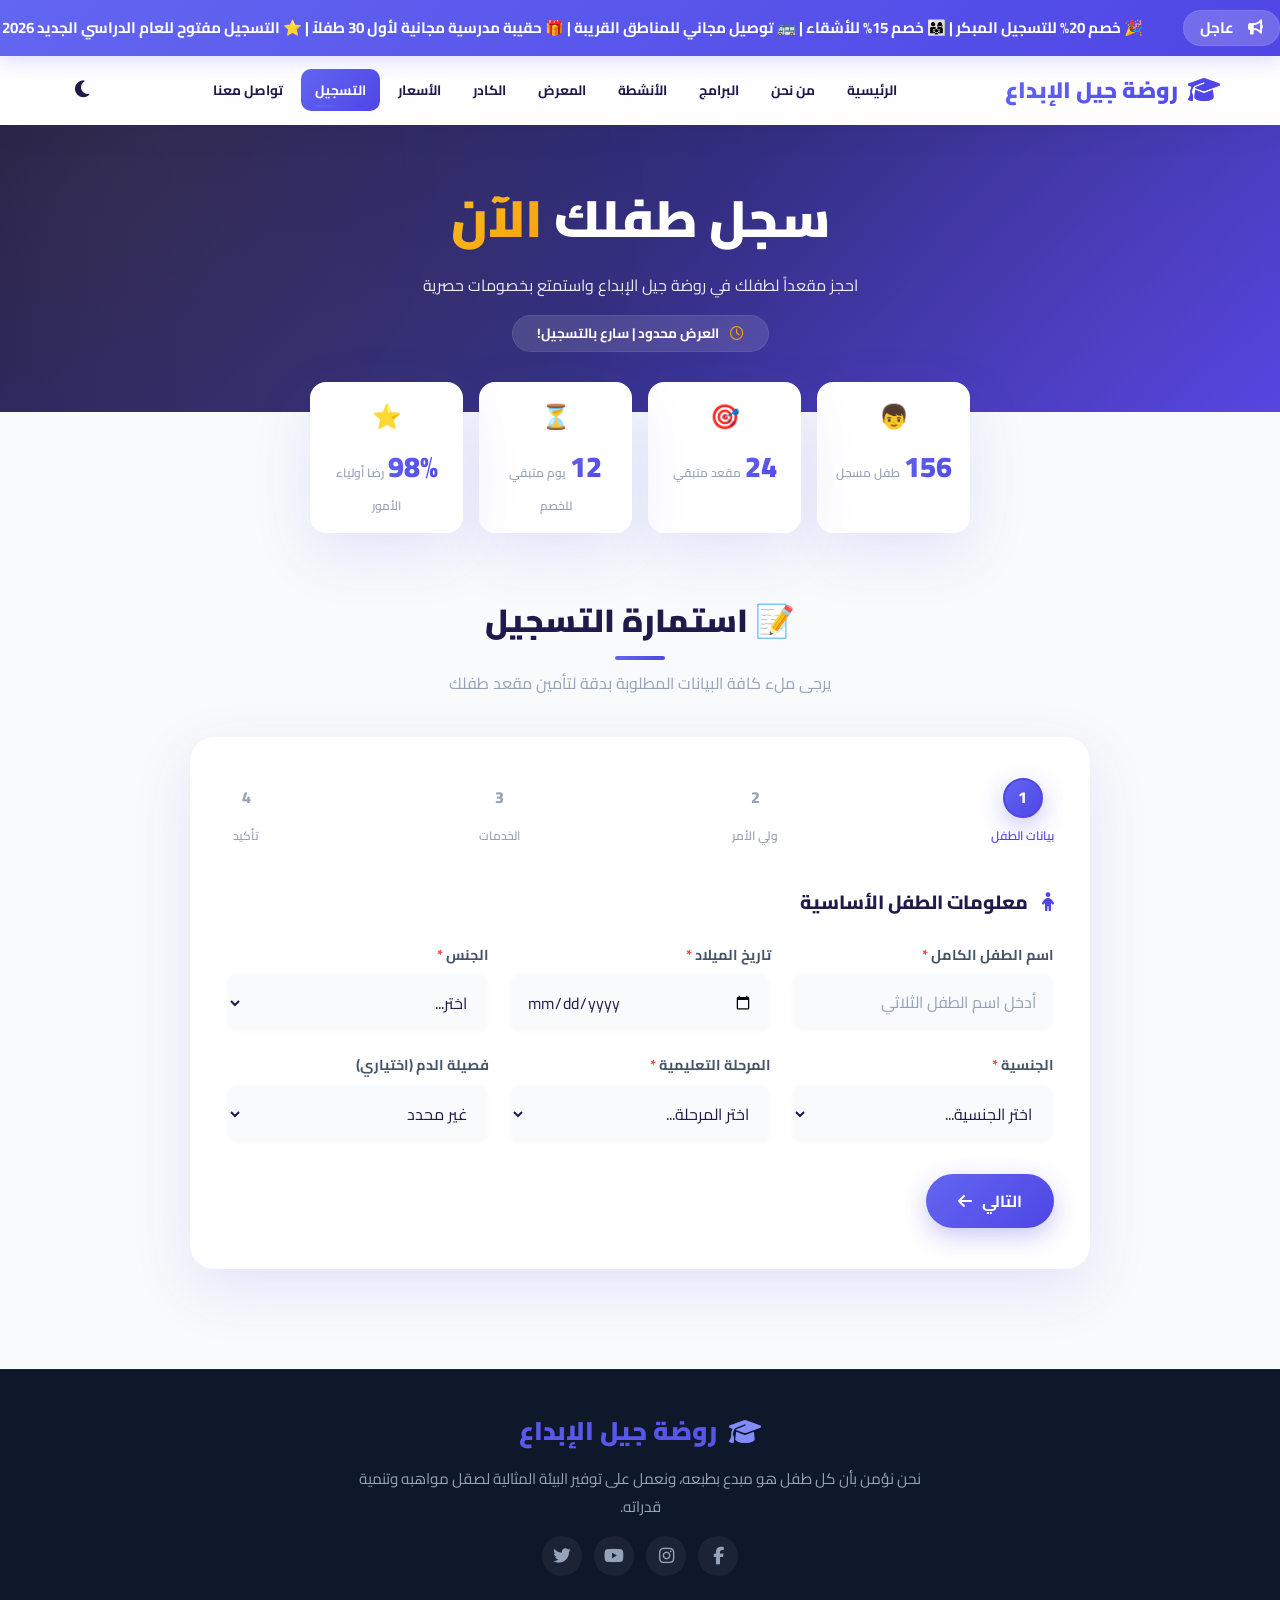
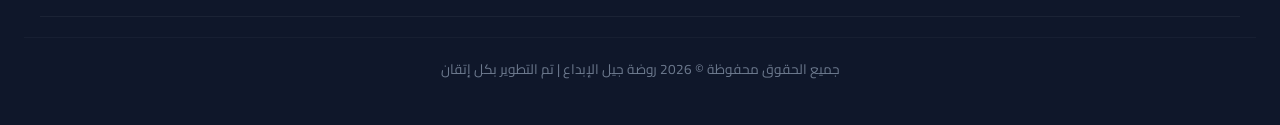
<file: registration.html>
<!DOCTYPE html>
<html lang="ar" dir="rtl">
<head>
    <meta charset="UTF-8">
    <meta name="viewport" content="width=device-width, initial-scale=1.0">
    <title>طلب التسجيل الإلكتروني | روضة جيل الإبداع</title>
    <link rel="stylesheet" href="../css/style.css">
    <link rel="stylesheet" href="https://cdnjs.cloudflare.com/ajax/libs/font-awesome/6.4.0/css/all.min.css">
    <link href="https://fonts.googleapis.com/css2?family=Cairo:wght@400;600;700;800;900&display=swap" rel="stylesheet">
    <style>
        /* ====== إعدادات عامة ====== */
        :root {
            --primary-color: #4f46e5;
            --primary-light: #818cf8;
            --primary-gradient: linear-gradient(135deg, #6366f1 0%, #4f46e5 100%);
            --secondary-color: #db2777;
            --secondary-gradient: linear-gradient(135deg, #ec4899 0%, #db2777 100%);
            --accent-color: #f59e0b;
            --success-color: #10b981;
            --bg-primary: #f8fafc;
            --bg-card: #ffffff;
            --text-primary: #1e1b4b;
            --text-secondary: #475569;
            --text-muted: #94a3b8;
            --glass-border: rgba(255, 255, 255, 0.3);
            --shadow-md: 0 10px 30px rgba(79, 70, 229, 0.08);
            --shadow-lg: 0 20px 60px rgba(79, 70, 229, 0.12);
            --shadow-premium: 0 30px 80px rgba(79, 70, 229, 0.15);
        }

        [data-theme="dark"] {
            --bg-primary: #0f172a;
            --bg-card: #1e293b;
            --text-primary: #f1f5f9;
            --text-secondary: #cbd5e1;
            --text-muted: #94a3b8;
            --glass-border: rgba(255, 255, 255, 0.05);
        }

        * {
            margin: 0;
            padding: 0;
            box-sizing: border-box;
        }

        body {
            font-family: 'Cairo', sans-serif;
            background: var(--bg-primary);
            color: var(--text-primary);
            overflow-x: hidden;
            transition: background 0.3s, color 0.3s;
        }

        /* ====== شريط التقدم ====== */
        .progress-container {
            position: fixed;
            top: 0;
            left: 0;
            width: 100%;
            height: 4px;
            background: transparent;
            z-index: 10000;
        }
        .progress-bar {
            height: 100%;
            background: var(--primary-gradient);
            width: 0%;
            transition: width 0.1s ease;
        }

        /* ====== شريط الإعلانات ====== */
        .urgent-ticker-container {
            background: var(--primary-gradient);
            color: #fff;
            padding: 10px 0;
            overflow: hidden;
            font-weight: 700;
            font-size: 0.95rem;
            z-index: 1000;
        }
        .urgent-ticker-text {
            display: flex;
            align-items: center;
            white-space: nowrap;
            animation: tickerLoop 25s linear infinite;
        }
         @keyframes tickerLoop {
    0% { transform: translateX(-100%); }
    100% { transform: translateX(100%); }
}
        .urgent-badge {
            background: rgba(255, 255, 255, 0.2);
            padding: 4px 16px;
            border-radius: 50px;
            margin-left: 20px;
            display: inline-flex;
            align-items: center;
            gap: 8px;
            flex-shrink: 0;
        }
        .urgent-badge i { margin-left: 6px; }
        .announcement-text {
            display: inline-block;
            padding-right: 20px;
            flex-shrink: 0;
        }
        .announcement-text i { margin-left: 4px; }

        /* ====== الهيدر ====== */
        header {
            background: rgba(255, 255, 255, 0.8);
            backdrop-filter: blur(20px);
            border-bottom: 1px solid var(--glass-border);
            position: sticky;
            top: 0;
            z-index: 999;
            padding: 12px 0;
            transition: 0.3s;
        }
        header.scrolled {
            box-shadow: 0 10px 40px rgba(0, 0, 0, 0.08);
        }
        nav {
            display: flex;
            justify-content: space-between;
            align-items: center;
            max-width: 1200px;
            margin: 0 auto;
            padding: 0 20px;
            flex-wrap: wrap;
            gap: 10px;
        }
        .logo {
            font-size: 1.4rem;
            font-weight: 900;
            display: flex;
            align-items: center;
            gap: 10px;
            background: var(--primary-gradient);
            -webkit-background-clip: text;
            -webkit-text-fill-color: transparent;
            background-clip: text;
        }
        .logo i {
            -webkit-text-fill-color: initial;
            color: var(--primary-color);
            font-size: 1.6rem;
        }
        nav ul {
            display: flex;
            list-style: none;
            gap: 4px;
            flex-wrap: wrap;
        }
        nav ul li a {
            text-decoration: none;
            color: var(--text-primary);
            font-weight: 700;
            padding: 8px 14px;
            border-radius: 10px;
            font-size: 0.85rem;
            transition: 0.3s;
        }
        nav ul li a:hover, nav ul li a.active {
            background: var(--primary-gradient);
            color: #fff;
        }
        .menu-toggle {
            display: none;
            background: none;
            border: none;
            color: var(--text-primary);
            font-size: 1.5rem;
            cursor: pointer;
            padding: 8px;
            transition: 0.3s;
        }
        .menu-toggle:hover {
            color: var(--primary-color);
        }
        .dark-mode-btn {
            background: none;
            border: none;
            color: var(--text-primary);
            font-size: 1.2rem;
            cursor: pointer;
            padding: 8px 12px;
            border-radius: 50%;
            transition: 0.3s;
        }
        .dark-mode-btn:hover {
            background: rgba(79, 70, 229, 0.1);
        }

        /* ====== هيرو التسجيل ====== */
        .registration-hero {
            position: relative;
            padding: 50px 24px 60px;
            background: linear-gradient(135deg, #1e1b4b, #312e81, #4f46e5);
            text-align: center;
            color: #fff;
            overflow: hidden;
        }
        .registration-hero::before {
            content: '';
            position: absolute;
            inset: 0;
            background: 
                radial-gradient(circle at 10% 20%, rgba(251, 191, 36, 0.08) 0%, transparent 50%),
                radial-gradient(circle at 90% 80%, rgba(236, 72, 153, 0.06) 0%, transparent 50%);
        }
        .registration-hero-content {
            position: relative;
            z-index: 2;
        }
        .registration-hero h1 {
            font-size: clamp(2.2rem, 4vw, 3.2rem);
            font-weight: 900;
        }
        .registration-hero h1 span {
            background: linear-gradient(135deg, #fbbf24, #f59e0b);
            -webkit-background-clip: text;
            -webkit-text-fill-color: transparent;
            background-clip: text;
        }
        .registration-hero p {
            opacity: 0.9;
            max-width: 550px;
            margin: 10px auto 0;
            font-size: 1rem;
        }
        .registration-hero .hero-badge {
            display: inline-block;
            background: rgba(255, 255, 255, 0.12);
            padding: 6px 24px;
            border-radius: 50px;
            font-size: 0.85rem;
            font-weight: 700;
            margin-top: 16px;
            backdrop-filter: blur(10px);
            border: 1px solid rgba(255, 255, 255, 0.08);
        }
        .registration-hero .hero-badge i {
            color: var(--accent-color);
            margin-left: 8px;
        }

        /* ====== إحصائيات سريعة ====== */
        .quick-stats {
            display: grid;
            grid-template-columns: repeat(auto-fit, minmax(140px, 1fr));
            gap: 16px;
            max-width: 700px;
            margin: -30px auto 0;
            position: relative;
            z-index: 10;
            padding: 0 20px;
        }
        .quick-stat-item {
            background: var(--bg-card);
            padding: 14px 16px;
            border-radius: 16px;
            text-align: center;
            box-shadow: var(--shadow-lg);
            border: 1px solid var(--glass-border);
            transition: all 0.4s cubic-bezier(0.34, 1.56, 0.64, 1);
        }
        .quick-stat-item:hover {
            transform: translateY(-6px) scale(1.02);
            box-shadow: var(--shadow-premium);
        }
        .quick-stat-item .number {
            font-size: 1.8rem;
            font-weight: 900;
            background: var(--primary-gradient);
            -webkit-background-clip: text;
            -webkit-text-fill-color: transparent;
            background-clip: text;
        }
        .quick-stat-item .label {
            font-size: 0.75rem;
            color: var(--text-muted);
            font-weight: 600;
        }
        .quick-stat-item .icon {
            font-size: 1.5rem;
            display: block;
            margin-bottom: 4px;
        }

        /* ====== نموذج التسجيل ====== */
        .registration-section {
            padding: 60px 24px;
            max-width: 1000px;
            margin: 0 auto;
        }
        .registration-section .section-header {
            text-align: center;
            margin-bottom: 40px;
        }
        .registration-section .section-header h2 {
            font-size: 2rem;
            font-weight: 900;
            position: relative;
            display: inline-block;
        }
        .registration-section .section-header h2::after {
            content: '';
            display: block;
            width: 50px;
            height: 4px;
            background: var(--primary-gradient);
            margin: 8px auto 0;
            border-radius: 10px;
        }
        .registration-section .section-header p {
            color: var(--text-muted);
            margin-top: 10px;
        }

        .registration-form-wrapper {
            background: var(--bg-card);
            border-radius: 24px;
            padding: 40px 35px;
            box-shadow: var(--shadow-lg);
            border: 1px solid var(--glass-border);
        }

        /* ====== شريط التقدم في النموذج ====== */
        .form-progress {
            display: flex;
            justify-content: space-between;
            margin-bottom: 40px;
            position: relative;
        }
        .form-progress::before {
            content: '';
            position: absolute;
            top: 20px;
            left: 0;
            right: 0;
            height: 2px;
            background: var(--glass-border);
            z-index: 0;
        }
        .form-progress::after {
            content: '';
            position: absolute;
            top: 20px;
            left: 0;
            height: 2px;
            background: var(--primary-gradient);
            z-index: 0;
            width: calc(var(--progress, 0) * 1%);
            transition: width 0.5s ease;
        }
        .progress-step {
            display: flex;
            flex-direction: column;
            align-items: center;
            gap: 8px;
            z-index: 1;
        }
        .step-number {
            width: 40px;
            height: 40px;
            border-radius: 50%;
            background: var(--bg-card);
            border: 2px solid var(--glass-border);
            display: flex;
            align-items: center;
            justify-content: center;
            font-weight: 800;
            color: var(--text-muted);
            transition: all 0.4s ease;
        }
        .progress-step.active .step-number {
            background: var(--primary-gradient);
            border-color: var(--primary-color);
            color: #fff;
            box-shadow: 0 8px 25px rgba(79, 70, 229, 0.3);
        }
        .step-label {
            font-size: 0.75rem;
            font-weight: 600;
            color: var(--text-muted);
        }
        .progress-step.active .step-label {
            color: var(--primary-color);
        }

        /* ====== خطوات النموذج ====== */
        .form-step {
            display: none;
            animation: fadeSlideIn 0.5s ease;
        }
        .form-step.active {
            display: block;
        }
        @keyframes fadeSlideIn {
            from { opacity: 0; transform: translateY(20px); }
            to { opacity: 1; transform: translateY(0); }
        }

        .form-step h3 {
            font-size: 1.2rem;
            font-weight: 800;
            margin-bottom: 24px;
            color: var(--text-primary);
        }
        .form-step h3 i {
            color: var(--primary-color);
            margin-left: 10px;
        }

        .form-grid {
            display: grid;
            grid-template-columns: repeat(auto-fit, minmax(220px, 1fr));
            gap: 20px;
        }
        .form-group {
            display: flex;
            flex-direction: column;
            gap: 6px;
        }
        .form-group.full-width {
            grid-column: 1 / -1;
        }
        .form-group label {
            font-weight: 700;
            color: var(--text-secondary);
            font-size: 0.9rem;
        }
        .form-group .required {
            color: #ef4444;
        }
        .form-group input,
        .form-group select,
        .form-group textarea {
            padding: 12px 16px;
            border: 2px solid var(--glass-border);
            border-radius: 12px;
            font-family: inherit;
            background: var(--bg-primary);
            color: var(--text-primary);
            transition: all 0.3s ease;
            font-size: 1rem;
            width: 100%;
        }
        .form-group input:focus,
        .form-group select:focus,
        .form-group textarea:focus {
            outline: none;
            border-color: var(--primary-color);
            box-shadow: 0 0 0 4px rgba(79, 70, 229, 0.1);
        }
        .form-group input::placeholder,
        .form-group textarea::placeholder {
            color: var(--text-muted);
        }
        .error-message {
            display: none;
            color: #ef4444;
            font-size: 0.8rem;
            font-weight: 600;
            margin-top: 4px;
        }
        input.error, select.error, textarea.error {
            border-color: #ef4444 !important;
            box-shadow: 0 0 0 4px rgba(239, 68, 68, 0.1) !important;
        }

        .form-navigation {
            display: flex;
            justify-content: space-between;
            gap: 16px;
            margin-top: 30px;
            flex-wrap: wrap;
        }
        .form-navigation .btn {
            padding: 12px 32px;
            border: none;
            border-radius: 50px;
            font-weight: 700;
            font-size: 1rem;
            cursor: pointer;
            transition: all 0.3s ease;
            display: inline-flex;
            align-items: center;
            gap: 10px;
            text-decoration: none;
        }
        .form-navigation .btn-primary {
            background: var(--primary-gradient);
            color: #fff;
            box-shadow: 0 8px 25px rgba(79, 70, 229, 0.3);
        }
        .form-navigation .btn-primary:hover {
            transform: translateY(-3px);
            box-shadow: 0 12px 35px rgba(79, 70, 229, 0.4);
        }
        .form-navigation .btn-secondary {
            background: var(--bg-primary);
            color: var(--text-primary);
            border: 2px solid var(--glass-border);
        }
        .form-navigation .btn-secondary:hover {
            border-color: var(--primary-color);
            transform: translateY(-3px);
        }
        .form-navigation .btn:disabled {
            opacity: 0.6;
            cursor: not-allowed;
        }

        .submit-btn {
            padding: 16px 40px;
            font-size: 1.1rem;
            justify-content: center;
            width: 100%;
        }

        .form-note {
            text-align: center;
            color: var(--text-muted);
            font-size: 0.9rem;
            margin-top: 16px;
            font-weight: 500;
        }

        /* ====== التأكيد ====== */
        .confirmation-box {
            text-align: center;
            padding: 20px 0;
        }
        .confirmation-icon {
            font-size: 4rem;
            color: var(--primary-color);
            margin-bottom: 16px;
        }
        .confirmation-text {
            font-size: 1.1rem;
            color: var(--text-secondary);
            margin-bottom: 24px;
            line-height: 1.8;
        }
        .confirmation-summary {
            text-align: right;
            background: var(--bg-primary);
            border-radius: 16px;
            padding: 24px;
            margin: 20px 0;
        }
        .confirmation-summary h4 {
            font-weight: 800;
            margin-bottom: 16px;
            color: var(--text-primary);
        }
        .summary-grid {
            display: grid;
            grid-template-columns: 1fr 1fr;
            gap: 8px 24px;
        }
        .summary-item {
            display: flex;
            justify-content: space-between;
            padding: 6px 0;
            border-bottom: 1px solid var(--glass-border);
            font-size: 0.95rem;
        }
        .summary-label {
            font-weight: 700;
            color: var(--text-secondary);
        }
        .summary-value {
            font-weight: 600;
            color: var(--text-primary);
        }
        .confirmation-terms {
            margin-top: 20px;
            padding-top: 20px;
            border-top: 1px solid var(--glass-border);
        }
        .confirmation-terms a {
            color: var(--primary-color);
            text-decoration: underline;
        }
        .checkbox-container {
            display: flex;
            align-items: center;
            gap: 12px;
            cursor: pointer;
            font-weight: 600;
            color: var(--text-secondary);
            justify-content: center;
        }
        .checkbox-container input {
            display: none;
        }
        .checkmark {
            width: 22px;
            height: 22px;
            border: 2px solid var(--glass-border);
            border-radius: 6px;
            display: flex;
            align-items: center;
            justify-content: center;
            transition: all 0.3s ease;
            flex-shrink: 0;
        }
        .checkbox-container input:checked + .checkmark {
            background: var(--primary-gradient);
            border-color: var(--primary-color);
        }
        .checkbox-container input:checked + .checkmark::after {
            content: '✓';
            color: #fff;
            font-weight: 900;
        }
        #termsError {
            display: none;
            text-align: center;
            margin-top: 8px;
            color: #ef4444;
            font-size: 0.85rem;
            font-weight: 600;
        }

        /* ====== رسالة النجاح ====== */
        .success-message {
            text-align: center;
            padding: 40px 20px;
        }
        .success-icon {
            font-size: 5rem;
            color: var(--success-color);
            margin-bottom: 20px;
        }
        .success-message h2 {
            font-size: 2rem;
            font-weight: 800;
            margin-bottom: 16px;
            color: var(--text-primary);
        }
        .success-message p {
            color: var(--text-secondary);
            font-size: 1.1rem;
            max-width: 500px;
            margin: 0 auto;
            line-height: 1.8;
        }

        /* ====== الفوتر ====== */
        footer {
            background: #0f172a;
            color: #94a3b8;
            padding: 40px 24px 20px;
            margin-top: 40px;
        }
        .footer-content {
            max-width: 1200px;
            margin: 0 auto;
            text-align: center;
        }
        .footer-logo {
            font-size: 1.6rem;
            font-weight: 900;
            display: flex;
            align-items: center;
            justify-content: center;
            gap: 12px;
            background: var(--primary-gradient);
            -webkit-background-clip: text;
            -webkit-text-fill-color: transparent;
            background-clip: text;
            margin-bottom: 12px;
        }
        .footer-logo i {
            -webkit-text-fill-color: initial;
            color: var(--primary-light);
        }
        .footer-content p {
            max-width: 600px;
            margin: 0 auto 16px;
            font-size: 0.95rem;
        }
        .social-links {
            display: flex;
            justify-content: center;
            gap: 12px;
        }
        .social-links a {
            width: 40px;
            height: 40px;
            border-radius: 50%;
            background: rgba(255, 255, 255, 0.05);
            display: flex;
            align-items: center;
            justify-content: center;
            color: #94a3b8;
            transition: 0.3s;
            text-decoration: none;
        }
        .social-links a:hover {
            background: var(--primary-gradient);
            color: #fff;
            transform: translateY(-4px);
        }
        .footer-bottom {
            text-align: center;
            padding-top: 20px;
            border-top: 1px solid rgba(255, 255, 255, 0.05);
            margin-top: 20px;
            font-size: 0.85rem;
            opacity: 0.7;
        }

        /* ====== زر العودة للأعلى ====== */
        .back-to-top {
            position: fixed;
            bottom: 30px;
            left: 30px;
            width: 50px;
            height: 50px;
            border-radius: 50%;
            background: var(--primary-gradient);
            color: #fff;
            border: none;
            font-size: 1.2rem;
            cursor: pointer;
            box-shadow: var(--shadow-lg);
            transition: all 0.4s cubic-bezier(0.34, 1.56, 0.64, 1);
            z-index: 999;
            opacity: 0;
            transform: translateY(20px);
            visibility: hidden;
        }
        .back-to-top.visible {
            opacity: 1;
            transform: translateY(0);
            visibility: visible;
        }
        .back-to-top:hover {
            transform: scale(1.1) translateY(-4px);
            box-shadow: var(--shadow-premium);
        }

        /* ====== تجاوب ====== */
        @media (max-width: 768px) {
            .menu-toggle { display: block; }
            nav ul {
                display: none;
                flex-direction: column;
                width: 100%;
                padding-top: 16px;
                border-top: 1px solid var(--glass-border);
                align-items: center;
            }
            nav ul.open { display: flex; }
            nav ul li a {
                padding: 10px 20px;
                width: 100%;
                text-align: center;
            }
            .quick-stats {
                grid-template-columns: 1fr 1fr;
                margin-top: -20px;
            }
            .registration-form-wrapper {
                padding: 24px 16px;
            }
            .form-progress {
                flex-direction: column;
                gap: 12px;
                align-items: flex-start;
            }
            .form-progress::before { display: none; }
            .form-progress::after { display: none; }
            .progress-step {
                flex-direction: row;
                gap: 12px;
                width: 100%;
            }
            .form-grid {
                grid-template-columns: 1fr;
            }
            .form-navigation {
                flex-direction: column;
            }
            .form-navigation .btn {
                width: 100%;
                justify-content: center;
            }
            .summary-grid {
                grid-template-columns: 1fr;
            }
            .summary-item {
                flex-direction: column;
                gap: 2px;
                padding: 8px 0;
            }
            .confirmation-box { padding: 10px 0; }
            .back-to-top { bottom: 16px; left: 16px; width: 44px; height: 44px; font-size: 1rem; }
        }

        @media (max-width: 480px) {
            .quick-stats { grid-template-columns: 1fr 1fr; }
            .registration-hero h1 { font-size: 1.8rem; }
            .registration-form-wrapper { padding: 16px 12px; }
        }

        /* ====== الوضع الليلي ====== */
        [data-theme="dark"] .registration-form-wrapper {
            background: var(--bg-card);
            border-color: var(--glass-border);
        }
        [data-theme="dark"] .quick-stat-item {
            background: var(--bg-card);
            border-color: var(--glass-border);
        }
        [data-theme="dark"] header {
            background: rgba(15, 23, 42, 0.85);
        }
        [data-theme="dark"] .confirmation-summary {
            background: var(--bg-primary);
        }
    </style>
</head>
<body>

    <!-- ====== شريط التقدم ====== -->
    <div class="progress-container">
        <div class="progress-bar" id="progressBar"></div>
    </div>

    <!-- ====== شريط الإعلانات ====== -->
     <div class="urgent-ticker-container" role="alert" aria-live="assertive">
        <div class="urgent-ticker-text">
            <span class="urgent-badge"><i class="fa-solid fa-bullhorn"></i> عاجل</span>
            <span class="announcement-text">
                🎉 خصم 20% للتسجيل المبكر | 👨‍👩‍👧 خصم 15% للأشقاء | 🚌 توصيل مجاني للمناطق القريبة | 🎁 حقيبة مدرسية مجانية لأول 30 طفلاً | ⭐ التسجيل مفتوح للعام الدراسي الجديد 2026 - 2027
            </span>
        </div>
    </div>

    <!-- ====== الهيدر ====== -->
    <header id="mainHeader">
        <nav>
            <div class="logo">
                <i class="fa-solid fa-graduation-cap"></i>
                <span>روضة جيل الإبداع</span>
            </div>
            <button class="menu-toggle" id="menuToggle" aria-label="فتح القائمة">
                <i class="fas fa-bars"></i>
            </button>
            <ul id="navMenu">
                <li><a href="index.html">الرئيسية</a></li>
                <li><a href="about.html">من نحن</a></li>
                <li><a href="programs.html">البرامج</a></li>
                <li><a href="activities.html">الأنشطة</a></li>
                <li><a href="gallery.html">المعرض</a></li>
                <li><a href="staff.html">الكادر</a></li>
                <li><a href="pricing.html">الأسعار</a></li>
                <li><a href="registration.html" class="active">التسجيل</a></li>
                <li><a href="contact.html">تواصل معنا</a></li>
            </ul>
            <button id="darkModeToggle" class="dark-mode-btn" aria-label="تبديل الوضع الليلي">
                <i class="fas fa-moon"></i>
            </button>
        </nav>
    </header>

    <main>
        <!-- ====== هيرو التسجيل ====== -->
        <section class="registration-hero">
            <div class="registration-hero-content">
                <h1>سجل طفلك <span>الآن</span></h1>
                <p>احجز مقعداً لطفلك في روضة جيل الإبداع واستمتع بخصومات حصرية</p>
                <div class="hero-badge">
                    <i class="fa-regular fa-clock"></i>
                    العرض محدود | سارع بالتسجيل!
                </div>
            </div>
        </section>

        <!-- ====== إحصائيات سريعة ====== -->
        <div class="quick-stats">
            <div class="quick-stat-item">
                <span class="icon">👦</span>
                <span class="number" data-count="156">0</span>
                <span class="label">طفل مسجل</span>
            </div>
            <div class="quick-stat-item">
                <span class="icon">🎯</span>
                <span class="number" data-count="24">0</span>
                <span class="label">مقعد متبقي</span>
            </div>
            <div class="quick-stat-item">
                <span class="icon">⏳</span>
                <span class="number" data-count="12">0</span>
                <span class="label">يوم متبقي للخصم</span>
            </div>
            <div class="quick-stat-item">
                <span class="icon">⭐</span>
                <span class="number" data-count="98">0%</span>
                <span class="label">رضا أولياء الأمور</span>
            </div>
        </div>

        <!-- ====== نموذج التسجيل ====== -->
        <section class="registration-section">
            <div class="section-header">
                <h2>📝 استمارة التسجيل</h2>
                <p>يرجى ملء كافة البيانات المطلوبة بدقة لتأمين مقعد طفلك</p>
            </div>

            <div class="registration-form-wrapper">
                <!-- شريط التقدم -->
                <div class="form-progress" style="--progress: 0%;">
                    <div class="progress-step active" data-step="1">
                        <span class="step-number">1</span>
                        <span class="step-label">بيانات الطفل</span>
                    </div>
                    <div class="progress-step" data-step="2">
                        <span class="step-number">2</span>
                        <span class="step-label">ولي الأمر</span>
                    </div>
                    <div class="progress-step" data-step="3">
                        <span class="step-number">3</span>
                        <span class="step-label">الخدمات</span>
                    </div>
                    <div class="progress-step" data-step="4">
                        <span class="step-number">4</span>
                        <span class="step-label">تأكيد</span>
                    </div>
                </div>

                <form id="registrationForm" action="#" method="POST" novalidate>
                    <!-- ====== الخطوة 1: بيانات الطفل ====== -->
                    <div class="form-step active" data-step="1">
                        <h3><i class="fa-solid fa-child"></i> معلومات الطفل الأساسية</h3>
                        <div class="form-grid">
                            <div class="form-group">
                                <label for="childName">اسم الطفل الكامل <span class="required">*</span></label>
                                <input type="text" id="childName" required placeholder="أدخل اسم الطفل الثلاثي">
                                <span class="error-message">يرجى إدخال اسم الطفل</span>
                            </div>
                            <div class="form-group">
                                <label for="childBirthDate">تاريخ الميلاد <span class="required">*</span></label>
                                <input type="date" id="childBirthDate" required>
                                <span class="error-message">يرجى اختيار تاريخ الميلاد</span>
                            </div>
                            <div class="form-group">
                                <label for="childGender">الجنس <span class="required">*</span></label>
                                <select id="childGender" required>
                                    <option value="">اختر...</option>
                                    <option value="Male">ذكر</option>
                                    <option value="Female">أنثى</option>
                                </select>
                                <span class="error-message">يرجى اختيار الجنس</span>
                            </div>
                            <div class="form-group">
                                <label for="nationality">الجنسية <span class="required">*</span></label>
                                <select id="nationality" required>
                                    <option value="">اختر الجنسية...</option>
                                    <option value="Jordanian">أردني</option>
                                    <option value="Palestinian">فلسطيني</option>
                                    <option value="Syrian">سوري</option>
                                    <option value="Egyptian">مصري</option>
                                    <option value="Saudi">سعودي</option>
                                    <option value="Other">أخرى</option>
                                </select>
                                <span class="error-message">يرجى اختيار الجنسية</span>
                            </div>
                            <div class="form-group" id="otherNationalityBox" style="display: none;">
                                <label for="otherNationality">الجنسية الأخرى</label>
                                <input type="text" id="otherNationality" placeholder="اكتب الجنسية">
                            </div>
                            <div class="form-group">
                                <label for="childStage">المرحلة التعليمية <span class="required">*</span></label>
                                <select id="childStage" required>
                                    <option value="">اختر المرحلة...</option>
                                    <option value="KG1">روضة أولى (KG1) - 3-4 سنوات</option>
                                    <option value="KG2">روضة ثانية (KG2) - 4-5 سنوات</option>
                                    <option value="Nursery">الحضانة - 2-3 سنوات</option>
                                </select>
                                <span class="error-message">يرجى اختيار المرحلة التعليمية</span>
                            </div>
                            <div class="form-group">
                                <label for="childBloodType">فصيلة الدم (اختياري)</label>
                                <select id="childBloodType">
                                    <option value="">غير محدد</option>
                                    <option value="A+">A+</option>
                                    <option value="A-">A-</option>
                                    <option value="B+">B+</option>
                                    <option value="B-">B-</option>
                                    <option value="AB+">AB+</option>
                                    <option value="AB-">AB-</option>
                                    <option value="O+">O+</option>
                                    <option value="O-">O-</option>
                                </select>
                            </div>
                        </div>
                        <div class="form-navigation">
                            <button type="button" class="btn btn-primary next-step">
                                التالي <i class="fa-solid fa-arrow-left"></i>
                            </button>
                        </div>
                    </div>

                    <!-- ====== الخطوة 2: بيانات ولي الأمر ====== -->
                    <div class="form-step" data-step="2">
                        <h3><i class="fa-solid fa-user-shield"></i> معلومات ولي الأمر والاتصال</h3>
                        <div class="form-grid">
                            <div class="form-group">
                                <label for="parentName">اسم ولي الأمر الكامل <span class="required">*</span></label>
                                <input type="text" id="parentName" required placeholder="أدخل اسم ولي الأمر">
                                <span class="error-message">يرجى إدخال اسم ولي الأمر</span>
                            </div>
                            <div class="form-group">
                                <label for="parentRelation">صلة القرابة <span class="required">*</span></label>
                                <select id="parentRelation" required>
                                    <option value="">اختر...</option>
                                    <option value="Father">الأب</option>
                                    <option value="Mother">الأم</option>
                                    <option value="Guardian">وصي / مستند ولاية</option>
                                </select>
                                <span class="error-message">يرجى اختيار صلة القرابة</span>
                            </div>
                            <div class="form-group">
                                <label for="parentPhone">رقم الهاتف الأساسي <span class="required">*</span></label>
                                <input type="tel" id="parentPhone" required placeholder="07XXXXXXXX">
                                <span class="error-message">يرجى إدخال رقم هاتف صحيح</span>
                            </div>
                            <div class="form-group">
                                <label for="parentPhoneAlt">رقم هاتف احتياطي</label>
                                <input type="tel" id="parentPhoneAlt" placeholder="07XXXXXXXX">
                            </div>
                            <div class="form-group">
                                <label for="parentEmail">البريد الإلكتروني <span class="required">*</span></label>
                                <input type="email" id="parentEmail" required placeholder="example@email.com">
                                <span class="error-message">يرجى إدخال بريد إلكتروني صحيح</span>
                            </div>
                            <div class="form-group">
                                <label for="parentAddress">العنوان <span class="required">*</span></label>
                                <input type="text" id="parentAddress" required placeholder="المنطقة، الشارع، المبنى">
                                <span class="error-message">يرجى إدخال العنوان</span>
                            </div>
                            <div class="form-group">
                                <label for="parentWork">جهة العمل (اختياري)</label>
                                <input type="text" id="parentWork" placeholder="جهة العمل">
                            </div>
                            <div class="form-group">
                                <label for="parentJob">المسمى الوظيفي (اختياري)</label>
                                <input type="text" id="parentJob" placeholder="المسمى الوظيفي">
                            </div>
                        </div>
                        <div class="form-navigation">
                            <button type="button" class="btn btn-secondary prev-step">
                                <i class="fa-solid fa-arrow-right"></i> السابق
                            </button>
                            <button type="button" class="btn btn-primary next-step">
                                التالي <i class="fa-solid fa-arrow-left"></i>
                            </button>
                        </div>
                    </div>

                    <!-- ====== الخطوة 3: الخدمات الإضافية ====== -->
                    <div class="form-step" data-step="3">
                        <h3><i class="fa-solid fa-circle-plus"></i> الخدمات والخيارات الإضافية</h3>
                        <div class="form-grid">
                            <div class="form-group">
                                <label for="pricingPlan">الباقة السنوية المفضلة <span class="required">*</span></label>
                                <select id="pricingPlan" required>
                                    <option value="">اختر الباقة...</option>
                                    <option value="Silver">الباقة الفضية - 150 دينار/شهرياً</option>
                                    <option value="Gold" selected>الباقة الذهبية - 220 دينار/شهرياً ⭐ الأكثر طلباً</option>
                                    <option value="Diamond">الباقة الماسية - 300 دينار/شهرياً</option>
                                </select>
                                <span class="error-message">يرجى اختيار الباقة</span>
                            </div>
                            <div class="form-group">
                                <label for="transportService">خدمة النقل والمواصلات <span class="required">*</span></label>
                                <select id="transportService" required>
                                    <option value="">اختر الخيار...</option>
                                    <option value="No">لا، لا أحتاج لخدمة النقل</option>
                                    <option value="Yes-TwoWays">نعم، جولة كاملة (ذهاب وإياب)</option>
                                    <option value="Yes-OneWay">نعم، اتجاه واحد فقط</option>
                                </select>
                                <span class="error-message">يرجى اختيار خيار النقل</span>
                            </div>
                            <div class="form-group">
                                <label for="busStop">نقطة الصعود (إذا اخترت النقل)</label>
                                <input type="text" id="busStop" placeholder="أدخل نقطة الصعود القريبة منك">
                            </div>
                            <div class="form-group full-width">
                                <label for="healthNotes">ملاحظات طبية أو سلوكية خاصة بالطفل</label>
                                <textarea id="healthNotes" rows="4" placeholder="اكتب هنا أي تفاصيل تود إطلاع الكادر التربوي والطبي عليها..."></textarea>
                            </div>
                            <div class="form-group full-width">
                                <label for="specialNotes">أي ملاحظات إضافية</label>
                                <textarea id="specialNotes" rows="3" placeholder="أي معلومات إضافية تود إخبارنا بها..."></textarea>
                            </div>
                        </div>
                        <div class="form-navigation">
                            <button type="button" class="btn btn-secondary prev-step">
                                <i class="fa-solid fa-arrow-right"></i> السابق
                            </button>
                            <button type="button" class="btn btn-primary next-step">
                                مراجعة الطلب <i class="fa-solid fa-arrow-left"></i>
                            </button>
                        </div>
                    </div>

                    <!-- ====== الخطوة 4: التأكيد ====== -->
                    <div class="form-step" data-step="4">
                        <h3><i class="fa-solid fa-check-circle" style="color: var(--success-color);"></i> تأكيد طلب التسجيل</h3>
                        <div class="confirmation-box">
                            <div class="confirmation-icon">
                                <i class="fa-solid fa-file-pen"></i>
                            </div>
                            <p class="confirmation-text">
                                أنت على وشك تقديم طلب تسجيل للعام الدراسي <strong>2026 - 2027</strong>.
                                يرجى التأكد من صحة جميع البيانات المدخلة قبل الإرسال.
                            </p>
                            
                            <div class="confirmation-summary">
                                <h4>ملخص البيانات:</h4>
                                <div class="summary-grid" id="summaryGrid">
                                    <!-- سيتم تعبئته بواسطة JavaScript -->
                                </div>
                            </div>

                            <div class="confirmation-terms">
                                <label class="checkbox-container">
                                    <input type="checkbox" id="termsCheck" required>
                                    <span class="checkmark"></span>
                                    أوافق على <a href="#" onclick="return false;">شروط وأحكام</a> التسجيل في روضة جيل الإبداع
                                </label>
                                <span class="error-message" id="termsError">يجب الموافقة على الشروط والأحكام</span>
                            </div>
                        </div>
                        <div class="form-navigation">
                            <button type="button" class="btn btn-secondary prev-step">
                                <i class="fa-solid fa-arrow-right"></i> السابق
                            </button>
                            <button type="submit" class="btn btn-primary submit-btn" id="submitBtn">
                                <i class="fa-solid fa-file-signature"></i> تأكيد وإرسال الطلب
                            </button>
                        </div>
                        <p class="form-note">
                            <i class="fa-regular fa-circle-check" style="color: var(--success-color);"></i>
                            سيتم مراجعة الطلب وحجز مقعد مبدئي لطفلك تلقائياً. سيتواصل معكم فريق القبول خلال 24 ساعة.
                        </p>
                    </div>
                </form>
            </div>
        </section>
    </main>

    <!-- ====== زر العودة للأعلى ====== -->
    <button class="back-to-top" id="backToTop" aria-label="العودة للأعلى">
        <i class="fa-solid fa-chevron-up"></i>
    </button>

    <!-- ====== الفوتر ====== -->
    <footer>
        <div class="footer-content">
            <div class="footer-logo">
                <i class="fa-solid fa-graduation-cap"></i>
                <span>روضة جيل الإبداع</span>
            </div>
            <p>نحن نؤمن بأن كل طفل هو مبدع بطبعه، ونعمل على توفير البيئة المثالية لصقل مواهبه وتنمية قدراته.</p>
            <div class="social-links">
                <a href="#" aria-label="فيسبوك"><i class="fab fa-facebook-f"></i></a>
                <a href="#" aria-label="إنستغرام"><i class="fab fa-instagram"></i></a>
                <a href="#" aria-label="يوتيوب"><i class="fab fa-youtube"></i></a>
                <a href="#" aria-label="تويتر"><i class="fab fa-twitter"></i></a>
            </div>
        </div>
        <div class="footer-bottom">
            <p>جميع الحقوق محفوظة &copy; 2026 روضة جيل الإبداع | تم التطوير بكل إتقان</p>
        </div>
    </footer>

    <script src="../js/app.js"></script>
    <script>
        // ================================================================
        //  سكريبت صفحة التسجيل
        // ================================================================
        (function() {
            'use strict';

            // ====== 1. شريط التقدم ======
            var progressBar = document.getElementById('progressBar');
            if (progressBar) {
                window.addEventListener('scroll', function() {
                    var scrollTop = window.scrollY;
                    var docHeight = document.documentElement.scrollHeight - window.innerHeight;
                    var progress = (scrollTop / docHeight) * 100;
                    progressBar.style.width = progress + '%';
                });
            }

            // ====== 2. الهيدر ======
            var header = document.getElementById('mainHeader');
            if (header) {
                window.addEventListener('scroll', function() {
                    header.classList.toggle('scrolled', window.scrollY > 50);
                });
            }

            // ====== 3. زر العودة للأعلى ======
            var backToTop = document.getElementById('backToTop');
            if (backToTop) {
                window.addEventListener('scroll', function() {
                    backToTop.classList.toggle('visible', window.scrollY > 400);
                });
                backToTop.addEventListener('click', function() {
                    window.scrollTo({ top: 0, behavior: 'smooth' });
                });
            }

            // ====== 4. الوضع الليلي ======
            var darkToggle = document.getElementById('darkModeToggle');
            var currentTheme = localStorage.getItem('theme') || 'light';
            document.documentElement.setAttribute('data-theme', currentTheme);

            if (darkToggle) {
                var icon = darkToggle.querySelector('i');
                icon.className = currentTheme === 'dark' ? 'fas fa-sun' : 'fas fa-moon';

                darkToggle.addEventListener('click', function() {
                    var theme = document.documentElement.getAttribute('data-theme');
                    var newTheme = theme === 'dark' ? 'light' : 'dark';
                    document.documentElement.setAttribute('data-theme', newTheme);
                    localStorage.setItem('theme', newTheme);
                    icon.className = newTheme === 'dark' ? 'fas fa-sun' : 'fas fa-moon';
                });
            }

            // ====== 5. القائمة المتنقلة ======
            var menuToggle = document.getElementById('menuToggle');
            var navMenu = document.getElementById('navMenu');
            if (menuToggle && navMenu) {
                menuToggle.addEventListener('click', function() {
                    navMenu.classList.toggle('open');
                });
            }

            // ====== 6. عدادات سريعة ======
            var statNumbers = document.querySelectorAll('.quick-stat-item .number');
            var statObserver = new IntersectionObserver(function(entries) {
                entries.forEach(function(entry) {
                    if (entry.isIntersecting) {
                        var el = entry.target;
                        var target = parseInt(el.dataset.count);
                        var isPercent = el.textContent.includes('%');
                        var current = 0;
                        var step = Math.max(1, Math.floor(target / 40));

                        function update() {
                            current += step;
                            if (current < target) {
                                el.textContent = current + (isPercent ? '%' : '');
                                requestAnimationFrame(update);
                            } else {
                                el.textContent = target + (isPercent ? '%' : '');
                            }
                        }
                        update();
                        statObserver.unobserve(el);
                    }
                });
            }, { threshold: 0.5 });
            statNumbers.forEach(function(el) { statObserver.observe(el); });

            // ====== 7. نموذج التسجيل ======
            var form = document.getElementById('registrationForm');
            var steps = document.querySelectorAll('.form-step');
            var progressSteps = document.querySelectorAll('.progress-step');
            var nextBtns = document.querySelectorAll('.next-step');
            var prevBtns = document.querySelectorAll('.prev-step');
            var termsCheck = document.getElementById('termsCheck');
            var termsError = document.getElementById('termsError');
            var currentStep = 1;
            var totalSteps = steps.length;

            function showStep(step) {
                steps.forEach(function(s) { s.classList.remove('active'); });
                document.querySelector('.form-step[data-step="' + step + '"]').classList.add('active');

                progressSteps.forEach(function(ps, index) {
                    ps.classList.toggle('active', index + 1 === step);
                });

                var progress = ((step - 1) / (totalSteps - 1)) * 100;
                document.querySelector('.form-progress').style.setProperty('--progress', progress + '%');

                currentStep = step;
                window.scrollTo({ top: 0, behavior: 'smooth' });
            }

            function validateStep(step) {
                var currentEl = document.querySelector('.form-step[data-step="' + step + '"]');
                var inputs = currentEl.querySelectorAll('input[required], select[required], textarea[required]');
                var isValid = true;

                inputs.forEach(function(input) {
                    var errorMsg = input.parentElement.querySelector('.error-message');
                    if (errorMsg) errorMsg.style.display = 'none';
                    input.classList.remove('error');

                    if (!input.value.trim()) {
                        isValid = false;
                        input.classList.add('error');
                        if (errorMsg) errorMsg.style.display = 'block';
                    }

                    if (input.type === 'email' && input.value.trim()) {
                        var emailRegex = /^[^\s@]+@[^\s@]+\.[^\s@]+$/;
                        if (!emailRegex.test(input.value.trim())) {
                            isValid = false;
                            input.classList.add('error');
                            if (errorMsg) {
                                errorMsg.textContent = 'يرجى إدخال بريد إلكتروني صحيح';
                                errorMsg.style.display = 'block';
                            }
                        }
                    }

                    if (input.type === 'tel' && input.value.trim()) {
                        var phoneRegex = /^[0-9]{10,12}$/;
                        if (!phoneRegex.test(input.value.trim().replace(/[^0-9]/g, ''))) {
                            isValid = false;
                            input.classList.add('error');
                            if (errorMsg) {
                                errorMsg.textContent = 'يرجى إدخال رقم هاتف صحيح (10-12 رقم)';
                                errorMsg.style.display = 'block';
                            }
                        }
                    }

                    if (input.type === 'date' && input.value) {
                        var birthDate = new Date(input.value);
                        var today = new Date();
                        var age = today.getFullYear() - birthDate.getFullYear();
                        if (age < 2 || (age === 2 && today.getMonth() < birthDate.getMonth())) {
                            isValid = false;
                            input.classList.add('error');
                            if (errorMsg) {
                                errorMsg.textContent = 'عمر الطفل يجب أن يكون سنتين على الأقل';
                                errorMsg.style.display = 'block';
                            }
                        }
                    }
                });

                if (step === totalSteps && !termsCheck.checked) {
                    isValid = false;
                    termsError.style.display = 'block';
                } else {
                    termsError.style.display = 'none';
                }

                return isValid;
            }

            function goToNext() {
                if (validateStep(currentStep) && currentStep < totalSteps) {
                    showStep(currentStep + 1);
                }
            }

            function goToPrev() {
                if (currentStep > 1) showStep(currentStep - 1);
            }

            nextBtns.forEach(function(btn) {
                btn.addEventListener('click', goToNext);
            });

            prevBtns.forEach(function(btn) {
                btn.addEventListener('click', goToPrev);
            });

            document.addEventListener('keydown', function(e) {
                if (e.key === 'Enter') {
                    var active = document.querySelector('.form-step.active');
                    if (active && active.dataset.step != totalSteps) {
                        e.preventDefault();
                        goToNext();
                    }
                }
            });

            var stepObserver = new MutationObserver(function() {
                var active = document.querySelector('.form-step.active');
                if (active && active.dataset.step == totalSteps) {
                    populateSummary();
                }
            });
            steps.forEach(function(step) {
                stepObserver.observe(step, { attributes: true, attributeFilter: ['class'] });
            });

            termsCheck.addEventListener('change', function() {
                termsError.style.display = this.checked ? 'none' : 'block';
            });

            function populateSummary() {
                var grid = document.getElementById('summaryGrid');
                var fields = {
                    'اسم الطفل': document.getElementById('childName')?.value || '-',
                    'تاريخ الميلاد': document.getElementById('childBirthDate')?.value || '-',
                    'الجنس': document.getElementById('childGender')?.value === 'Male' ? 'ذكر' : 'أنثى',
                    'الجنسية': document.getElementById('nationality')?.value || '-',
                    'المرحلة': document.getElementById('childStage')?.value || '-',
                    'ولي الأمر': document.getElementById('parentName')?.value || '-',
                    'صلة القرابة': document.getElementById('parentRelation')?.value || '-',
                    'الهاتف': document.getElementById('parentPhone')?.value || '-',
                    'البريد الإلكتروني': document.getElementById('parentEmail')?.value || '-',
                    'العنوان': document.getElementById('parentAddress')?.value || '-',
                    'الباقة': document.getElementById('pricingPlan')?.value || '-',
                    'النقل': document.getElementById('transportService')?.value || '-',
                };

                var planMap = { 'Silver': 'الباقة الفضية', 'Gold': 'الباقة الذهبية', 'Diamond': 'الباقة الماسية' };
                if (fields['الباقة'] in planMap) fields['الباقة'] = planMap[fields['الباقة']];

                var transportMap = { 'No': 'لا يحتاج', 'Yes-TwoWays': 'نعم (ذهاب وإياب)', 'Yes-OneWay': 'نعم (اتجاه واحد)' };
                if (fields['النقل'] in transportMap) fields['النقل'] = transportMap[fields['النقل']];

                grid.innerHTML = '';
                for (var key in fields) {
                    var value = fields[key];
                    if (value && value !== '-' && value !== 'اختر...' && value !== 'اختر الباقة...' && value !== 'اختر الخيار...') {
                        var div = document.createElement('div');
                        div.className = 'summary-item';
                        div.innerHTML = '<span class="summary-label">' + key + ':</span><span class="summary-value">' + value + '</span>';
                        grid.appendChild(div);
                    }
                }
            }

            form.addEventListener('submit', function(e) {
                e.preventDefault();
                var allValid = true;
                for (var i = 1; i <= totalSteps; i++) {
                    if (!validateStep(i)) {
                        allValid = false;
                        showStep(i);
                        break;
                    }
                }

                if (allValid) {
                    var btn = document.querySelector('.submit-btn');
                    btn.disabled = true;
                    btn.innerHTML = '<i class="fa-solid fa-spinner fa-spin"></i> جاري الإرسال...';

                    setTimeout(function() {
                        var wrapper = document.querySelector('.registration-form-wrapper');
                        wrapper.innerHTML = `
                            <div class="success-message">
                                <div class="success-icon"><i class="fa-solid fa-circle-check"></i></div>
                                <h2>✅ تم تقديم طلب التسجيل بنجاح!</h2>
                                <p>شكراً لتسجيلكم في روضة جيل الإبداع. سنقوم بمراجعة طلبكم والتواصل معكم خلال 24 ساعة.</p>
                                <p style="color: var(--text-muted); font-size: 0.9rem; margin-top: 16px;">
                                    <i class="fa-regular fa-envelope"></i> تم إرسال نسخة من الطلب إلى بريدكم الإلكتروني
                                </p>
                                <a href="index.html" class="btn btn-primary" style="margin-top: 24px; display: inline-block; padding: 12px 36px; border-radius: 50px; background: var(--primary-gradient); color: #fff; text-decoration: none; font-weight: 700;">
                                    <i class="fa-solid fa-house"></i> العودة للرئيسية
                                </a>
                            </div>
                        `;
                    }, 1500);
                }
            });

            // ====== إظهار حقل الجنسية الأخرى ======
            var nationalitySelect = document.getElementById('nationality');
            var otherBox = document.getElementById('otherNationalityBox');
            if (nationalitySelect && otherBox) {
                nationalitySelect.addEventListener('change', function() {
                    otherBox.style.display = this.value === 'Other' ? 'block' : 'none';
                });
            }

            // ====== تهيئة شريط التقدم ======
            showStep(1);

            console.log('✅ صفحة التسجيل جاهزة!');
        })();
        // ====== الوضع الليلي ======
(function() {
    var toggleBtn = document.getElementById('darkModeToggle');
    var currentTheme = localStorage.getItem('theme') || 'light';

    // تطبيق الثيم المحفوظ
    document.documentElement.setAttribute('data-theme', currentTheme);

    if (toggleBtn) {
        var icon = toggleBtn.querySelector('i');
        updateIcon(currentTheme);

        toggleBtn.addEventListener('click', function() {
            var theme = document.documentElement.getAttribute('data-theme');
            var newTheme = theme === 'dark' ? 'light' : 'dark';

            document.documentElement.setAttribute('data-theme', newTheme);
            localStorage.setItem('theme', newTheme);
            updateIcon(newTheme);
        });
    }

    function updateIcon(theme) {
        var icon = document.querySelector('#darkModeToggle i');
        if (icon) {
            if (theme === 'dark') {
                icon.className = 'fas fa-sun';
            } else {
                icon.className = 'fas fa-moon';
            }
        }
    }
})();
    </script>

</body>
</html>
</file>
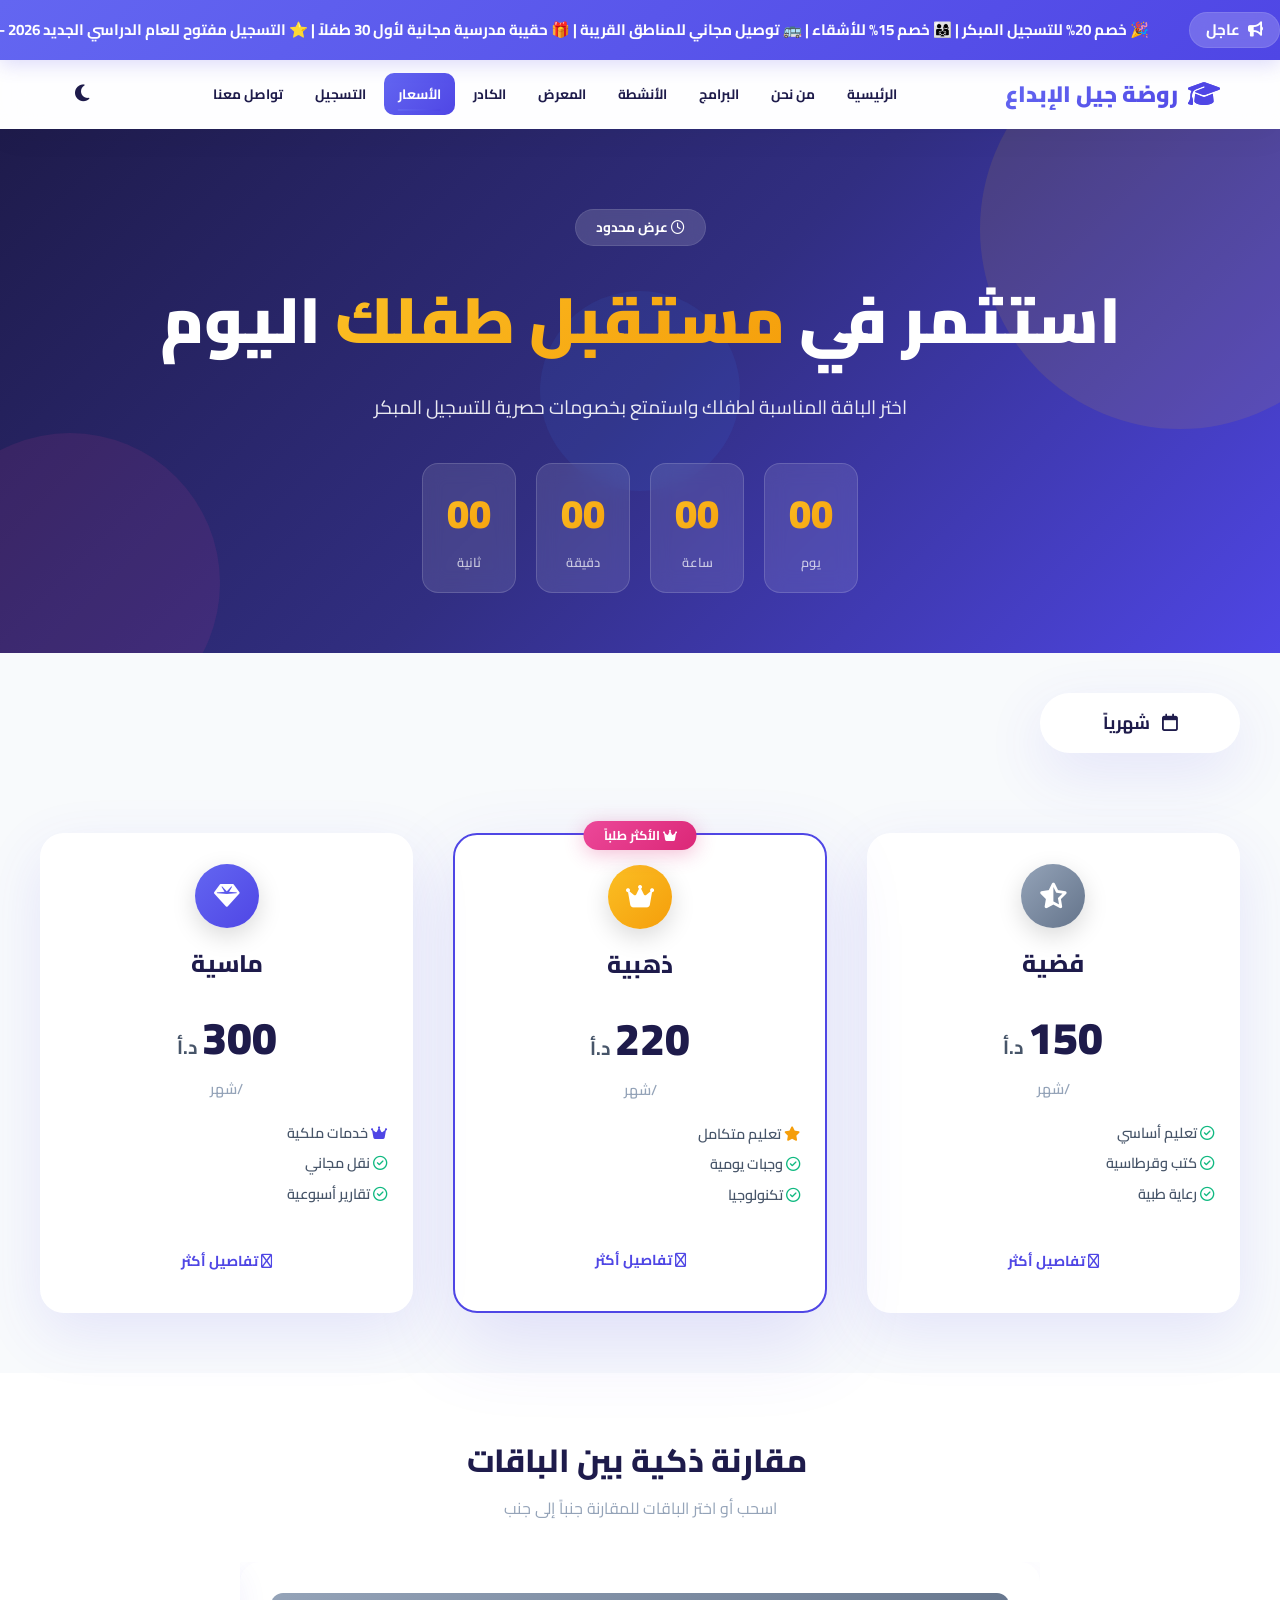
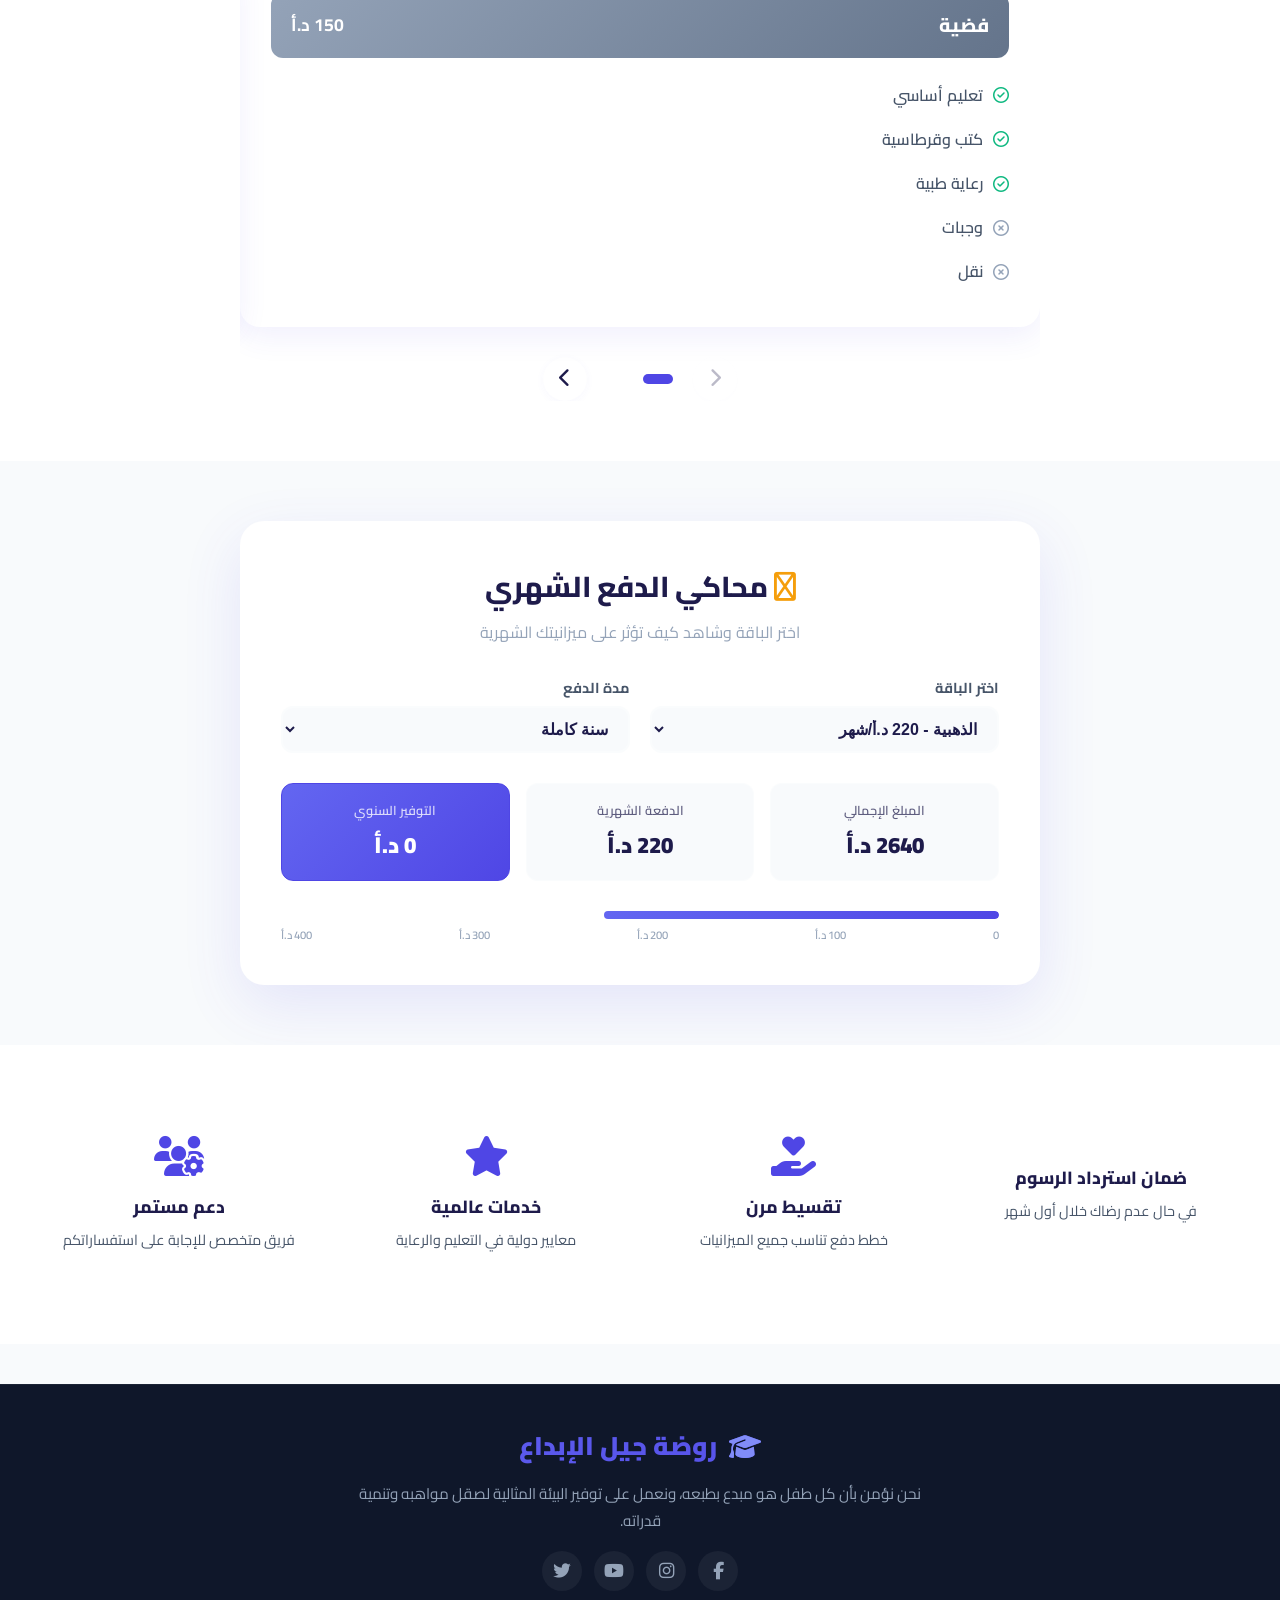
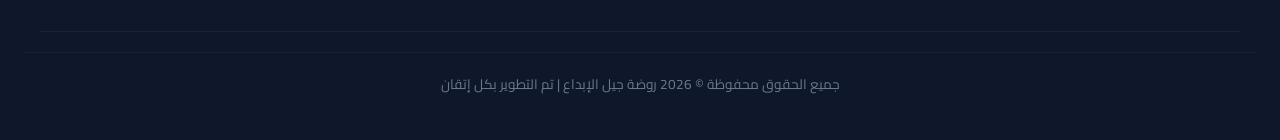
<file: html/pricing.html>
<!DOCTYPE html>
<html lang="ar" dir="rtl">
<head>
    <meta charset="UTF-8">
    <meta name="viewport" content="width=device-width, initial-scale=1.0">
    <title>الرسوم والأسعار | روضة جيل الإبداع</title>
    <link rel="stylesheet" href="../css/style.css">
    <link rel="stylesheet" href="https://cdnjs.cloudflare.com/ajax/libs/font-awesome/6.4.0/css/all.min.css">
    <link href="https://fonts.googleapis.com/css2?family=Cairo:wght@400;600;700;800;900&display=swap" rel="stylesheet">
    <style>
        /* ====== إعدادات عامة ====== */
        :root {
            --primary-color: #4f46e5;
            --primary-light: #818cf8;
            --primary-dark: #3730a3;
            --primary-gradient: linear-gradient(135deg, #6366f1 0%, #4f46e5 100%);
            --secondary-color: #db2777;
            --secondary-light: #f472b6;
            --secondary-gradient: linear-gradient(135deg, #ec4899 0%, #db2777 100%);
            --accent-color: #f59e0b;
            --accent-light: #fbbf24;
            --success-color: #10b981;
            --bg-primary: #f8fafc;
            --bg-secondary: #ffffff;
            --bg-card: #ffffff;
            --text-primary: #1e1b4b;
            --text-secondary: #475569;
            --text-muted: #94a3b8;
            --glass-border: rgba(255, 255, 255, 0.3);
            --shadow-sm: 0 2px 8px rgba(79, 70, 229, 0.04);
            --shadow-md: 0 10px 30px rgba(79, 70, 229, 0.08);
            --shadow-lg: 0 20px 60px rgba(79, 70, 229, 0.12);
            --shadow-premium: 0 30px 80px rgba(79, 70, 229, 0.15);
        }

        [data-theme="dark"] {
            --bg-primary: #0f172a;
            --bg-secondary: #1e293b;
            --bg-card: #1e293b;
            --text-primary: #f1f5f9;
            --text-secondary: #cbd5e1;
            --text-muted: #94a3b8;
            --glass-border: rgba(255, 255, 255, 0.05);
        }

        * {
            margin: 0;
            padding: 0;
            box-sizing: border-box;
        }

        body {
            font-family: 'Cairo', sans-serif;
            background: var(--bg-primary);
            color: var(--text-primary);
            overflow-x: hidden;
            transition: background 0.3s, color 0.3s;
        }

        .container {
            max-width: 1200px;
            margin: 0 auto;
            padding: 0 20px;
        }

        /* ====== شريط التقدم ====== */
        .progress-container {
            position: fixed;
            top: 0;
            left: 0;
            width: 100%;
            height: 4px;
            background: transparent;
            z-index: 10000;
        }

        .progress-bar {
            height: 100%;
            background: var(--primary-gradient);
            width: 0%;
            transition: width 0.1s ease;
        }

        /* ====== شريط الإعلانات ====== */
        

        /* ====== الهيدر ====== */
        header {
            background: rgba(255, 255, 255, 0.8);
            backdrop-filter: blur(20px);
            border-bottom: 1px solid var(--glass-border);
            position: sticky;
            top: 0;
            z-index: 999;
            padding: 12px 0;
            transition: 0.3s;
        }

        nav {
            display: flex;
            justify-content: space-between;
            align-items: center;
            max-width: 1200px;
            margin: 0 auto;
            padding: 0 20px;
            flex-wrap: wrap;
            gap: 10px;
        }

        .logo {
            font-size: 1.4rem;
            font-weight: 900;
            display: flex;
            align-items: center;
            gap: 10px;
            background: var(--primary-gradient);
            -webkit-background-clip: text;
            -webkit-text-fill-color: transparent;
            background-clip: text;
        }

        .logo i {
            -webkit-text-fill-color: initial;
            color: var(--primary-color);
            font-size: 1.6rem;
        }

        nav ul {
            display: flex;
            list-style: none;
            gap: 4px;
            flex-wrap: wrap;
        }

        nav ul li a {
            text-decoration: none;
            color: var(--text-primary);
            font-weight: 700;
            padding: 8px 14px;
            border-radius: 10px;
            font-size: 0.85rem;
            transition: 0.3s;
        }

        nav ul li a:hover,
        nav ul li a.active {
            background: var(--primary-gradient);
            color: #fff;
        }

        .menu-toggle {
            display: none;
            background: none;
            border: none;
            color: var(--text-primary);
            font-size: 1.5rem;
            cursor: pointer;
            padding: 8px;
        }

        .dark-mode-btn {
            background: none;
            border: none;
            color: var(--text-primary);
            font-size: 1.2rem;
            cursor: pointer;
            padding: 8px 12px;
            border-radius: 50%;
            transition: 0.3s;
        }

        .dark-mode-btn:hover {
            background: rgba(79, 70, 229, 0.1);
        }

        /* ====== هيدر الصفحة ====== */
        .pricing-hero {
            position: relative;
            padding: 80px 24px 60px;
            background: linear-gradient(135deg, #1e1b4b, #312e81, #4f46e5);
            text-align: center;
            color: #fff;
            overflow: hidden;
            min-height: 400px;
            display: flex;
            align-items: center;
            justify-content: center;
        }

        .pricing-hero-content {
            position: relative;
            z-index: 2;
        }

        .hero-badge {
            display: inline-block;
            background: rgba(255, 255, 255, 0.15);
            padding: 6px 20px;
            border-radius: 50px;
            font-size: 0.85rem;
            font-weight: 700;
            backdrop-filter: blur(10px);
            border: 1px solid rgba(255, 255, 255, 0.1);
            margin-bottom: 20px;
        }

        .pricing-hero h1 {
            font-size: clamp(2.5rem, 5vw, 4rem);
            font-weight: 900;
            margin-bottom: 16px;
        }

        .pricing-hero h1 span {
            background: linear-gradient(135deg, #fbbf24, #f59e0b);
            -webkit-background-clip: text;
            -webkit-text-fill-color: transparent;
            background-clip: text;
        }

        .pricing-hero p {
            font-size: 1.2rem;
            opacity: 0.9;
            max-width: 600px;
            margin: 0 auto 40px;
        }

        .countdown-timer {
            display: flex;
            justify-content: center;
            gap: 20px;
            flex-wrap: wrap;
        }

        .timer-unit {
            background: rgba(255, 255, 255, 0.1);
            backdrop-filter: blur(10px);
            border: 1px solid rgba(255, 255, 255, 0.15);
            border-radius: 16px;
            padding: 16px 24px;
            min-width: 80px;
            transition: all 0.3s ease;
        }

        .timer-unit:hover {
            transform: translateY(-4px);
            background: rgba(255, 255, 255, 0.15);
        }

        .timer-number {
            display: block;
            font-size: 2.5rem;
            font-weight: 900;
            background: linear-gradient(135deg, #fbbf24, #f59e0b);
            -webkit-background-clip: text;
            -webkit-text-fill-color: transparent;
            background-clip: text;
        }

        .timer-label {
            font-size: 0.8rem;
            opacity: 0.7;
            font-weight: 600;
        }

        .pricing-hero-shapes {
            position: absolute;
            inset: 0;
            z-index: 1;
            overflow: hidden;
        }

        .shape {
            position: absolute;
            border-radius: 50%;
            opacity: 0.1;
        }

        .shape-1 {
            width: 400px;
            height: 400px;
            background: #fbbf24;
            top: -100px;
            right: -100px;
            animation: floatShape 8s ease-in-out infinite;
        }

        .shape-2 {
            width: 300px;
            height: 300px;
            background: #ec4899;
            bottom: -80px;
            left: -80px;
            animation: floatShape 10s ease-in-out infinite reverse;
        }

        .shape-3 {
            width: 200px;
            height: 200px;
            background: #3b82f6;
            top: 50%;
            left: 50%;
            transform: translate(-50%, -50%);
            animation: floatShape 12s ease-in-out infinite;
        }

        @keyframes floatShape {
            0%, 100% { transform: translate(0, 0) scale(1); }
            50% { transform: translate(30px, -30px) scale(1.1); }
        }

        /* ====== مفتاح 3D ====== */
        .pricing-controls {
            padding: 40px 24px;
            background: var(--bg-primary);
        }

        .controls-wrapper {
            max-width: 1200px;
            margin: 0 auto;
            display: flex;
            justify-content: space-between;
            align-items: center;
            flex-wrap: wrap;
            gap: 30px;
        }

        .toggle-3d-container {
            perspective: 800px;
        }

        .toggle-3d {
            width: 200px;
            height: 60px;
            cursor: pointer;
            transition: transform 0.6s cubic-bezier(0.34, 1.56, 0.64, 1);
            transform-style: preserve-3d;
        }

        .toggle-3d.flipped {
            transform: rotateY(180deg);
        }

        .toggle-3d-inner {
            width: 100%;
            height: 100%;
            position: relative;
            transform-style: preserve-3d;
        }

        .toggle-3d-face {
            position: absolute;
            width: 100%;
            height: 100%;
            backface-visibility: hidden;
            border-radius: 50px;
            display: flex;
            align-items: center;
            justify-content: center;
            gap: 12px;
            font-weight: 700;
            font-size: 1.1rem;
            box-shadow: var(--shadow-lg);
        }

        .toggle-3d-front {
            background: var(--bg-card);
            color: var(--text-primary);
            border: 2px solid var(--glass-border);
        }

        .toggle-3d-back {
            background: var(--primary-gradient);
            color: #fff;
            transform: rotateY(180deg);
        }

        .save-badge-3d {
            background: rgba(255, 255, 255, 0.2);
            padding: 2px 12px;
            border-radius: 50px;
            font-size: 0.7rem;
            font-weight: 700;
        }

        .ai-recommendation {
            display: flex;
            align-items: center;
            gap: 16px;
            background: var(--bg-card);
            padding: 16px 24px;
            border-radius: 50px;
            box-shadow: var(--shadow-md);
            border: 1px solid var(--glass-border);
            animation: pulseGlow 2s ease-in-out infinite;
        }

        @keyframes pulseGlow {
            0%, 100% { box-shadow: 0 0 20px rgba(79, 70, 229, 0.1); }
            50% { box-shadow: 0 0 40px rgba(79, 70, 229, 0.2); }
        }

        .ai-icon {
            width: 44px;
            height: 44px;
            background: var(--primary-gradient);
            border-radius: 50%;
            display: flex;
            align-items: center;
            justify-content: center;
            color: #fff;
            font-size: 1.2rem;
            flex-shrink: 0;
        }

        .ai-text {
            display: flex;
            flex-direction: column;
        }

        .ai-label {
            font-size: 0.75rem;
            color: var(--text-muted);
            font-weight: 600;
        }

        .ai-plan {
            font-size: 1.1rem;
            font-weight: 800;
            color: var(--primary-color);
        }

        .ai-reason {
            font-size: 0.85rem;
            color: var(--text-secondary);
        }

        /* ====== بطاقات 3D ====== */
        .pricing-cards-3d {
            padding: 40px 24px 60px;
            background: var(--bg-primary);
        }

        .pricing-grid-3d {
            max-width: 1200px;
            margin: 0 auto;
            display: grid;
            grid-template-columns: repeat(auto-fit, minmax(300px, 1fr));
            gap: 40px;
        }

        .pricing-card-3d {
            perspective: 1000px;
            height: 480px;
            position: relative;
        }

        .pricing-card-3d.featured-3d {
            transform: translateY(-20px);
        }

        .featured-3d-badge {
            position: absolute;
            top: -12px;
            left: 50%;
            transform: translateX(-50%);
            background: var(--secondary-gradient);
            color: #fff;
            padding: 4px 20px;
            border-radius: 50px;
            font-size: 0.8rem;
            font-weight: 700;
            z-index: 10;
            white-space: nowrap;
            box-shadow: 0 4px 20px rgba(219, 39, 119, 0.3);
        }

        .card-3d-inner {
            width: 100%;
            height: 100%;
            position: relative;
            transition: transform 0.8s cubic-bezier(0.34, 1.56, 0.64, 1);
            transform-style: preserve-3d;
        }

        .pricing-card-3d.flipped-3d .card-3d-inner {
            transform: rotateY(180deg);
        }

        .card-3d-front, .card-3d-back {
            position: absolute;
            width: 100%;
            height: 100%;
            backface-visibility: hidden;
            border-radius: 24px;
            padding: 30px 25px;
            background: var(--bg-card);
            box-shadow: var(--shadow-lg);
            border: 1px solid var(--glass-border);
            display: flex;
            flex-direction: column;
            overflow-y: auto;
        }

        .card-3d-front::-webkit-scrollbar,
        .card-3d-back::-webkit-scrollbar {
            width: 4px;
        }

        .card-3d-front::-webkit-scrollbar-track,
        .card-3d-back::-webkit-scrollbar-track {
            background: transparent;
        }

        .card-3d-front::-webkit-scrollbar-thumb,
        .card-3d-back::-webkit-scrollbar-thumb {
            background: var(--primary-color);
            border-radius: 10px;
        }

        .card-3d-back {
            transform: rotateY(180deg);
            background: var(--bg-card);
        }

        .pricing-card-3d.featured-3d .card-3d-front,
        .pricing-card-3d.featured-3d .card-3d-back {
            border: 2px solid var(--primary-color);
            box-shadow: var(--shadow-premium);
        }

        .card-header {
            text-align: center;
        }

        .card-icon {
            width: 64px;
            height: 64px;
            border-radius: 50%;
            display: flex;
            align-items: center;
            justify-content: center;
            font-size: 1.6rem;
            color: #fff;
            margin: 0 auto 16px;
            box-shadow: 0 8px 25px rgba(0, 0, 0, 0.15);
            flex-shrink: 0;
        }

        .card-header h3 {
            font-size: 1.5rem;
            font-weight: 800;
        }

        .card-price {
            margin: 16px 0 8px;
        }

        .price-number {
            font-size: 2.8rem;
            font-weight: 900;
            color: var(--text-primary);
        }

        .price-currency {
            font-size: 1.2rem;
            font-weight: 700;
            color: var(--text-secondary);
        }

        .price-period {
            display: block;
            font-size: 0.9rem;
            color: var(--text-muted);
            font-weight: 600;
        }

        .card-save-badge {
            display: none;
            background: rgba(16, 185, 129, 0.1);
            color: var(--success-color);
            padding: 4px 16px;
            border-radius: 50px;
            font-size: 0.8rem;
            font-weight: 700;
            margin-top: 4px;
        }

        .card-features-preview {
            display: flex;
            flex-direction: column;
            gap: 6px;
            padding: 12px 0;
        }

        .card-features-preview span {
            font-size: 0.9rem;
            color: var(--text-secondary);
            font-weight: 600;
        }

        .card-expand-btn, .card-collapse-btn {
            background: none;
            border: none;
            color: var(--primary-color);
            font-weight: 700;
            padding: 8px;
            cursor: pointer;
            transition: all 0.3s ease;
            font-size: 0.9rem;
            margin-top: auto;
        }

        .card-expand-btn:hover, .card-collapse-btn:hover {
            color: var(--secondary-color);
        }

        .card-back-content {
            display: flex;
            flex-direction: column;
            height: 100%;
            justify-content: space-between;
        }

        .card-back-content h4 {
            font-size: 1.1rem;
            font-weight: 800;
            margin-bottom: 12px;
        }

        .card-features-full {
            list-style: none;
            flex-grow: 1;
        }

        .card-features-full li {
            padding: 6px 0;
            display: flex;
            align-items: center;
            gap: 10px;
            font-size: 0.9rem;
            color: var(--text-secondary);
            font-weight: 600;
        }

        .card-features-full li i {
            color: var(--success-color);
            font-size: 1rem;
            flex-shrink: 0;
        }

        .card-features-full li.unavailable {
            opacity: 0.5;
        }

        .card-features-full li.unavailable i {
            color: var(--text-muted);
        }

        .btn-3d {
            display: inline-block;
            padding: 12px 24px;
            border-radius: 50px;
            font-weight: 700;
            text-decoration: none;
            text-align: center;
            transition: all 0.3s ease;
            border: none;
            cursor: pointer;
            width: 100%;
            margin-top: 12px;
        }

        .btn-3d-primary {
            background: var(--primary-gradient);
            color: #fff;
            box-shadow: 0 8px 25px rgba(79, 70, 229, 0.3);
        }

        .btn-3d-primary:hover {
            transform: translateY(-3px);
            box-shadow: 0 12px 35px rgba(79, 70, 229, 0.4);
        }

        .btn-3d-secondary {
            background: var(--bg-primary);
            color: var(--text-primary);
            border: 2px solid var(--glass-border);
        }

        .btn-3d-secondary:hover {
            border-color: var(--primary-color);
            transform: translateY(-3px);
        }

        /* ====== نظام المقارنة ====== */
        .smart-comparison {
            padding: 60px 24px;
            background: var(--bg-secondary);
            overflow: hidden;
        }

        .comparison-title {
            font-size: 2rem;
            font-weight: 800;
            text-align: center;
            margin-bottom: 8px;
        }

        .comparison-subtitle {
            text-align: center;
            color: var(--text-muted);
            margin-bottom: 40px;
        }

        .comparison-slider {
            max-width: 800px;
            margin: 0 auto;
            overflow: hidden;
            position: relative;
        }

        .comparison-track {
            display: flex;
            transition: transform 0.5s cubic-bezier(0.34, 1.56, 0.64, 1);
            will-change: transform;
        }

        .comparison-card {
            min-width: 100%;
            padding: 30px;
            background: var(--bg-card);
            border-radius: 20px;
            box-shadow: var(--shadow-md);
            border: 1px solid var(--glass-border);
            transition: all 0.5s ease;
            flex-shrink: 0;
            max-height: 450px;
            overflow-y: auto !important;
            -webkit-overflow-scrolling: touch !important;
            scroll-behavior: smooth !important;
            min-height: 350px;
        }

        .comparison-card::-webkit-scrollbar {
            width: 6px !important;
            background: transparent !important;
        }

        .comparison-card::-webkit-scrollbar-track {
            background: transparent !important;
            border-radius: 10px !important;
        }

        .comparison-card::-webkit-scrollbar-thumb {
            background: var(--primary-color) !important;
            border-radius: 10px !important;
        }

        .comparison-card::-webkit-scrollbar-thumb:hover {
            background: var(--secondary-color) !important;
        }

        .comparison-card {
            scrollbar-width: thin !important;
            scrollbar-color: var(--primary-color) transparent !important;
        }

        .comparison-card.featured-comp {
            border: 2px solid var(--primary-color);
        }

        .comp-header {
            padding: 16px 20px;
            border-radius: 12px;
            color: #fff;
            display: flex;
            justify-content: space-between;
            align-items: center;
            margin-bottom: 16px;
        }

        .comp-header h4 {
            font-size: 1.2rem;
            font-weight: 800;
        }

        .comp-price {
            font-size: 1.1rem;
            font-weight: 700;
        }

        .comp-features {
            list-style: none;
        }

        .comp-features li {
            padding: 8px 0;
            display: flex;
            align-items: center;
            gap: 10px;
            font-weight: 600;
            color: var(--text-secondary);
            border-bottom: 1px solid var(--glass-border);
        }

        .comp-features li:last-child {
            border-bottom: none;
        }

        .comp-features li .fa-circle-check {
            color: var(--success-color);
        }

        .comp-features li .fa-circle-xmark {
            color: var(--text-muted);
        }

        .comparison-nav {
            display: flex;
            justify-content: center;
            align-items: center;
            gap: 20px;
            margin-top: 30px;
        }

        .comp-nav-btn {
            width: 44px;
            height: 44px;
            border-radius: 50%;
            border: none;
            background: var(--bg-card);
            color: var(--text-primary);
            font-size: 1.2rem;
            cursor: pointer;
            transition: all 0.3s ease;
            box-shadow: var(--shadow-sm);
            border: 1px solid var(--glass-border);
            display: flex;
            align-items: center;
            justify-content: center;
        }

        .comp-nav-btn:hover {
            background: var(--primary-gradient);
            color: #fff;
            transform: scale(1.05);
        }

        .comp-nav-btn:disabled {
            opacity: 0.3;
            cursor: not-allowed !important;
            transform: none !important;
        }

        .comp-nav-btn:disabled:hover {
            background: var(--bg-card) !important;
            color: var(--text-muted) !important;
            transform: none !important;
        }

        .comp-dots {
            display: flex;
            gap: 8px;
            align-items: center;
        }

        .comp-dot {
            width: 10px;
            height: 10px;
            border-radius: 50%;
            background: var(--glass-border);
            cursor: pointer;
            transition: all 0.3s ease;
        }

        .comp-dot.active {
            background: var(--primary-color);
            width: 30px;
            border-radius: 10px;
        }

        /* ====== محاكي الدفع ====== */
        .payment-simulator {
            padding: 60px 24px;
            background: var(--bg-primary);
        }

        .simulator-wrapper {
            max-width: 800px;
            margin: 0 auto;
            background: var(--bg-card);
            padding: 40px;
            border-radius: 24px;
            box-shadow: var(--shadow-lg);
            border: 1px solid var(--glass-border);
        }

        .simulator-wrapper h2 {
            font-size: 1.8rem;
            font-weight: 800;
            text-align: center;
            margin-bottom: 8px;
        }

        .simulator-wrapper>p {
            text-align: center;
            color: var(--text-muted);
            margin-bottom: 30px;
        }

        .simulator-controls {
            display: grid;
            grid-template-columns: 1fr 1fr;
            gap: 20px;
            margin-bottom: 30px;
        }

        .sim-select label {
            display: block;
            font-weight: 700;
            font-size: 0.9rem;
            color: var(--text-secondary);
            margin-bottom: 6px;
        }

        .sim-select select {
            width: 100%;
            padding: 12px 16px;
            border-radius: 12px;
            border: 2px solid var(--glass-border);
            background: var(--bg-primary);
            color: var(--text-primary);
            font-weight: 600;
            font-size: 1rem;
            cursor: pointer;
            transition: all 0.3s ease;
        }

        .sim-select select:focus {
            border-color: var(--primary-color);
            outline: none;
        }

        .simulator-result {
            display: grid;
            grid-template-columns: repeat(3, 1fr);
            gap: 16px;
            margin-bottom: 30px;
        }

        .sim-result-card {
            padding: 16px;
            background: var(--bg-primary);
            border-radius: 12px;
            text-align: center;
            border: 1px solid var(--glass-border);
            transition: all 0.3s ease;
        }

        .sim-result-card:hover {
            transform: translateY(-4px);
        }

        .sim-result-card.highlight {
            background: var(--primary-gradient);
            color: #fff;
            border-color: var(--primary-color);
        }

        .sim-label {
            display: block;
            font-size: 0.8rem;
            font-weight: 600;
            opacity: 0.7;
            margin-bottom: 4px;
        }

        .sim-result-card.highlight .sim-label {
            opacity: 0.8;
        }

        .sim-total, .sim-monthly, .sim-save {
            font-size: 1.4rem;
            font-weight: 900;
        }

        .simulator-bar {
            margin-top: 20px;
        }

        .sim-bar-track {
            height: 8px;
            background: var(--glass-border);
            border-radius: 10px;
            overflow: hidden;
            position: relative;
        }

        .sim-bar-fill {
            height: 100%;
            background: var(--primary-gradient);
            border-radius: 10px;
            transition: width 0.8s cubic-bezier(0.34, 1.56, 0.64, 1);
        }

        .sim-bar-labels {
            display: flex;
            justify-content: space-between;
            margin-top: 6px;
            font-size: 0.7rem;
            color: var(--text-muted);
            font-weight: 600;
        }

        /* ====== قسم الثقة ====== */
        .trust-section {
            padding: 60px 24px;
            background: var(--bg-secondary);
        }

        .trust-grid {
            max-width: 1200px;
            margin: 0 auto;
            display: grid;
            grid-template-columns: repeat(auto-fit, minmax(220px, 1fr));
            gap: 30px;
        }

        .trust-item {
            text-align: center;
            padding: 30px 20px;
            background: var(--bg-card);
            border-radius: 20px;
            border: 1px solid var(--glass-border);
            transition: all 0.4s ease;
        }

        .trust-item:hover {
            transform: translateY(-6px);
            box-shadow: var(--shadow-lg);
        }

        .trust-item i {
            font-size: 2.5rem;
            color: var(--primary-color);
            margin-bottom: 16px;
        }

        .trust-item h4 {
            font-size: 1.1rem;
            font-weight: 800;
            margin-bottom: 6px;
        }

        .trust-item p {
            color: var(--text-secondary);
            font-size: 0.9rem;
        }

        /* ====== الفوتر ====== */
        footer {
            background: #0f172a;
            color: #94a3b8;
            padding: 40px 24px 20px;
            margin-top: 40px;
        }

        .footer-content {
            max-width: 1200px;
            margin: 0 auto;
            text-align: center;
        }

        .footer-logo {
            font-size: 1.6rem;
            font-weight: 900;
            display: flex;
            align-items: center;
            justify-content: center;
            gap: 12px;
            background: var(--primary-gradient);
            -webkit-background-clip: text;
            -webkit-text-fill-color: transparent;
            background-clip: text;
            margin-bottom: 12px;
        }

        .footer-logo i {
            -webkit-text-fill-color: initial;
            color: var(--primary-light);
        }

        .footer-content p {
            max-width: 600px;
            margin: 0 auto 16px;
            font-size: 0.95rem;
        }

        .social-links {
            display: flex;
            justify-content: center;
            gap: 12px;
        }

        .social-links a {
            width: 40px;
            height: 40px;
            border-radius: 50%;
            background: rgba(255, 255, 255, 0.05);
            display: flex;
            align-items: center;
            justify-content: center;
            color: #94a3b8;
            transition: 0.3s;
            text-decoration: none;
        }

        .social-links a:hover {
            background: var(--primary-gradient);
            color: #fff;
            transform: translateY(-4px);
        }

        .footer-bottom {
            text-align: center;
            padding-top: 20px;
            border-top: 1px solid rgba(255, 255, 255, 0.05);
            margin-top: 20px;
            font-size: 0.85rem;
            opacity: 0.7;
        }

        /* ====== تجاوب ====== */
        @media (max-width: 992px) {
            .pricing-card-3d.featured-3d {
                transform: none;
            }
            .simulator-result {
                grid-template-columns: 1fr;
            }
            .simulator-controls {
                grid-template-columns: 1fr;
            }
            .controls-wrapper {
                flex-direction: column;
                align-items: center;
            }
            .ai-recommendation {
                width: 100%;
                justify-content: center;
            }
        }

        @media (max-width: 768px) {
            .menu-toggle {
                display: block;
            }
            nav ul {
                display: none;
                flex-direction: column;
                width: 100%;
                padding-top: 16px;
                border-top: 1px solid var(--glass-border);
            }
            nav ul.open {
                display: flex;
            }
            nav ul li a {
                padding: 10px 20px;
                width: 100%;
                text-align: center;
            }
            .pricing-hero {
                padding: 60px 16px 40px;
                min-height: 320px;
            }
            .countdown-timer {
                gap: 10px;
            }
            .timer-unit {
                padding: 12px 16px;
                min-width: 60px;
            }
            .timer-number {
                font-size: 1.8rem;
            }
            .pricing-grid-3d {
                grid-template-columns: 1fr;
                max-width: 400px;
                margin: 0 auto;
            }
            .pricing-card-3d {
                height: 440px;
            }
            .card-3d-front, .card-3d-back {
                padding: 24px 20px;
            }
            .price-number {
                font-size: 2.2rem;
            }
            .simulator-wrapper {
                padding: 24px 16px;
            }
            .comparison-card {
                padding: 20px;
                max-height: 400px;
            }
            .trust-grid {
                grid-template-columns: 1fr 1fr;
            }
        }

        @media (max-width: 480px) {
            .pricing-hero h1 {
                font-size: 1.8rem;
            }
            .timer-unit {
                padding: 8px 12px;
                min-width: 50px;
            }
            .timer-number {
                font-size: 1.4rem;
            }
            .timer-label {
                font-size: 0.6rem;
            }
            .toggle-3d {
                width: 160px;
                height: 50px;
            }
            .toggle-3d-face {
                font-size: 0.9rem;
            }
            .pricing-card-3d {
                height: 420px;
            }
            .card-3d-front, .card-3d-back {
                padding: 20px 16px;
            }
            .price-number {
                font-size: 1.8rem;
            }
            .trust-grid {
                grid-template-columns: 1fr;
            }
            .featured-3d-badge {
                font-size: 0.7rem;
                padding: 3px 14px;
                top: -10px;
            }
            .comparison-card {
                padding: 16px;
                max-height: 350px;
            }
            .comp-header {
                flex-direction: column;
                gap: 8px;
                text-align: center;
            }
            .comparison-nav {
                gap: 12px;
            }
            .comp-nav-btn {
                width: 36px;
                height: 36px;
                font-size: 1rem;
            }
        }

        /* ====== الوضع الليلي ====== */
        [data-theme="dark"] .card-3d-front,
        [data-theme="dark"] .card-3d-back {
            background: var(--bg-card);
            border-color: var(--glass-border);
        }
        [data-theme="dark"] .comparison-card {
            background: var(--bg-card);
            border-color: var(--glass-border);
        }
        [data-theme="dark"] .simulator-wrapper {
            background: var(--bg-card);
            border-color: var(--glass-border);
        }
        [data-theme="dark"] .ai-recommendation {
            background: var(--bg-card);
            border-color: var(--glass-border);
        }
        [data-theme="dark"] .trust-item {
            background: var(--bg-card);
            border-color: var(--glass-border);
        }
        [data-theme="dark"] .comparison-card.featured-comp {
            border-color: var(--primary-color);
        }
        [data-theme="dark"] .pricing-card-3d.featured-3d .card-3d-front,
        [data-theme="dark"] .pricing-card-3d.featured-3d .card-3d-back {
            border-color: var(--primary-color);
        }
        [data-theme="dark"] header {
            background: rgba(15, 23, 42, 0.85);
        }
        .comparison-track {
    display: flex;
    transition: transform 0.5s cubic-bezier(0.34, 1.56, 0.64, 1);
    will-change: transform;
}

.comparison-card {
    min-width: 100%;
    flex-shrink: 0;
}
     /* ====== إصلاح شريط الإعلانات ====== */
    .urgent-ticker-text {
        animation: tickerLoop 25s linear infinite;
    }
@keyframes tickerLoop {
    0% { transform: translateX(-100%); }
    100% { transform: translateX(100%); }
}
    .announcement-text i {
        margin-left: 4px;
    }
     </style>
</head>
<body>

    <div class="progress-container">
        <div class="progress-bar" id="progressBar"></div>
    </div>

    <div class="urgent-ticker-container" role="alert" aria-live="assertive">
        <div class="urgent-ticker-text">
            <span class="urgent-badge"><i class="fa-solid fa-bullhorn"></i> عاجل</span>
            <span class="announcement-text">
                🎉 خصم 20% للتسجيل المبكر | 👨‍👩‍👧 خصم 15% للأشقاء | 🚌 توصيل مجاني للمناطق القريبة | 🎁 حقيبة مدرسية مجانية لأول 30 طفلاً | ⭐ التسجيل مفتوح للعام الدراسي الجديد 2026 - 2027
            </span>
        </div>
    </div>

    <header>
        <nav>
            <div class="logo">
                <i class="fa-solid fa-graduation-cap"></i>
                <span>روضة جيل الإبداع</span>
            </div>
            <button class="menu-toggle" id="menuToggle" aria-label="فتح القائمة">
                <i class="fas fa-bars"></i>
            </button>
            <ul id="navMenu">
                <li><a href="index.html">الرئيسية</a></li>
                <li><a href="about.html">من نحن</a></li>
                <li><a href="programs.html">البرامج</a></li>
                <li><a href="activities.html">الأنشطة</a></li>
                <li><a href="gallery.html">المعرض</a></li>
                <li><a href="staff.html">الكادر</a></li>
                <li><a href="pricing.html" class="active">الأسعار</a></li>
                <li><a href="registration.html">التسجيل</a></li>
                <li><a href="contact.html">تواصل معنا</a></li>
            </ul>
            <button id="darkModeToggle" class="dark-mode-btn" aria-label="تبديل الوضع الليلي">
                <i class="fas fa-moon"></i>
            </button>
        </nav>
    </header>

    <main>
        <!-- ====== هيدر مبتكر مع مؤقت ====== -->
        <section class="pricing-hero">
            <div class="pricing-hero-content">
                <span class="hero-badge"><i class="fa-regular fa-clock"></i> عرض محدود</span>
                <h1>استثمر في <span>مستقبل طفلك</span> اليوم</h1>
                <p>اختر الباقة المناسبة لطفلك واستمتع بخصومات حصرية للتسجيل المبكر</p>
                <div class="countdown-timer" id="countdownTimer">
                    <div class="timer-unit">
                        <span class="timer-number" id="days">00</span>
                        <span class="timer-label">يوم</span>
                    </div>
                    <div class="timer-unit">
                        <span class="timer-number" id="hours">00</span>
                        <span class="timer-label">ساعة</span>
                    </div>
                    <div class="timer-unit">
                        <span class="timer-number" id="minutes">00</span>
                        <span class="timer-label">دقيقة</span>
                    </div>
                    <div class="timer-unit">
                        <span class="timer-number" id="seconds">00</span>
                        <span class="timer-label">ثانية</span>
                    </div>
                </div>
            </div>
            <div class="pricing-hero-shapes">
                <div class="shape shape-1"></div>
                <div class="shape shape-2"></div>
                <div class="shape shape-3"></div>
            </div>
        </section>

        <!-- ====== مفتاح 3D ====== -->
        <section class="pricing-controls">
            <div class="controls-wrapper">
                <div class="toggle-3d-container">
                    <div class="toggle-3d" id="pricingToggle3D">
                        <div class="toggle-3d-inner">
                            <div class="toggle-3d-face toggle-3d-front">
                                <i class="fa-regular fa-calendar"></i>
                                <span>شهرياً</span>
                            </div>
                            <div class="toggle-3d-face toggle-3d-back">
                                <i class="fa-regular fa-calendar-circle-plus"></i>
                                <span>سنوياً</span>
                                <span class="save-badge-3d">وفر 15%</span>
                            </div>
                        </div>
                    </div>
                </div>

               
            </div>
        </section>

        <!-- ====== بطاقات الأسعار ====== -->
        <section class="pricing-cards-3d">
            <div class="pricing-grid-3d">

                <!-- الباقة الفضية -->
                <div class="pricing-card-3d" data-plan="silver">
                    <div class="card-3d-inner">
                        <div class="card-3d-front">
                            <div class="card-header">
                                <div class="card-icon" style="background: linear-gradient(135deg, #94a3b8, #64748b);">
                                    <i class="fa-solid fa-star-half-stroke"></i>
                                </div>
                                <h3>فضية</h3>
                                <div class="card-price">
                                    <span class="price-number" data-monthly="150" data-yearly="1530">150</span>
                                    <span class="price-currency">د.أ</span>
                                    <span class="price-period" data-monthly="/شهر" data-yearly="/سنة">/شهر</span>
                                </div>
                                <div class="card-save-badge" style="display:none;">
                                    <i class="fa-regular fa-circle-check"></i> وفر 270 د.أ
                                </div>
                            </div>
                            <div class="card-features-preview">
                                <span><i class="fa-regular fa-circle-check" style="color:var(--success-color);"></i> تعليم أساسي</span>
                                <span><i class="fa-regular fa-circle-check" style="color:var(--success-color);"></i> كتب وقرطاسية</span>
                                <span><i class="fa-regular fa-circle-check" style="color:var(--success-color);"></i> رعاية طبية</span>
                            </div>
                            <button class="card-expand-btn" data-plan="silver">
                                <i class="fa-regular fa-chevron-down"></i> تفاصيل أكثر
                            </button>
                        </div>
                        <div class="card-3d-back">
                            <div class="card-back-content">
                                <h4>جميع المميزات</h4>
                                <ul class="card-features-full">
                                    <li><i class="fa-regular fa-circle-check"></i> البرنامج التعليمي الأساسي</li>
                                    <li><i class="fa-regular fa-circle-check"></i> الكتب والقرطاسية المدرسية</li>
                                    <li><i class="fa-regular fa-circle-check"></i> الرعاية الطبية الدورية</li>
                                    <li class="unavailable"><i class="fa-regular fa-circle-xmark"></i> وجبات غذائية</li>
                                    <li class="unavailable"><i class="fa-regular fa-circle-xmark"></i> خدمة النقل</li>
                                </ul>
                                <a href="registration.html" class="btn-3d btn-3d-secondary">اختر الباقة</a>
                                <button class="card-collapse-btn"><i class="fa-regular fa-chevron-up"></i> طي</button>
                            </div>
                        </div>
                    </div>
                </div>

                <!-- الباقة الذهبية -->
                <div class="pricing-card-3d featured-3d" data-plan="gold">
                    <div class="featured-3d-badge">
                        <i class="fa-solid fa-crown"></i> الأكثر طلباً
                    </div>
                    <div class="card-3d-inner">
                        <div class="card-3d-front">
                            <div class="card-header">
                                <div class="card-icon" style="background: linear-gradient(135deg, #fbbf24, #f59e0b);">
                                    <i class="fa-solid fa-crown"></i>
                                </div>
                                <h3>ذهبية</h3>
                                <div class="card-price">
                                    <span class="price-number" data-monthly="220" data-yearly="2244">220</span>
                                    <span class="price-currency">د.أ</span>
                                    <span class="price-period" data-monthly="/شهر" data-yearly="/سنة">/شهر</span>
                                </div>
                                <div class="card-save-badge" style="display:none;">
                                    <i class="fa-regular fa-circle-check"></i> وفر 396 د.أ
                                </div>
                            </div>
                            <div class="card-features-preview">
                                <span><i class="fa-solid fa-star" style="color:var(--accent-color);"></i> تعليم متكامل</span>
                                <span><i class="fa-regular fa-circle-check" style="color:var(--success-color);"></i> وجبات يومية</span>
                                <span><i class="fa-regular fa-circle-check" style="color:var(--success-color);"></i> تكنولوجيا</span>
                            </div>
                            <button class="card-expand-btn" data-plan="gold">
                                <i class="fa-regular fa-chevron-down"></i> تفاصيل أكثر
                            </button>
                        </div>
                        <div class="card-3d-back">
                            <div class="card-back-content">
                                <h4>جميع المميزات</h4>
                                <ul class="card-features-full">
                                    <li><i class="fa-regular fa-circle-check"></i> تعليم أساسي ومتقدم</li>
                                    <li><i class="fa-regular fa-circle-check"></i> كتب + حقيبة مدرسية</li>
                                    <li><i class="fa-regular fa-circle-check"></i> وجبات صحية يومياً</li>
                                    <li><i class="fa-regular fa-circle-check"></i> حصص تكنولوجيا وبرمجة</li>
                                    <li><i class="fa-regular fa-circle-check"></i> رعاية طبية شاملة</li>
                                </ul>
                                <a href="registration.html" class="btn-3d btn-3d-primary">
                                    <i class="fa-solid fa-arrow-left"></i> سجل الآن
                                </a>
                                <button class="card-collapse-btn"><i class="fa-regular fa-chevron-up"></i> طي</button>
                            </div>
                        </div>
                    </div>
                </div>

                <!-- الباقة الماسية -->
                <div class="pricing-card-3d" data-plan="diamond">
                    <div class="card-3d-inner">
                        <div class="card-3d-front">
                            <div class="card-header">
                                <div class="card-icon" style="background: linear-gradient(135deg, #6366f1, #4f46e5);">
                                    <i class="fa-solid fa-gem"></i>
                                </div>
                                <h3>ماسية</h3>
                                <div class="card-price">
                                    <span class="price-number" data-monthly="300" data-yearly="3060">300</span>
                                    <span class="price-currency">د.أ</span>
                                    <span class="price-period" data-monthly="/شهر" data-yearly="/سنة">/شهر</span>
                                </div>
                                <div class="card-save-badge" style="display:none;">
                                    <i class="fa-regular fa-circle-check"></i> وفر 540 د.أ
                                </div>
                            </div>
                            <div class="card-features-preview">
                                <span><i class="fa-solid fa-crown" style="color:var(--primary-color);"></i> خدمات ملكية</span>
                                <span><i class="fa-regular fa-circle-check" style="color:var(--success-color);"></i> نقل مجاني</span>
                                <span><i class="fa-regular fa-circle-check" style="color:var(--success-color);"></i> تقارير أسبوعية</span>
                            </div>
                            <button class="card-expand-btn" data-plan="diamond">
                                <i class="fa-regular fa-chevron-down"></i> تفاصيل أكثر
                            </button>
                        </div>
                        <div class="card-3d-back">
                            <div class="card-back-content">
                                <h4>جميع المميزات</h4>
                                <ul class="card-features-full">
                                    <li><i class="fa-regular fa-circle-check"></i> جميع ميزات الذهبية</li>
                                    <li><i class="fa-regular fa-circle-check"></i> نقل مجاني بالحافلات</li>
                                    <li><i class="fa-regular fa-circle-check"></i> ورش فنية وسباحة</li>
                                    <li><i class="fa-regular fa-circle-check"></i> تقارير سلوكية أسبوعية</li>
                                    <li><i class="fa-regular fa-circle-check"></i> أولوية الرحلات</li>
                                </ul>
                                <a href="registration.html" class="btn-3d btn-3d-secondary">اختر الباقة</a>
                                <button class="card-collapse-btn"><i class="fa-regular fa-chevron-up"></i> طي</button>
                            </div>
                        </div>
                    </div>
                </div>
            </div>
        </section>

        <!-- ====== نظام المقارنة ====== -->
        <section class="smart-comparison">
            <h2 class="comparison-title">
                <i class="fa-regular fa-chart-scatter" style="color:var(--primary-color);"></i> مقارنة ذكية بين الباقات
            </h2>
            <p class="comparison-subtitle">اسحب أو اختر الباقات للمقارنة جنباً إلى جنب</p>

            <div class="comparison-slider">
                <div class="comparison-track" id="comparisonTrack">
                    <div class="comparison-card" data-plan="silver">
                        <div class="comp-header" style="background: linear-gradient(135deg, #94a3b8, #64748b);">
                            <h4>فضية</h4>
                            <span class="comp-price">150 د.أ</span>
                        </div>
                        <ul class="comp-features">
                            <li><i class="fa-regular fa-circle-check"></i> تعليم أساسي</li>
                            <li><i class="fa-regular fa-circle-check"></i> كتب وقرطاسية</li>
                            <li><i class="fa-regular fa-circle-check"></i> رعاية طبية</li>
                            <li><i class="fa-regular fa-circle-xmark"></i> وجبات</li>
                            <li><i class="fa-regular fa-circle-xmark"></i> نقل</li>
                        </ul>
                    </div>
                    <div class="comparison-card featured-comp" data-plan="gold">
                        <div class="comp-header" style="background: linear-gradient(135deg, #fbbf24, #f59e0b);">
                            <h4>ذهبية <i class="fa-solid fa-star" style="font-size:0.8rem;"></i></h4>
                            <span class="comp-price">220 د.أ</span>
                        </div>
                        <ul class="comp-features">
                            <li><i class="fa-regular fa-circle-check"></i> تعليم متكامل</li>
                            <li><i class="fa-regular fa-circle-check"></i> كتب + حقيبة</li>
                            <li><i class="fa-regular fa-circle-check"></i> وجبات يومية</li>
                            <li><i class="fa-regular fa-circle-check"></i> تكنولوجيا</li>
                            <li><i class="fa-regular fa-circle-check"></i> رعاية شاملة</li>
                        </ul>
                    </div>
                    <div class="comparison-card" data-plan="diamond">
                        <div class="comp-header" style="background: linear-gradient(135deg, #6366f1, #4f46e5);">
                            <h4>ماسية</h4>
                            <span class="comp-price">300 د.أ</span>
                        </div>
                        <ul class="comp-features">
                            <li><i class="fa-regular fa-circle-check"></i> جميع ميزات الذهبية</li>
                            <li><i class="fa-regular fa-circle-check"></i> نقل مجاني</li>
                            <li><i class="fa-regular fa-circle-check"></i> ورش فنية</li>
                            <li><i class="fa-regular fa-circle-check"></i> تقارير أسبوعية</li>
                            <li><i class="fa-regular fa-circle-check"></i> أولوية الرحلات</li>
                        </ul>
                    </div>
                </div>
                <div class="comparison-nav">
                    <button class="comp-nav-btn" data-dir="prev" id="compPrev"><i class="fa-solid fa-chevron-right"></i></button>
                    <div class="comp-dots" id="compDots">
                        <span class="comp-dot active" data-index="0"></span>
                        <span class="comp-dot" data-index="1"></span>
                        <span class="comp-dot" data-index="2"></span>
                    </div>
                    <button class="comp-nav-btn" data-dir="next" id="compNext"><i class="fa-solid fa-chevron-left"></i></button>
                </div>
            </div>
        </section>

        <!-- ====== محاكي الدفع ====== -->
        <section class="payment-simulator">
            <div class="simulator-wrapper">
                <h2><i class="fa-regular fa-coins" style="color:var(--accent-color);"></i> محاكي الدفع الشهري</h2>
                <p>اختر الباقة وشاهد كيف تؤثر على ميزانيتك الشهرية</p>

                <div class="simulator-controls">
                    <div class="sim-select">
                        <label>اختر الباقة</label>
                        <select id="simPlan">
                            <option value="silver">الفضية - 150 د.أ/شهر</option>
                            <option value="gold" selected>الذهبية - 220 د.أ/شهر</option>
                            <option value="diamond">الماسية - 300 د.أ/شهر</option>
                        </select>
                    </div>
                    <div class="sim-select">
                        <label>مدة الدفع</label>
                        <select id="simDuration">
                            <option value="12">سنة كاملة</option>
                            <option value="6">6 أشهر</option>
                            <option value="3">3 أشهر</option>
                            <option value="1">شهر واحد</option>
                        </select>
                    </div>
                </div>

                <div class="simulator-result">
                    <div class="sim-result-card">
                        <span class="sim-label">المبلغ الإجمالي</span>
                        <span class="sim-total" id="simTotal">2,640 د.أ</span>
                    </div>
                    <div class="sim-result-card">
                        <span class="sim-label">الدفعة الشهرية</span>
                        <span class="sim-monthly" id="simMonthly">220 د.أ</span>
                    </div>
                    <div class="sim-result-card highlight">
                        <span class="sim-label">التوفير السنوي</span>
                        <span class="sim-save" id="simSave">396 د.أ</span>
                    </div>
                </div>

                <div class="simulator-bar">
                    <div class="sim-bar-track">
                        <div class="sim-bar-fill" id="simBarFill" style="width: 65%;"></div>
                    </div>
                    <div class="sim-bar-labels">
                        <span>0</span>
                        <span>100 د.أ</span>
                        <span>200 د.أ</span>
                        <span>300 د.أ</span>
                        <span>400 د.أ</span>
                    </div>
                </div>
            </div>
        </section>

        <!-- ====== شهادات وضمانات ====== -->
        <section class="trust-section">
            <div class="trust-grid">
                <div class="trust-item">
                    <i class="fa-solid fa-shield-check"></i>
                    <h4>ضمان استرداد الرسوم</h4>
                    <p>في حال عدم رضاك خلال أول شهر</p>
                </div>
                <div class="trust-item">
                    <i class="fa-solid fa-hand-holding-heart"></i>
                    <h4>تقسيط مرن</h4>
                    <p>خطط دفع تناسب جميع الميزانيات</p>
                </div>
                <div class="trust-item">
                    <i class="fa-solid fa-star"></i>
                    <h4>خدمات عالمية</h4>
                    <p>معايير دولية في التعليم والرعاية</p>
                </div>
                <div class="trust-item">
                    <i class="fa-solid fa-users-gear"></i>
                    <h4>دعم مستمر</h4>
                    <p>فريق متخصص للإجابة على استفساراتكم</p>
                </div>
            </div>
        </section>
    </main>

    <footer>
        <div class="footer-content">
            <div class="footer-logo">
                <i class="fa-solid fa-graduation-cap"></i>
                <span>روضة جيل الإبداع</span>
            </div>
            <p>نحن نؤمن بأن كل طفل هو مبدع بطبعه، ونعمل على توفير البيئة المثالية لصقل مواهبه وتنمية قدراته.</p>
            <div class="social-links">
                <a href="#" aria-label="فيسبوك"><i class="fab fa-facebook-f"></i></a>
                <a href="#" aria-label="إنستغرام"><i class="fab fa-instagram"></i></a>
                <a href="#" aria-label="يوتيوب"><i class="fab fa-youtube"></i></a>
                <a href="#" aria-label="تويتر"><i class="fab fa-twitter"></i></a>
            </div>
        </div>
        <div class="footer-bottom">
            <p>جميع الحقوق محفوظة &copy; 2026 روضة جيل الإبداع | تم التطوير بكل إتقان</p>
        </div>
    </footer>

    <script src="../js/app.js"></script>
    <script>
        // ================================================================
        //  سكريبت صفحة الأسعار
        // ================================================================
        (function() {
            'use strict';

            // ====== 1. المؤقت الزمني ======
            function startCountdown() {
                var targetDate = new Date('2026-08-01T00:00:00').getTime();

                function updateTimer() {
                    var now = new Date().getTime();
                    var diff = targetDate - now;

                    if (diff <= 0) {
                        document.getElementById('days').textContent = '00';
                        document.getElementById('hours').textContent = '00';
                        document.getElementById('minutes').textContent = '00';
                        document.getElementById('seconds').textContent = '00';
                        return;
                    }

                    var days = Math.floor(diff / (1000 * 60 * 60 * 24));
                    var hours = Math.floor((diff % (1000 * 60 * 60 * 24)) / (1000 * 60 * 60));
                    var minutes = Math.floor((diff % (1000 * 60 * 60)) / (1000 * 60));
                    var seconds = Math.floor((diff % (1000 * 60)) / 1000);

                    document.getElementById('days').textContent = String(days).padStart(2, '0');
                    document.getElementById('hours').textContent = String(hours).padStart(2, '0');
                    document.getElementById('minutes').textContent = String(minutes).padStart(2, '0');
                    document.getElementById('seconds').textContent = String(seconds).padStart(2, '0');
                }

                updateTimer();
                setInterval(updateTimer, 1000);
            }
            startCountdown();

            // ====== 2. مفتاح 3D ======
            var toggle3D = document.getElementById('pricingToggle3D');
            var currentPeriod = 'monthly';

            var pricingData = {
                silver: { monthly: 150, yearly: 1530, save: 270 },
                gold: { monthly: 220, yearly: 2244, save: 396 },
                diamond: { monthly: 300, yearly: 3060, save: 540 }
            };

            function updatePrices(period) {
                currentPeriod = period;

                if (period === 'yearly') {
                    toggle3D.classList.add('flipped');
                } else {
                    toggle3D.classList.remove('flipped');
                }

                var cards = document.querySelectorAll('.pricing-card-3d');
                for (var i = 0; i < cards.length; i++) {
                    var card = cards[i];
                    var plan = card.dataset.plan;
                    var priceEl = card.querySelector('.price-number');
                    var periodEl = card.querySelector('.price-period');
                    var saveEl = card.querySelector('.card-save-badge');

                    if (priceEl && plan) {
                        var price = pricingData[plan][period];
                        priceEl.textContent = price;
                        periodEl.textContent = period === 'yearly' ? '/سنة' : '/شهر';

                        if (saveEl) {
                            if (period === 'yearly') {
                                saveEl.style.display = 'inline-block';
                                saveEl.innerHTML = '<i class="fa-regular fa-circle-check"></i> وفر ' + pricingData[plan].save + ' د.أ';
                            } else {
                                saveEl.style.display = 'none';
                            }
                        }
                    }
                }

                updateAIRecommendation(period);
                updateSimulator(period);
            }

            if (toggle3D) {
                toggle3D.addEventListener('click', function() {
                    var newPeriod = currentPeriod === 'monthly' ? 'yearly' : 'monthly';
                    updatePrices(newPeriod);
                    localStorage.setItem('pricingPeriod', newPeriod);
                });
            }

            // ====== 3. التوصية الذكية ======
            function updateAIRecommendation(period) {
                var planEl = document.getElementById('aiPlan');
                var reasonEl = document.getElementById('aiReason');
                var plans = ['gold', 'silver', 'diamond'];
                var recommendations = {
                    monthly: {
                        gold: { plan: 'الباقة الذهبية', reason: 'توفر التوازن المثالي بين التكلفة والخدمات المقدمة' },
                        silver: { plan: 'الباقة الفضية', reason: 'مناسبة للتعليم الأساسي بتكلفة منخفضة' },
                        diamond: { plan: 'الباقة الماسية', reason: 'توفر خدمات شاملة ورعاية متكاملة' }
                    },
                    yearly: {
                        gold: { plan: 'الباقة الذهبية', reason: 'توفر توفيراً كبيراً مع خدمات متميزة للعام كاملاً' },
                        silver: { plan: 'الباقة الفضية', reason: 'خيار اقتصادي ممتاز للتوفير السنوي' },
                        diamond: { plan: 'الباقة الماسية', reason: 'أفضل قيمة للاستثمار طويل المدى في تعليم طفلك' }
                    }
                };

                var randomPlan = plans[Math.floor(Math.random() * plans.length)];
                var rec = recommendations[period][randomPlan];
                if (rec && planEl && reasonEl) {
                    planEl.textContent = rec.plan;
                    reasonEl.textContent = rec.reason;
                }
            }

            // ====== 4. بطاقات قابلة للطي ======
            var expandBtns = document.querySelectorAll('.card-expand-btn');
            for (var e = 0; e < expandBtns.length; e++) {
                expandBtns[e].addEventListener('click', function(e) {
                    e.stopPropagation();
                    var card = this.closest('.pricing-card-3d');
                    card.classList.toggle('flipped-3d');
                });
            }

            var collapseBtns = document.querySelectorAll('.card-collapse-btn');
            for (var c = 0; c < collapseBtns.length; c++) {
                collapseBtns[c].addEventListener('click', function(e) {
                    e.stopPropagation();
                    var card = this.closest('.pricing-card-3d');
                    card.classList.remove('flipped-3d');
                });
            }

            // ====== 5. نظام المقارنة ======
           
           // ====== 5. نظام المقارنة (النسخة المصححة لـ RTL) ======
(function() {
    var track = document.getElementById('comparisonTrack');
    var cards = document.querySelectorAll('.comparison-card');
    var dots = document.querySelectorAll('.comp-dot');
    var prevBtn = document.getElementById('compPrev');
    var nextBtn = document.getElementById('compNext');

    if (!track || cards.length === 0) return;

    var current = 0;
    var total = cards.length;

    function goTo(index) {
        // حصر المؤشر ضمن النطاق المسموح (تأكيد الحماية من أي قيم خارج النطاق)
        if (index < 0) index = 0;
        if (index >= total) index = total - 1;
        
        current = index;

        // التصحيح الفريد لـ RTL: نستخدم القيمة الموجبة للحركة الصحيحة عربياً
        // ملاحظة: إذا كانت الكروت تعتمد على نظام العرض الكامل، يفضل استخدام النسبة المئوية كالتالي:
        track.style.transform = 'translateX(' + (index * 100) + '%)';
        
        // أو إذا كنتِ تفضلين بكسل العرض الدقيق للحاوية (موجب وليس سالب):
        // var width = track.parentElement.offsetWidth;
        // track.style.transform = 'translateX(' + (index * width) + 'px)';

        // تحديث حالة النقاط النشطة بأمان
        dots.forEach(function(dot, i) {
            dot.classList.toggle('active', i === index);
        });

        // إدارة حالة الأزرار لمنع الضغط الزائد عند الأطراف
        if (prevBtn) prevBtn.disabled = (index === 0);
        if (nextBtn) nextBtn.disabled = (index === total - 1);
    }

    if (prevBtn) {
        prevBtn.addEventListener('click', function(e) {
            e.preventDefault();
            goTo(current - 1);
        });
    }

    if (nextBtn) {
        nextBtn.addEventListener('click', function(e) {
            e.preventDefault();
            goTo(current + 1);
        });
    }

    dots.forEach(function(dot, index) {
        dot.addEventListener('click', function() {
            goTo(index);
        });
    });

    // تهيئة السلايدر عند التشغيل الأول للموقع
    goTo(0);
})();
            // ====== 6. محاكي الدفع ======
            function updateSimulator(period) {
                var plan = document.getElementById('simPlan').value;
                var duration = parseInt(document.getElementById('simDuration').value);
                var prices = {
                    silver: period === 'monthly' ? 150 : 1530 / 12,
                    gold: period === 'monthly' ? 220 : 2244 / 12,
                    diamond: period === 'monthly' ? 300 : 3060 / 12
                };

                var monthlyPrice = prices[plan] || 220;
                var total = monthlyPrice * duration;

                document.getElementById('simTotal').textContent = total.toFixed(0) + ' د.أ';
                document.getElementById('simMonthly').textContent = monthlyPrice.toFixed(0) + ' د.أ';

                var save = period === 'yearly' ? pricingData[plan].save : 0;
                document.getElementById('simSave').textContent = save + ' د.أ';

                var maxPrice = 400;
                var percent = Math.min((monthlyPrice / maxPrice) * 100, 100);
                document.getElementById('simBarFill').style.width = percent + '%';
            }

            var simPlan = document.getElementById('simPlan');
            var simDuration = document.getElementById('simDuration');

            if (simPlan) {
                simPlan.addEventListener('change', function() {
                    updateSimulator(currentPeriod);
                });
            }

            if (simDuration) {
                simDuration.addEventListener('change', function() {
                    updateSimulator(currentPeriod);
                });
            }

            // ====== 7. تحميل التفضيلات ======
            var savedPeriod = localStorage.getItem('pricingPeriod');
            if (savedPeriod === 'yearly') {
                updatePrices('yearly');
            } else {
                updatePrices('monthly');
            }

            // ====== 8. تأثيرات الظهور ======
            var observerOptions = { threshold: 0.1, rootMargin: '0px 0px -50px 0px' };

            var cardObserver = new IntersectionObserver(function(entries) {
                for (var i = 0; i < entries.length; i++) {
                    var entry = entries[i];
                    if (entry.isIntersecting) {
                        (function(el, index) {
                            setTimeout(function() {
                                el.style.opacity = '1';
                                el.style.transform = 'translateY(0)';
                            }, index * 150);
                        })(entry.target, i);
                        cardObserver.unobserve(entry.target);
                    }
                }
            }, observerOptions);

            var elements = document.querySelectorAll('.pricing-card-3d, .trust-item, .simulator-result .sim-result-card');
            for (var el = 0; el < elements.length; el++) {
                elements[el].style.opacity = '0';
                elements[el].style.transform = 'translateY(30px)';
                elements[el].style.transition = 'opacity 0.8s ease, transform 0.8s cubic-bezier(0.34, 1.56, 0.64, 1)';
                cardObserver.observe(elements[el]);
            }

            // ====== 9. زر القائمة المتنقلة ======
            var menuToggle = document.getElementById('menuToggle');
            var navMenu = document.getElementById('navMenu');

            if (menuToggle && navMenu) {
                menuToggle.addEventListener('click', function() {
                    navMenu.classList.toggle('open');
                });
            }

            // ====== 10. الوضع الليلي ======
            var darkToggle = document.getElementById('darkModeToggle');
            var currentTheme = localStorage.getItem('theme') || 'light';
            document.documentElement.setAttribute('data-theme', currentTheme);

            if (darkToggle) {
                var icon = darkToggle.querySelector('i');
                if (currentTheme === 'dark') {
                    icon.className = 'fas fa-sun';
                } else {
                    icon.className = 'fas fa-moon';
                }

                darkToggle.addEventListener('click', function() {
                    var theme = document.documentElement.getAttribute('data-theme');
                    var newTheme = theme === 'dark' ? 'light' : 'dark';
                    document.documentElement.setAttribute('data-theme', newTheme);
                    localStorage.setItem('theme', newTheme);

                    if (newTheme === 'dark') {
                        icon.className = 'fas fa-sun';
                    } else {
                        icon.className = 'fas fa-moon';
                    }
                });
            }

            console.log('✅ صفحة الأسعار جاهزة!');
        })();
        // ====== الوضع الليلي ======
(function() {
    var toggleBtn = document.getElementById('darkModeToggle');
    var currentTheme = localStorage.getItem('theme') || 'light';

    // تطبيق الثيم المحفوظ
    document.documentElement.setAttribute('data-theme', currentTheme);

    if (toggleBtn) {
        var icon = toggleBtn.querySelector('i');
        updateIcon(currentTheme);

        toggleBtn.addEventListener('click', function() {
            var theme = document.documentElement.getAttribute('data-theme');
            var newTheme = theme === 'dark' ? 'light' : 'dark';

            document.documentElement.setAttribute('data-theme', newTheme);
            localStorage.setItem('theme', newTheme);
            updateIcon(newTheme);
        });
    }

    function updateIcon(theme) {
        var icon = document.querySelector('#darkModeToggle i');
        if (icon) {
            if (theme === 'dark') {
                icon.className = 'fas fa-sun';
            } else {
                icon.className = 'fas fa-moon';
            }
        }
    }
})();
    </script>
</body>
</html>
</file>
<file: css/style.css>
/* ==========================================================================
   المتغيرات والتهيئة العامة (Premium Design Tokens)
   ========================================================================== */
:root {
    /* اللوحة الأساسية */
    --primary-color: #4f46e5;
    --primary-light: #818cf8;
    --primary-dark: #3730a3;
    --primary-gradient: linear-gradient(135deg, #6366f1 0%, #4f46e5 100%);
    
    --secondary-color: #db2777;
    --secondary-light: #f472b6;
    --secondary-dark: #be185d;
    --secondary-gradient: linear-gradient(135deg, #ec4899 0%, #db2777 100%);
    
    --accent-color: #f59e0b;
    --accent-light: #fbbf24;
    --accent-gradient: linear-gradient(135deg, #fbbf24 0%, #f59e0b 100%);
    
    --success-color: #10b981;
    --success-light: #34d399;
    --success-gradient: linear-gradient(135deg, #34d399 0%, #10b981 100%);
    
    --info-color: #3b82f6;
    --info-light: #60a5fa;
    --info-gradient: linear-gradient(135deg, #60a5fa 0%, #3b82f6 100%);
    
    /* الخلفيات والنصوص */
    --bg-primary: #f8fafc;
    --bg-secondary: #ffffff;
    --bg-card: #ffffff;
    --bg-dark: #0f172a;
    --bg-dark-secondary: #1e293b;
    
    --text-primary: #1e1b4b;
    --text-secondary: #475569;
    --text-muted: #94a3b8;
    --text-light: #f1f5f9;
    
    /* الظلال */
    --shadow-sm: 0 2px 8px rgba(79, 70, 229, 0.04);
    --shadow-md: 0 10px 30px rgba(79, 70, 229, 0.08);
    --shadow-lg: 0 20px 60px rgba(79, 70, 229, 0.12);
    --shadow-xl: 0 30px 80px rgba(79, 70, 229, 0.15);
    --shadow-premium: 0 40px 100px rgba(79, 70, 229, 0.18);
    --shadow-glow: 0 0 40px rgba(79, 70, 229, 0.15);
    
    /* الزوايا */
    --radius-sm: 8px;
    --radius-md: 16px;
    --radius-lg: 24px;
    --radius-xl: 32px;
    --radius-2xl: 40px;
    --radius-full: 9999px;
    
    /* الانتقالات */
    --transition-smooth: cubic-bezier(0.4, 0, 0.2, 1);
    --transition-bounce: cubic-bezier(0.34, 1.56, 0.64, 1);
    --transition-spring: cubic-bezier(0.68, -0.55, 0.265, 1.55);
    
    /* الزجاج */
    --glass-bg: rgba(255, 255, 255, 0.6);
    --glass-border: rgba(255, 255, 255, 0.3);
    --glass-shadow: 0 8px 32px rgba(0, 0, 0, 0.04);
    --glass-blur: 20px;
    
    /* الخطوط */
    --font-primary: 'Cairo', -apple-system, BlinkMacSystemFont, 'Segoe UI', Roboto, sans-serif;
    --font-heading: 'Cairo', 'Tajawal', sans-serif;
    
    /* المسافات */
    --section-padding: 100px 0;
    --container-padding: 0 24px;
}

/* ==========================================================================
   الوضع الليلي (Dark Mode)
   ========================================================================== */
[data-theme="dark"] {
    --bg-primary: #0f172a;
    --bg-secondary: #1e293b;
    --bg-card: #1e293b;
    --bg-dark: #020617;
    --bg-dark-secondary: #0f172a;
    
    --text-primary: #f1f5f9;
    --text-secondary: #cbd5e1;
    --text-muted: #94a3b8;
    --text-light: #f8fafc;
    
    --glass-bg: rgba(30, 41, 59, 0.7);
    --glass-border: rgba(255, 255, 255, 0.05);
    --glass-shadow: 0 8px 32px rgba(0, 0, 0, 0.3);
    
    --shadow-sm: 0 2px 8px rgba(0, 0, 0, 0.2);
    --shadow-md: 0 10px 30px rgba(0, 0, 0, 0.3);
    --shadow-lg: 0 20px 60px rgba(0, 0, 0, 0.4);
    --shadow-xl: 0 30px 80px rgba(0, 0, 0, 0.5);
    --shadow-premium: 0 40px 100px rgba(0, 0, 0, 0.6);
    --shadow-glow: 0 0 40px rgba(79, 70, 229, 0.05);
}

/* ==========================================================================
   إعادة الضبط الأساسية
   ========================================================================== */
* {
    margin: 0;
    padding: 0;
    box-sizing: border-box;
}

*::before,
*::after {
    box-sizing: border-box;
}

html {
    scroll-behavior: smooth;
    scroll-padding-top: 80px;
}

body {
    font-family: var(--font-primary);
    background-color: var(--bg-primary);
    color: var(--text-primary);
    overflow-x: hidden;
    line-height: 1.7;
    transition: background-color 0.4s ease, color 0.4s ease;
    -webkit-font-smoothing: antialiased;
    -moz-osx-font-smoothing: grayscale;
}

a {
    text-decoration: none;
    color: inherit;
}

img {
    max-width: 100%;
    height: auto;
    display: block;
}

ul, ol {
    list-style: none;
}

button {
    cursor: pointer;
    font-family: inherit;
}

::selection {
    background: var(--primary-color);
    color: white;
}

::-webkit-scrollbar {
    width: 10px;
}

::-webkit-scrollbar-track {
    background: var(--bg-primary);
}

::-webkit-scrollbar-thumb {
    background: var(--primary-gradient);
    border-radius: var(--radius-full);
}

::-webkit-scrollbar-thumb:hover {
    background: var(--secondary-gradient);
}

/* ==========================================================================
   شريط التقدم أثناء التمرير
   ========================================================================== */
.progress-container {
    position: fixed;
    top: 0;
    left: 0;
    width: 100%;
    height: 4px;
    background: transparent;
    z-index: 10000;
}

.progress-bar {
    height: 100%;
    background: var(--primary-gradient);
    width: 0%;
    transition: width 0.1s ease;
    box-shadow: 0 0 20px rgba(79, 70, 229, 0.3);
}

/* ==========================================================================
   شريط الإعلانات العاجلة
   ========================================================================== */
.urgent-ticker-container {
    background: var(--primary-gradient);
    color: #fff;
    overflow: hidden;
    padding: 12px 0;
    font-weight: 700;
    font-size: 0.95rem;
    z-index: 1000;
    position: relative;
    box-shadow: 0 4px 20px rgba(79, 70, 229, 0.2);
}

.urgent-ticker-text {
    display: flex;
    align-items: center;
    white-space: nowrap;
    animation: tickerLoop 35s linear infinite;
}

@keyframes tickerLoop {
    0% { transform: translateX(0); }
    100% { transform: translateX(-100%); }
}

.urgent-badge {
    background: rgba(255, 255, 255, 0.2);
    padding: 4px 16px;
    border-radius: var(--radius-full);
    margin-left: 20px;
    display: inline-flex;
    align-items: center;
    gap: 8px;
    flex-shrink: 0;
    backdrop-filter: blur(10px);
    border: 1px solid rgba(255, 255, 255, 0.1);
}

.announcement-text {
    padding-right: 20px;
}

/* ==========================================================================
   الهيدر المطور
   ========================================================================== */
header {
    position: sticky;
    top: 0;
    z-index: 999;
    background: var(--glass-bg);
    backdrop-filter: blur(var(--glass-blur));
    -webkit-backdrop-filter: blur(var(--glass-blur));
    border-bottom: 1px solid var(--glass-border);
    box-shadow: var(--glass-shadow);
    transition: all 0.4s var(--transition-smooth);
}

header.scrolled {
    box-shadow: 0 10px 40px rgba(0, 0, 0, 0.08);
    background: var(--glass-bg);
}

header.scrolled[data-theme="dark"] {
    background: rgba(15, 23, 42, 0.85);
}

nav {
    max-width: 1280px;
    margin: 0 auto;
    display: flex;
    justify-content: space-between;
    align-items: center;
    padding: 16px 24px;
    gap: 20px;
    position: relative;
}

.logo {
    font-size: 1.5rem;
    font-weight: 900;
    display: flex;
    align-items: center;
    gap: 12px;
    background: var(--primary-gradient);
    -webkit-background-clip: text;
    -webkit-text-fill-color: transparent;
    background-clip: text;
    flex-shrink: 0;
}

.logo-icon {
    -webkit-text-fill-color: initial;
    color: var(--primary-color);
    font-size: 1.8rem;
    transition: transform 0.4s var(--transition-bounce);
}

.logo:hover .logo-icon {
    transform: rotate(-10deg) scale(1.1);
}

nav ul {
    display: flex;
    list-style: none;
    gap: 4px;
    flex-wrap: wrap;
    justify-content: center;
}

nav ul li a {
    text-decoration: none;
    color: var(--text-primary);
    font-weight: 700;
    font-size: 0.9rem;
    padding: 8px 16px;
    border-radius: var(--radius-sm);
    transition: all 0.3s var(--transition-smooth);
    position: relative;
}

nav ul li a::after {
    content: '';
    position: absolute;
    bottom: 4px;
    left: 50%;
    transform: translateX(-50%);
    width: 0;
    height: 2px;
    background: var(--primary-gradient);
    transition: width 0.3s var(--transition-smooth);
    border-radius: var(--radius-full);
}

nav ul li a:hover::after,
nav ul li a.active::after {
    width: 60%;
}

nav ul li a:hover,
nav ul li a.active {
    background: rgba(79, 70, 229, 0.08);
    color: var(--primary-color);
}

nav ul li a.active {
    color: var(--primary-color);
}

.dark-mode-btn {
    background: var(--glass-bg);
    border: 1px solid var(--glass-border);
    border-radius: 50%;
    width: 44px;
    height: 44px;
    display: flex;
    align-items: center;
    justify-content: center;
    cursor: pointer;
    color: var(--text-primary);
    font-size: 1.2rem;
    transition: all 0.3s var(--transition-smooth);
    flex-shrink: 0;
    position: relative;
    overflow: hidden;
}

.dark-mode-btn::before {
    content: '';
    position: absolute;
    inset: 0;
    background: var(--primary-gradient);
    opacity: 0;
    transition: opacity 0.3s var(--transition-smooth);
    border-radius: 50%;
}

.dark-mode-btn:hover::before {
    opacity: 0.1;
}

.dark-mode-btn:hover {
    transform: rotate(20deg) scale(1.05);
    border-color: var(--primary-color);
}

.dark-mode-btn i {
    position: relative;
    z-index: 1;
}

/* ==========================================================================
   زر القائمة المتنقلة (Hamburger Menu)
   ========================================================================== */
.menu-toggle {
    display: none;
    background: none;
    border: none;
    color: var(--text-primary);
    font-size: 1.5rem;
    padding: 8px;
    cursor: pointer;
    transition: all 0.3s var(--transition-smooth);
}

.menu-toggle:hover {
    color: var(--primary-color);
}

/* ==========================================================================
   السلايدر السينمائي
   ========================================================================== */
.hero-slider {
    position: relative;
    height: calc(100vh - 130px);
    min-height: 550px;
    overflow: hidden;
    background: var(--bg-secondary);
}

.slides-container,
.slide {
    position: absolute;
    top: 0;
    left: 0;
    width: 100%;
    height: 100%;
}

.slide {
    opacity: 0;
    transition: opacity 1.5s ease-in-out;
    z-index: 1;
}

.slide.active {
    opacity: 1;
    z-index: 2;
}

.slide img {
    width: 100%;
    height: 100%;
    object-fit: cover;
    transform: scale(1.1);
    transition: transform 12s ease-in-out;
}

.slide.active img {
    transform: scale(1);
}

.overlay {
    position: absolute;
    top: 0;
    left: 0;
    width: 100%;
    height: 100%;
    background: linear-gradient(135deg, rgba(30, 27, 75, 0.3), rgba(30, 27, 75, 0.85));
    z-index: 3;
}

.hero-content {
    position: absolute;
    top: 50%;
    left: 50%;
    transform: translate(-50%, -50%);
    text-align: center;
    color: #fff;
    z-index: 4;
    width: 90%;
    max-width: 800px;
}

.hero-content h1 {
    font-size: clamp(2.5rem, 6vw, 4.5rem);
    font-weight: 900;
    margin-bottom: 20px;
    text-shadow: 0 4px 20px rgba(0, 0, 0, 0.3);
    line-height: 1.2;
}

.hero-content h1 span {
    background: var(--accent-gradient);
    -webkit-background-clip: text;
    -webkit-text-fill-color: transparent;
    background-clip: text;
}

.hero-content p {
    font-size: clamp(1.1rem, 2vw, 1.4rem);
    margin-bottom: 40px;
    opacity: 0.95;
    font-weight: 500;
    text-shadow: 0 2px 10px rgba(0, 0, 0, 0.2);
}

.hero-buttons {
    display: flex;
    justify-content: center;
    gap: 20px;
    flex-wrap: wrap;
}

.btn {
    padding: 16px 36px;
    font-weight: 700;
    border-radius: var(--radius-full);
    text-decoration: none;
    transition: all 0.4s var(--transition-bounce);
    display: inline-flex;
    align-items: center;
    gap: 10px;
    font-size: 1rem;
    cursor: pointer;
    border: none;
    position: relative;
    overflow: hidden;
}

.btn::after {
    content: '';
    position: absolute;
    inset: 0;
    background: rgba(255, 255, 255, 0.1);
    transform: translateX(-100%);
    transition: transform 0.4s var(--transition-smooth);
}

.btn:hover::after {
    transform: translateX(0);
}

.btn-primary {
    background: var(--secondary-gradient);
    color: #fff;
    box-shadow: 0 10px 30px rgba(79, 70, 229, 0.3);
}

.btn-primary:hover {
    transform: translateY(-4px) scale(1.02);
    box-shadow: 0 15px 40px rgba(79, 70, 229, 0.4);
}

.btn-secondary {
    background: rgba(255, 255, 255, 0.15);
    color: #fff;
    backdrop-filter: blur(10px);
    border: 1px solid rgba(255, 255, 255, 0.2);
}

.btn-secondary:hover {
    background: #fff;
    color: var(--text-primary);
    transform: translateY(-4px);
}

.slider-arrow {
    position: absolute;
    top: 50%;
    transform: translateY(-50%);
    z-index: 5;
    background: rgba(255, 255, 255, 0.1);
    backdrop-filter: blur(10px);
    border: 1px solid rgba(255, 255, 255, 0.15);
    color: #fff;
    width: 50px;
    height: 50px;
    border-radius: 50%;
    cursor: pointer;
    transition: all 0.3s var(--transition-smooth);
    font-size: 1.2rem;
    display: flex;
    align-items: center;
    justify-content: center;
}

.slider-arrow:hover {
    background: #fff;
    color: var(--text-primary);
    transform: translateY(-50%) scale(1.05);
}

.prev-arrow {
    right: 20px;
}

.next-arrow {
    left: 20px;
}

.slider-dots {
    position: absolute;
    bottom: 30px;
    left: 50%;
    transform: translateX(-50%);
    z-index: 5;
    display: flex;
    gap: 12px;
}

.slider-dots .dot {
    width: 12px;
    height: 12px;
    border-radius: 50%;
    background: rgba(255, 255, 255, 0.4);
    cursor: pointer;
    transition: all 0.4s var(--transition-smooth);
}

.slider-dots .dot.active {
    background: #fff;
    width: 36px;
    border-radius: var(--radius-sm);
}

/* ==========================================================================
   الأقسام والعناصر العامة
   ========================================================================== */
.container {
    max-width: 1280px;
    margin: 0 auto;
    padding: var(--section-padding);
    padding-left: var(--container-padding);
    padding-right: var(--container-padding);
}

.section-title {
    text-align: center;
    font-size: clamp(2rem, 4vw, 3rem);
    font-weight: 800;
    margin-bottom: 60px;
    position: relative;
    font-family: var(--font-heading);
}

.section-title::after {
    content: '';
    position: absolute;
    bottom: -15px;
    left: 50%;
    transform: translateX(-50%);
    width: 80px;
    height: 5px;
    background: var(--primary-gradient);
    border-radius: var(--radius-full);
}

.section-subtitle {
    text-align: center;
    max-width: 600px;
    margin: -40px auto 60px auto;
    color: var(--text-secondary);
    font-size: 1.1rem;
    font-weight: 500;
    line-height: 1.8;
}

.cards {
    display: grid;
    grid-template-columns: repeat(auto-fit, minmax(280px, 1fr));
    gap: 32px;
}

.premium-card {
    background: var(--bg-card);
    border-radius: var(--radius-lg);
    padding: 40px 32px;
    box-shadow: var(--shadow-md);
    border: 1px solid var(--glass-border);
    transition: all 0.4s var(--transition-bounce);
    position: relative;
    overflow: hidden;
}

.premium-card::before {
    content: '';
    position: absolute;
    top: 0;
    left: 0;
    right: 0;
    height: 3px;
    background: var(--primary-gradient);
    transform: scaleX(0);
    transform-origin: left;
    transition: transform 0.4s var(--transition-smooth);
}

.premium-card:hover::before {
    transform: scaleX(1);
}

.premium-card:hover {
    transform: translateY(-8px);
    box-shadow: var(--shadow-xl);
}

.card-icon-box {
    background: var(--primary-gradient);
    color: #fff;
    width: 70px;
    height: 70px;
    border-radius: var(--radius-md);
    display: flex;
    align-items: center;
    justify-content: center;
    font-size: 1.8rem;
    margin-bottom: 24px;
    box-shadow: 0 10px 25px rgba(79, 70, 229, 0.2);
    transition: all 0.4s var(--transition-bounce);
}

.premium-card:hover .card-icon-box {
    transform: scale(1.05) rotate(-5deg);
}

.premium-card h3 {
    font-size: 1.3rem;
    font-weight: 800;
    margin-bottom: 12px;
}

.premium-card p {
    color: var(--text-secondary);
    font-size: 0.98rem;
    line-height: 1.8;
}

/* ==========================================================================
   الإحصائيات
   ========================================================================== */
.stats-section {
    background: linear-gradient(135deg, #1e1b4b, #312e81);
    border-radius: var(--radius-2xl);
    color: #fff;
    padding: 80px 40px;
    margin: 0 24px;
    position: relative;
    overflow: hidden;
}

.stats-section::before {
    content: '';
    position: absolute;
    top: -50%;
    right: -50%;
    width: 100%;
    height: 100%;
    background: radial-gradient(circle, rgba(79, 70, 229, 0.1), transparent 70%);
    pointer-events: none;
}

.stats-section .section-title {
    color: #fff;
}

.stats-section .section-title::after {
    background: var(--accent-gradient);
}

.stats {
    display: grid;
    grid-template-columns: repeat(auto-fit, minmax(180px, 1fr));
    gap: 40px;
    text-align: center;
    position: relative;
    z-index: 1;
}

.stat-card {
    padding: 20px;
    transition: all 0.4s var(--transition-smooth);
}

.stat-card:hover {
    transform: scale(1.05);
}

.stat-card h2 {
    font-size: clamp(2.5rem, 5vw, 4rem);
    font-weight: 900;
    background: var(--accent-gradient);
    -webkit-background-clip: text;
    -webkit-text-fill-color: transparent;
    background-clip: text;
    margin: 15px 0 5px 0;
}

.stat-icon {
    font-size: 2.5rem;
    opacity: 0.8;
}

.stat-card p {
    font-size: 1.1rem;
    font-weight: 600;
    opacity: 0.9;
}

/* ==========================================================================
   آراء أولياء الأمور
   ========================================================================== */
.testimonial-grid {
    grid-template-columns: repeat(auto-fit, minmax(320px, 1fr));
}

.testimonial-card {
    background: var(--bg-card);
    padding: 35px 30px;
    border-radius: var(--radius-lg);
    box-shadow: var(--shadow-sm);
    border: 1px solid var(--glass-border);
    transition: all 0.4s var(--transition-smooth);
    position: relative;
}

.testimonial-card::before {
    content: '\201C';
    position: absolute;
    top: 10px;
    right: 20px;
    font-size: 4rem;
    color: var(--primary-color);
    opacity: 0.1;
    font-family: serif;
}

.testimonial-card:hover {
    transform: translateY(-6px);
    box-shadow: var(--shadow-lg);
}

.stars {
    color: var(--accent-color);
    margin-bottom: 16px;
    font-size: 1rem;
    letter-spacing: 2px;
}

.testimonial-card p {
    font-style: italic;
    color: var(--text-secondary);
    font-size: 1rem;
    margin-bottom: 20px;
    line-height: 1.8;
}

.parent-info h4 {
    font-weight: 800;
    font-size: 1.05rem;
    color: var(--text-primary);
}

.parent-info span {
    font-size: 0.85rem;
    color: var(--text-muted);
    font-weight: 600;
}

/* ==========================================================================
   الفوتر
   ========================================================================== */
footer {
    background: var(--bg-dark);
    color: var(--text-muted);
    padding: 60px 24px 0;
    margin-top: 60px;
    border-top: 1px solid rgba(255, 255, 255, 0.05);
}

.footer-content {
    max-width: 1280px;
    margin: 0 auto;
    text-align: center;
    padding-bottom: 40px;
    border-bottom: 1px solid rgba(255, 255, 255, 0.05);
}

.footer-logo {
    font-size: 1.8rem;
    font-weight: 900;
    display: flex;
    align-items: center;
    justify-content: center;
    gap: 12px;
    background: var(--primary-gradient);
    -webkit-background-clip: text;
    -webkit-text-fill-color: transparent;
    background-clip: text;
    margin-bottom: 16px;
}

.footer-logo .logo-icon {
    -webkit-text-fill-color: initial;
    color: var(--primary-light);
}

.footer-content p {
    max-width: 600px;
    margin: 0 auto 24px;
    font-size: 1rem;
    line-height: 1.8;
    color: var(--text-muted);
}

.social-links {
    display: flex;
    justify-content: center;
    gap: 16px;
}

.social-links a {
    display: flex;
    align-items: center;
    justify-content: center;
    width: 44px;
    height: 44px;
    border-radius: 50%;
    background: rgba(255, 255, 255, 0.05);
    color: var(--text-muted);
    transition: all 0.3s var(--transition-smooth);
    text-decoration: none;
    font-size: 1.1rem;
}

.social-links a:hover {
    background: var(--primary-gradient);
    color: #fff;
    transform: translateY(-4px);
    box-shadow: 0 10px 25px rgba(79, 70, 229, 0.3);
}

.footer-bottom {
    max-width: 1280px;
    margin: 0 auto;
    text-align: center;
    padding: 24px 0;
    font-size: 0.9rem;
    opacity: 0.7;
}

/* ==========================================================================
   صفحة "من نحن" (About Page)
   ========================================================================== */
.about-grid {
    display: grid;
    grid-template-columns: repeat(auto-fit, minmax(400px, 1fr));
    gap: 60px;
    align-items: center;
}

.about-content h3 {
    font-size: 2rem;
    font-weight: 800;
    margin-bottom: 20px;
    color: var(--text-primary);
}

.about-content p {
    color: var(--text-secondary);
    font-size: 1.1rem;
    line-height: 1.8;
    margin-bottom: 30px;
}

.about-stats-mini {
    display: flex;
    gap: 40px;
}

.about-stats-mini div {
    text-align: center;
}

.about-stats-mini .number {
    display: block;
    font-size: 2rem;
    font-weight: 900;
    color: var(--primary-color);
}

.about-stats-mini .label {
    font-size: 0.9rem;
    color: var(--text-muted);
    font-weight: 600;
}

.about-image {
    position: relative;
    border-radius: var(--radius-2xl);
    overflow: hidden;
    box-shadow: var(--shadow-premium);
}

.about-image img {
    width: 100%;
    height: 400px;
    object-fit: cover;
}

.floating-badge {
    position: absolute;
    bottom: 30px;
    right: 30px;
    background: var(--glass-bg);
    backdrop-filter: blur(20px);
    padding: 16px 24px;
    border-radius: var(--radius-md);
    border: 1px solid var(--glass-border);
    display: flex;
    align-items: center;
    gap: 12px;
    color: var(--text-primary);
    font-weight: 700;
    box-shadow: var(--shadow-lg);
}

.floating-badge i {
    color: var(--accent-color);
    font-size: 1.5rem;
}

.vision-mission-section {
    background: var(--bg-secondary);
    padding: 80px 0;
}

.vision-mission-grid {
    grid-template-columns: repeat(auto-fit, minmax(400px, 1fr));
}

.vision-card {
    border-left: 5px solid var(--primary-color);
}

.vision-card:last-child {
    border-left-color: var(--secondary-color);
}

.values-grid {
    grid-template-columns: repeat(auto-fit, minmax(280px, 1fr));
}

.awards-grid {
    display: grid;
    grid-template-columns: repeat(auto-fit, minmax(280px, 1fr));
    gap: 30px;
}

.award-item {
    display: flex;
    align-items: center;
    gap: 20px;
    padding: 24px;
    background: var(--bg-card);
    border-radius: var(--radius-md);
    box-shadow: var(--shadow-sm);
    border: 1px solid var(--glass-border);
    transition: all 0.4s var(--transition-smooth);
}

.award-item:hover {
    transform: translateY(-4px);
    box-shadow: var(--shadow-lg);
}

.award-icon {
    width: 60px;
    height: 60px;
    border-radius: 50%;
    background: var(--primary-gradient);
    display: flex;
    align-items: center;
    justify-content: center;
    color: #fff;
    font-size: 1.5rem;
    flex-shrink: 0;
}

.award-item h4 {
    font-size: 1.1rem;
    font-weight: 700;
    color: var(--text-primary);
}

.award-item p {
    color: var(--text-muted);
    font-size: 0.9rem;
}

/* ==========================================================================
   صفحة "البرامج" (Programs Page)
   ========================================================================== */
.programs-grid {
    display: grid;
    grid-template-columns: repeat(auto-fit, minmax(320px, 1fr));
    gap: 30px;
}

.program-card {
    text-align: center;
    padding: 35px 28px;
    position: relative;
}

.program-icon {
    width: 80px;
    height: 80px;
    border-radius: 50%;
    display: flex;
    align-items: center;
    justify-content: center;
    font-size: 2rem;
    color: #fff;
    margin: 0 auto 20px;
    box-shadow: 0 10px 30px rgba(79, 70, 229, 0.2);
    transition: all 0.4s var(--transition-bounce);
}

.program-card:hover .program-icon {
    transform: scale(1.05) rotate(-5deg);
}

.program-badge {
    display: inline-block;
    padding: 4px 16px;
    border-radius: var(--radius-full);
    font-size: 0.75rem;
    font-weight: 700;
    background: var(--primary-color);
    color: #fff;
    margin-bottom: 12px;
}

.program-card h3 {
    font-size: 1.3rem;
    font-weight: 800;
    margin-bottom: 12px;
}

.program-card p {
    color: var(--text-secondary);
    font-size: 0.95rem;
    margin-bottom: 16px;
    line-height: 1.8;
}

.program-features {
    display: flex;
    flex-wrap: wrap;
    gap: 8px;
    justify-content: center;
}

.program-features span {
    background: var(--bg-primary);
    padding: 4px 14px;
    border-radius: var(--radius-full);
    font-size: 0.8rem;
    font-weight: 600;
    color: var(--text-secondary);
}

.program-features span i {
    color: var(--success-color);
    margin-left: 6px;
}

/* الجدول الزمني */
.schedule-grid {
    display: grid;
    grid-template-columns: repeat(auto-fit, minmax(300px, 1fr));
    gap: 20px;
}

.schedule-item {
    display: flex;
    gap: 20px;
    padding: 20px;
    background: var(--bg-card);
    border-radius: var(--radius-md);
    box-shadow: var(--shadow-sm);
    border: 1px solid var(--glass-border);
    transition: all 0.4s var(--transition-smooth);
}

.schedule-item:hover {
    transform: translateX(-4px);
    box-shadow: var(--shadow-md);
}

.schedule-time {
    font-weight: 800;
    color: var(--primary-color);
    font-size: 1rem;
    flex-shrink: 0;
    padding-top: 2px;
}

.schedule-content h4 {
    font-size: 1rem;
    font-weight: 700;
    color: var(--text-primary);
}

.schedule-content p {
    font-size: 0.9rem;
    color: var(--text-muted);
}

/* ==========================================================================
   صفحة "الأنشطة" (Activities Page)
   ========================================================================== */
.activities-grid {
    display: grid;
    grid-template-columns: repeat(auto-fit, minmax(340px, 1fr));
    gap: 30px;
}

.activity-card {
    padding: 0;
    overflow: hidden;
    background: var(--bg-card);
}

.activity-image {
    position: relative;
    height: 220px;
    overflow: hidden;
}

.activity-image img {
    width: 100%;
    height: 100%;
    object-fit: cover;
    transition: transform 0.6s var(--transition-smooth);
}

.activity-card:hover .activity-image img {
    transform: scale(1.05);
}

.activity-type {
    position: absolute;
    top: 16px;
    right: 16px;
    background: var(--primary-color);
    color: #fff;
    padding: 4px 16px;
    border-radius: var(--radius-full);
    font-size: 0.75rem;
    font-weight: 700;
}

.activity-content {
    padding: 24px;
}

.activity-content h3 {
    font-size: 1.2rem;
    font-weight: 800;
    margin-bottom: 10px;
}

.activity-content p {
    color: var(--text-secondary);
    font-size: 0.95rem;
    margin-bottom: 16px;
}

.activity-meta {
    display: flex;
    gap: 20px;
    margin-bottom: 16px;
}

.activity-meta span {
    font-size: 0.85rem;
    color: var(--text-muted);
    font-weight: 600;
}

.activity-meta span i {
    margin-left: 6px;
}

.activity-badge {
    display: inline-block;
    padding: 4px 16px;
    border-radius: var(--radius-full);
    font-size: 0.75rem;
    font-weight: 700;
    background: rgba(79, 70, 229, 0.1);
    color: var(--primary-color);
}

/* الرحلات */
.trips-grid {
    display: grid;
    grid-template-columns: repeat(auto-fit, minmax(340px, 1fr));
    gap: 30px;
}

.trip-card {
    display: flex;
    gap: 24px;
    align-items: flex-start;
    padding: 30px 28px;
}

.trip-icon {
    width: 60px;
    height: 60px;
    border-radius: var(--radius-md);
    display: flex;
    align-items: center;
    justify-content: center;
    color: #fff;
    font-size: 1.5rem;
    flex-shrink: 0;
    transition: all 0.4s var(--transition-bounce);
}

.trip-card:hover .trip-icon {
    transform: scale(1.05) rotate(-5deg);
}

.trip-content h3 {
    font-size: 1.2rem;
    font-weight: 800;
    margin-bottom: 10px;
}

.trip-content p {
    color: var(--text-secondary);
    font-size: 0.95rem;
    margin-bottom: 12px;
}

.trip-details {
    display: flex;
    gap: 20px;
}

.trip-details span {
    font-size: 0.85rem;
    color: var(--text-muted);
    font-weight: 600;
}

.trip-details span i {
    margin-left: 6px;
}

/* ==========================================================================
   صفحة "المعرض" (Gallery Page)
   ========================================================================== */
.gallery-filters {
    display: flex;
    justify-content: center;
    gap: 12px;
    margin-bottom: 40px;
    flex-wrap: wrap;
}

.filter-btn {
    padding: 10px 28px;
    border: 2px solid var(--glass-border);
    background: var(--bg-card);
    border-radius: var(--radius-full);
    font-weight: 700;
    font-size: 0.95rem;
    color: var(--text-secondary);
    cursor: pointer;
    transition: all 0.3s var(--transition-smooth);
}

.filter-btn:hover {
    border-color: var(--primary-color);
    color: var(--primary-color);
}

.filter-btn.active {
    background: var(--primary-gradient);
    color: #fff;
    border-color: var(--primary-color);
    box-shadow: 0 10px 25px rgba(79, 70, 229, 0.3);
}

.gallery-grid {
    display: grid;
    grid-template-columns: repeat(auto-fit, minmax(320px, 1fr));
    gap: 30px;
}

.gallery-item {
    padding: 0;
    overflow: hidden;
    background: var(--bg-card);
    transition: all 0.4s var(--transition-smooth);
}

.gallery-item.hidden {
    display: none;
}

.gallery-image {
    position: relative;
    height: 240px;
    overflow: hidden;
}

.gallery-image img {
    width: 100%;
    height: 100%;
    object-fit: cover;
    transition: transform 0.6s var(--transition-smooth);
}

.gallery-item:hover .gallery-image img {
    transform: scale(1.05);
}

.gallery-badge {
    position: absolute;
    top: 16px;
    right: 16px;
    background: var(--primary-color);
    color: #fff;
    padding: 4px 14px;
    border-radius: var(--radius-full);
    font-size: 0.75rem;
    font-weight: 700;
}

.play-overlay {
    position: absolute;
    top: 50%;
    left: 50%;
    transform: translate(-50%, -50%);
    width: 60px;
    height: 60px;
    background: rgba(255, 255, 255, 0.9);
    border-radius: 50%;
    display: flex;
    align-items: center;
    justify-content: center;
    color: var(--secondary-color);
    font-size: 1.5rem;
    box-shadow: 0 10px 30px rgba(0, 0, 0, 0.2);
    transition: all 0.4s var(--transition-bounce);
}

.gallery-item:hover .play-overlay {
    transform: translate(-50%, -50%) scale(1.1);
    box-shadow: 0 15px 40px rgba(0, 0, 0, 0.3);
}

.gallery-info {
    padding: 20px 24px;
}

.gallery-info h3 {
    font-size: 1.1rem;
    font-weight: 800;
    margin-bottom: 6px;
}

.gallery-info p {
    color: var(--text-secondary);
    font-size: 0.9rem;
}

/* ==========================================================================
   صفحة "الكادر" (Staff Page)
   ========================================================================== */
.staff-category-title {
    font-size: 1.6rem;
    font-weight: 800;
    text-align: center;
    margin: 50px 0 30px;
    color: var(--text-primary);
}

.staff-category-title::after {
    content: '';
    display: block;
    width: 60px;
    height: 4px;
    background: var(--primary-gradient);
    margin: 8px auto 0;
    border-radius: var(--radius-full);
}

.staff-grid {
    display: grid;
    grid-template-columns: repeat(auto-fit, minmax(320px, 1fr));
    gap: 30px;
}

.staff-card {
    display: flex;
    gap: 24px;
    align-items: flex-start;
    padding: 28px 24px;
}

.staff-image {
    width: 100px;
    height: 100px;
    border-radius: 50%;
    overflow: hidden;
    flex-shrink: 0;
    border: 3px solid var(--glass-border);
    transition: all 0.4s var(--transition-smooth);
}

.staff-card:hover .staff-image {
    border-color: var(--primary-color);
    transform: scale(1.02);
}

.staff-image.small {
    width: 80px;
    height: 80px;
}

.staff-image img {
    width: 100%;
    height: 100%;
    object-fit: cover;
}

.staff-info h3 {
    font-size: 1.2rem;
    font-weight: 800;
    margin-bottom: 4px;
}

.staff-role {
    display: block;
    font-weight: 700;
    font-size: 0.9rem;
    color: var(--text-muted);
    margin-bottom: 8px;
}

.staff-role i {
    margin-left: 6px;
}

.staff-info p {
    color: var(--text-secondary);
    font-size: 0.95rem;
    margin-bottom: 12px;
    line-height: 1.7;
}

.staff-social {
    display: flex;
    gap: 10px;
}

.staff-social a {
    width: 36px;
    height: 36px;
    border-radius: 50%;
    background: var(--bg-primary);
    display: flex;
    align-items: center;
    justify-content: center;
    color: var(--text-muted);
    transition: all 0.3s var(--transition-smooth);
}

.staff-social a:hover {
    background: var(--primary-gradient);
    color: #fff;
    transform: translateY(-2px);
}

/* ==========================================================================
   صفحة "الأسعار" (Pricing Page)
   ========================================================================== */
.pricing-grid {
    display: grid;
    grid-template-columns: repeat(auto-fit, minmax(320px, 1fr));
    gap: 30px;
    align-items: stretch;
}

.pricing-card {
    display: flex;
    flex-direction: column;
    justify-content: space-between;
    text-align: center;
    padding: 40px 32px;
    position: relative;
}

.pricing-card.featured {
    border: 2px solid var(--primary-color);
    transform: scale(1.02);
    box-shadow: var(--shadow-premium);
}

.pricing-card.featured:hover {
    transform: scale(1.02) translateY(-8px);
}

.featured-badge {
    position: absolute;
    top: -12px;
    left: 50%;
    transform: translateX(-50%);
    background: var(--secondary-gradient);
    color: #fff;
    padding: 4px 20px;
    border-radius: var(--radius-full);
    font-size: 0.8rem;
    font-weight: 700;
    white-space: nowrap;
}

.pricing-header {
    margin-bottom: 30px;
}

.pricing-icon {
    width: 70px;
    height: 70px;
    border-radius: 50%;
    display: flex;
    align-items: center;
    justify-content: center;
    font-size: 1.8rem;
    color: #fff;
    margin: 0 auto 20px;
    box-shadow: 0 10px 30px rgba(79, 70, 229, 0.2);
}

.pricing-header h3 {
    font-size: 1.5rem;
    font-weight: 800;
    margin-bottom: 4px;
}

.pricing-subtitle {
    color: var(--text-muted);
    font-size: 0.9rem;
    margin-bottom: 16px;
}

.pricing-price {
    margin: 20px 0;
}

.pricing-price .price {
    font-size: 2.8rem;
    font-weight: 900;
    color: var(--text-primary);
}

.pricing-price .period {
    font-size: 1rem;
    color: var(--text-muted);
    font-weight: 600;
}

.pricing-features {
    text-align: right;
    margin-bottom: 30px;
    flex-grow: 1;
}

.pricing-features li {
    padding: 10px 0;
    border-bottom: 1px solid var(--glass-border);
    display: flex;
    align-items: center;
    gap: 12px;
    font-weight: 600;
    color: var(--text-secondary);
}

.pricing-features li:last-child {
    border-bottom: none;
}

.pricing-features li i {
    color: var(--success-color);
    font-size: 1.1rem;
}

.pricing-features li.unavailable {
    opacity: 0.5;
    text-decoration: line-through;
}

.pricing-features li.unavailable i {
    color: var(--text-muted);
}

.pricing-btn {
    width: 100%;
    justify-content: center;
    padding: 14px;
}

/* ==========================================================================
   صفحة "التسجيل" (Registration Page)
   ========================================================================== */
.registration-form-wrapper {
    max-width: 900px;
    margin: 0 auto;
    padding: 45px 35px;
}

.form-progress {
    display: flex;
    justify-content: space-between;
    margin-bottom: 40px;
    position: relative;
}

.form-progress::before {
    content: '';
    position: absolute;
    top: 20px;
    left: 0;
    right: 0;
    height: 2px;
    background: var(--glass-border);
    z-index: 0;
}

.progress-step {
    display: flex;
    flex-direction: column;
    align-items: center;
    gap: 8px;
    z-index: 1;
}

.step-number {
    width: 40px;
    height: 40px;
    border-radius: 50%;
    background: var(--bg-card);
    border: 2px solid var(--glass-border);
    display: flex;
    align-items: center;
    justify-content: center;
    font-weight: 800;
    color: var(--text-muted);
    transition: all 0.4s var(--transition-smooth);
}

.progress-step.active .step-number {
    background: var(--primary-gradient);
    border-color: var(--primary-color);
    color: #fff;
    box-shadow: 0 8px 25px rgba(79, 70, 229, 0.3);
}

.step-label {
    font-size: 0.8rem;
    font-weight: 600;
    color: var(--text-muted);
}

.progress-step.active .step-label {
    color: var(--primary-color);
}

.form-step {
    display: none;
    animation: fadeSlideIn 0.5s var(--transition-smooth);
}

.form-step.active {
    display: block;
}

@keyframes fadeSlideIn {
    from {
        opacity: 0;
        transform: translateY(20px);
    }
    to {
        opacity: 1;
        transform: translateY(0);
    }
}

.form-step h3 {
    font-size: 1.3rem;
    font-weight: 800;
    margin-bottom: 24px;
    color: var(--text-primary);
}

.form-step h3 i {
    color: var(--primary-color);
    margin-left: 10px;
}

.form-grid {
    display: grid;
    grid-template-columns: repeat(auto-fit, minmax(250px, 1fr));
    gap: 20px;
}

.form-group {
    display: flex;
    flex-direction: column;
    gap: 6px;
}

.form-group.full-width {
    grid-column: 1 / -1;
}

.form-group label {
    font-weight: 700;
    color: var(--text-secondary);
    font-size: 0.9rem;
}

.form-group .required {
    color: #ef4444;
}

.form-group input,
.form-group select,
.form-group textarea {
    padding: 12px 16px;
    border: 2px solid var(--glass-border);
    border-radius: var(--radius-sm);
    font-family: inherit;
    background: var(--bg-primary);
    color: var(--text-primary);
    transition: all 0.3s var(--transition-smooth);
    font-size: 1rem;
}

.form-group input:focus,
.form-group select:focus,
.form-group textarea:focus {
    outline: none;
    border-color: var(--primary-color);
    box-shadow: 0 0 0 4px rgba(79, 70, 229, 0.1);
}

.form-group input::placeholder,
.form-group textarea::placeholder {
    color: var(--text-muted);
}

.form-navigation {
    display: flex;
    justify-content: space-between;
    gap: 16px;
    margin-top: 30px;
    flex-wrap: wrap;
}

.form-navigation .btn {
    padding: 12px 32px;
}

.submit-btn {
    padding: 16px 40px;
    font-size: 1.1rem;
    justify-content: center;
    width: 100%;
}

.form-note {
    text-align: center;
    color: var(--text-muted);
    font-size: 0.9rem;
    margin-top: 16px;
    font-weight: 500;
}

/* ==========================================================================
   صفحة "تواصل معنا" (Contact Page)
   ========================================================================== */
.contact-info-grid {
    display: grid;
    grid-template-columns: repeat(auto-fit, minmax(280px, 1fr));
    gap: 30px;
    margin-bottom: 50px;
}

.contact-info-item {
    text-align: center;
    padding: 35px 28px;
}

.contact-icon {
    width: 70px;
    height: 70px;
    border-radius: 50%;
    display: flex;
    align-items: center;
    justify-content: center;
    font-size: 1.8rem;
    color: #fff;
    margin: 0 auto 20px;
    box-shadow: 0 10px 30px rgba(79, 70, 229, 0.2);
}

.contact-info-item h3 {
    font-size: 1.2rem;
    font-weight: 800;
    margin-bottom: 12px;
}

.contact-detail {
    font-weight: 600;
    color: var(--text-primary);
    font-size: 1rem;
}

.contact-note {
    display: block;
    font-size: 0.85rem;
    color: var(--text-muted);
    margin-top: 8px;
}

.contact-form-map {
    display: grid;
    grid-template-columns: 1fr 1fr;
    gap: 40px;
    margin-top: 40px;
}

.contact-form-wrapper {
    padding: 40px 32px;
}

.contact-form-wrapper h3 {
    font-size: 1.4rem;
    font-weight: 800;
    margin-bottom: 24px;
}

.contact-form-wrapper .form-grid {
    grid-template-columns: 1fr 1fr;
}

.map-wrapper {
    border-radius: var(--radius-lg);
    overflow: hidden;
    box-shadow: var(--shadow-md);
    min-height: 450px;
}

.map-wrapper iframe {
    width: 100%;
    height: 100%;
    min-height: 450px;
}

/* ==========================================================================
   تأثيرات الظهور
   ========================================================================== */
.fade-element {
    opacity: 0;
    transform: translateY(30px);
    transition: opacity 0.8s ease-out, transform 0.8s var(--transition-bounce);
}

.fade-element.appear {
    opacity: 1;
    transform: translateY(0);
}

/* ==========================================================================
   أنيميشن إضافي
   ========================================================================== */
@keyframes pulse {
    0%, 100% {
        transform: scale(1);
    }
    50% {
        transform: scale(1.05);
    }
}

@keyframes float {
    0%, 100% {
        transform: translateY(0);
    }
    50% {
        transform: translateY(-10px);
    }
}

@keyframes shimmer {
    0% {
        background-position: -200% center;
    }
    100% {
        background-position: 200% center;
    }
}

/* ==========================================================================
   التجاوب مع الشاشات الصغيرة (Responsive)
   ========================================================================== */
@media (max-width: 1024px) {
    .contact-form-map {
        grid-template-columns: 1fr;
    }
    
    .map-wrapper {
        min-height: 350px;
    }
    
    .map-wrapper iframe {
        min-height: 350px;
    }
}

@media (max-width: 992px) {
    nav ul {
        gap: 2px;
    }
    
    nav ul li a {
        font-size: 0.8rem;
        padding: 6px 12px;
    }
    
    .about-grid {
        grid-template-columns: 1fr;
        gap: 40px;
    }
    
    .about-image img {
        height: 300px;
    }
    
    .pricing-card.featured {
        transform: scale(1);
    }
    
    .pricing-card.featured:hover {
        transform: translateY(-8px);
    }
}

@media (max-width: 768px) {
    nav {
        flex-wrap: wrap;
        padding: 12px 16px;
    }
    
    .menu-toggle {
        display: block;
    }
    
    nav ul {
        display: none;
        order: 3;
        width: 100%;
        flex-direction: column;
        align-items: center;
        gap: 8px;
        padding-top: 16px;
        border-top: 1px solid var(--glass-border);
    }
    
    nav ul.open {
        display: flex;
    }
    
    nav ul li a {
        padding: 10px 20px;
        width: 100%;
        text-align: center;
    }
    
    .hero-slider {
        height: calc(100vh - 160px);
        min-height: 400px;
    }
    
    .slider-arrow {
        width: 40px;
        height: 40px;
        font-size: 1rem;
    }
    
    .prev-arrow {
        right: 10px;
    }
    
    .next-arrow {
        left: 10px;
    }
    
    .stats-section {
        padding: 60px 20px;
        margin: 0 12px;
        border-radius: var(--radius-lg);
    }
    
    .container {
        padding: 60px 16px;
    }
    
    .premium-card {
        padding: 30px 24px;
    }
    
    .testimonial-grid {
        grid-template-columns: 1fr;
    }
    
    .staff-grid {
        grid-template-columns: 1fr;
    }
    
    .programs-grid {
        grid-template-columns: 1fr;
    }
    
    .activities-grid {
        grid-template-columns: 1fr;
    }
    
    .trips-grid {
        grid-template-columns: 1fr;
    }
    
    .pricing-grid {
        grid-template-columns: 1fr;
        max-width: 400px;
        margin: 0 auto;
    }
    
    .vision-mission-grid {
        grid-template-columns: 1fr;
    }
    
    .about-stats-mini {
        flex-direction: column;
        gap: 16px;
    }
    
    .gallery-grid {
        grid-template-columns: 1fr;
    }
    
    .contact-info-grid {
        grid-template-columns: 1fr;
    }
    
    .registration-form-wrapper {
        padding: 30px 20px;
    }
    
    .form-progress {
        flex-direction: column;
        gap: 16px;
        align-items: flex-start;
    }
    
    .form-progress::before {
        display: none;
    }
    
    .progress-step {
        flex-direction: row;
        gap: 12px;
        width: 100%;
    }
    
    .form-grid {
        grid-template-columns: 1fr;
    }
    
    .form-navigation {
        flex-direction: column;
    }
    
    .form-navigation .btn {
        width: 100%;
        justify-content: center;
    }
    
    .contact-form-map {
        grid-template-columns: 1fr;
    }
    
    .contact-form-wrapper .form-grid {
        grid-template-columns: 1fr;
    }
    
    .map-wrapper {
        min-height: 300px;
    }
    
    .map-wrapper iframe {
        min-height: 300px;
    }
}

@media (max-width: 480px) {
    .hero-content h1 {
        font-size: 2rem;
    }
    
    .hero-content p {
        font-size: 1rem;
    }
    
    .btn {
        padding: 12px 24px;
        font-size: 0.9rem;
    }
    
    .hero-buttons {
        gap: 12px;
    }
    
    .slider-dots .dot {
        width: 10px;
        height: 10px;
    }
    
    .slider-dots .dot.active {
        width: 28px;
    }
    
    .section-title {
        font-size: 1.8rem;
    }
    
    .section-subtitle {
        font-size: 1rem;
        margin: -30px auto 40px auto;
    }
    
    .stats {
        grid-template-columns: 1fr 1fr;
        gap: 24px;
    }
    
    .stat-card h2 {
        font-size: 2rem;
    }
    
    .awards-grid {
        grid-template-columns: 1fr;
    }
    
    .schedule-grid {
        grid-template-columns: 1fr;
    }
    
    .staff-category-title {
        font-size: 1.3rem;
    }
    
    .pricing-card {
        padding: 30px 20px;
    }
    
    .pricing-price .price {
        font-size: 2.2rem;
    }
    
    .footer-content p {
        font-size: 0.9rem;
    }
}
</file>
